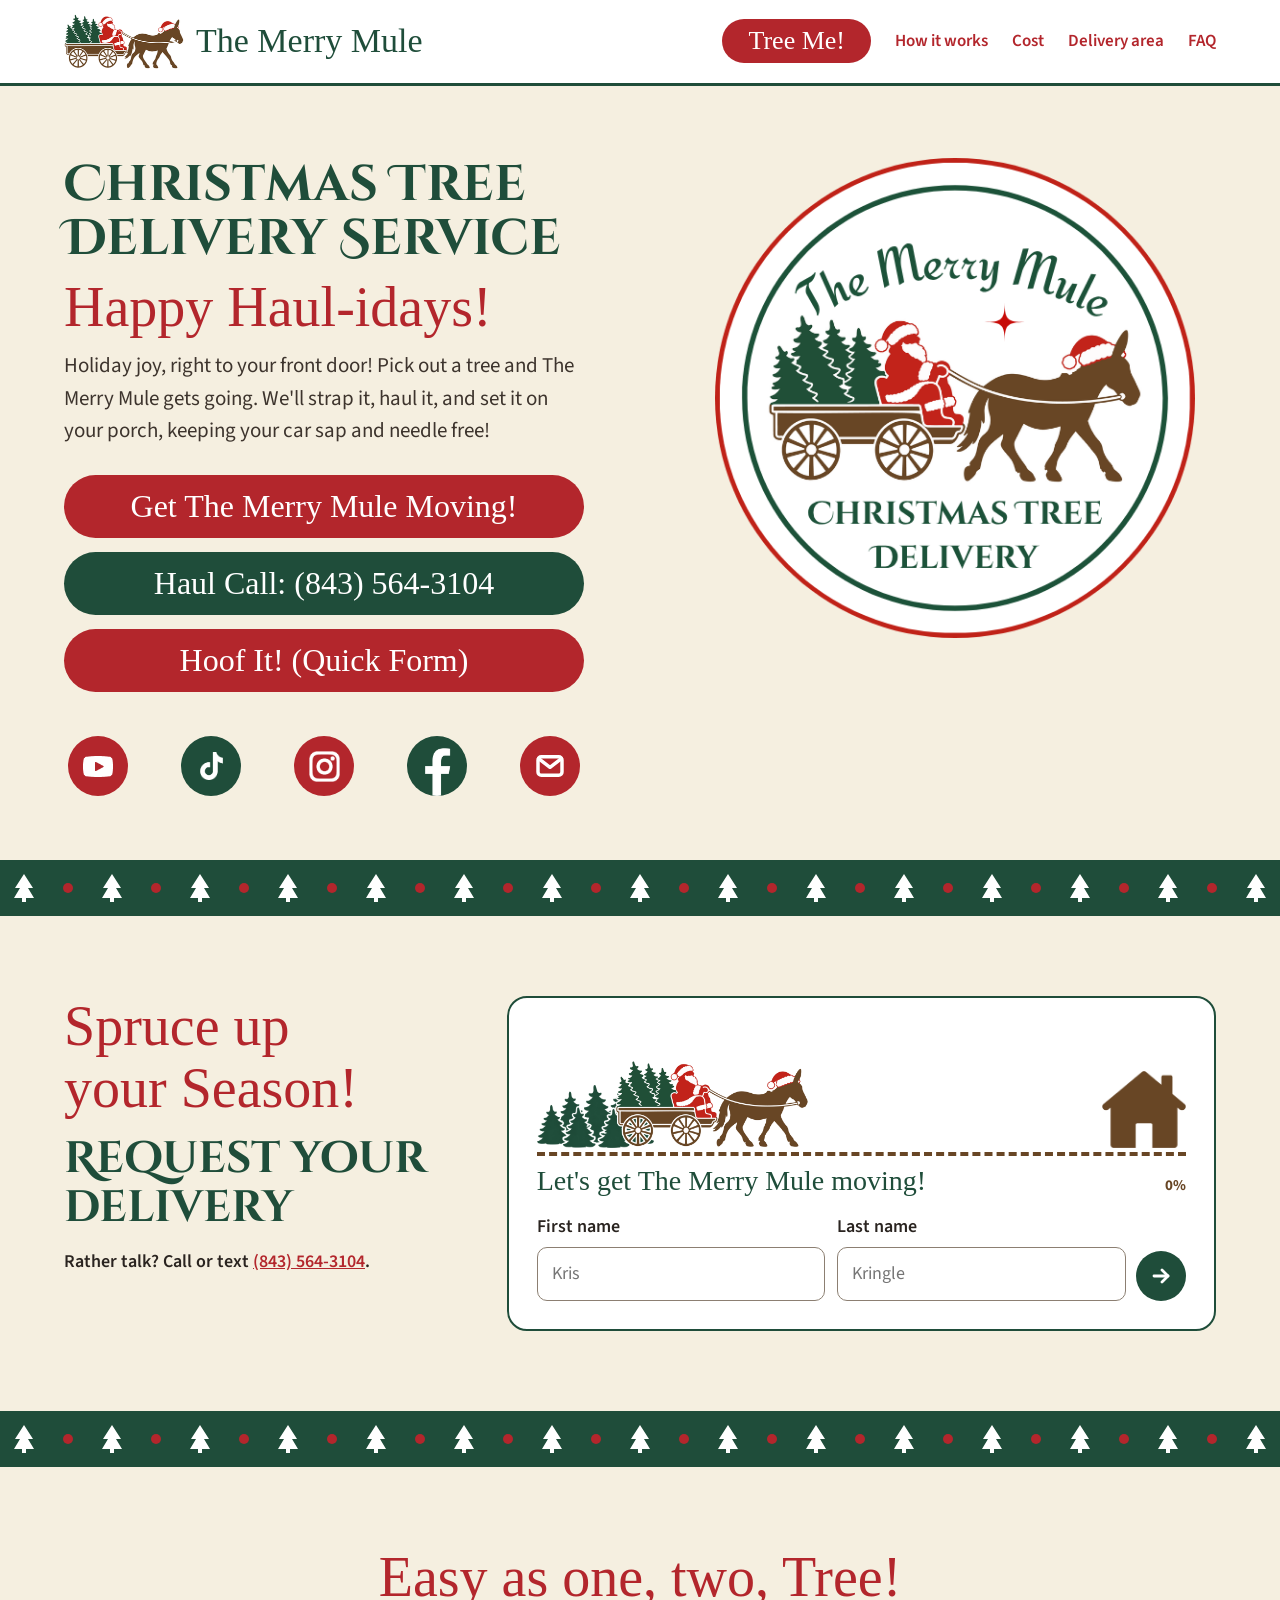
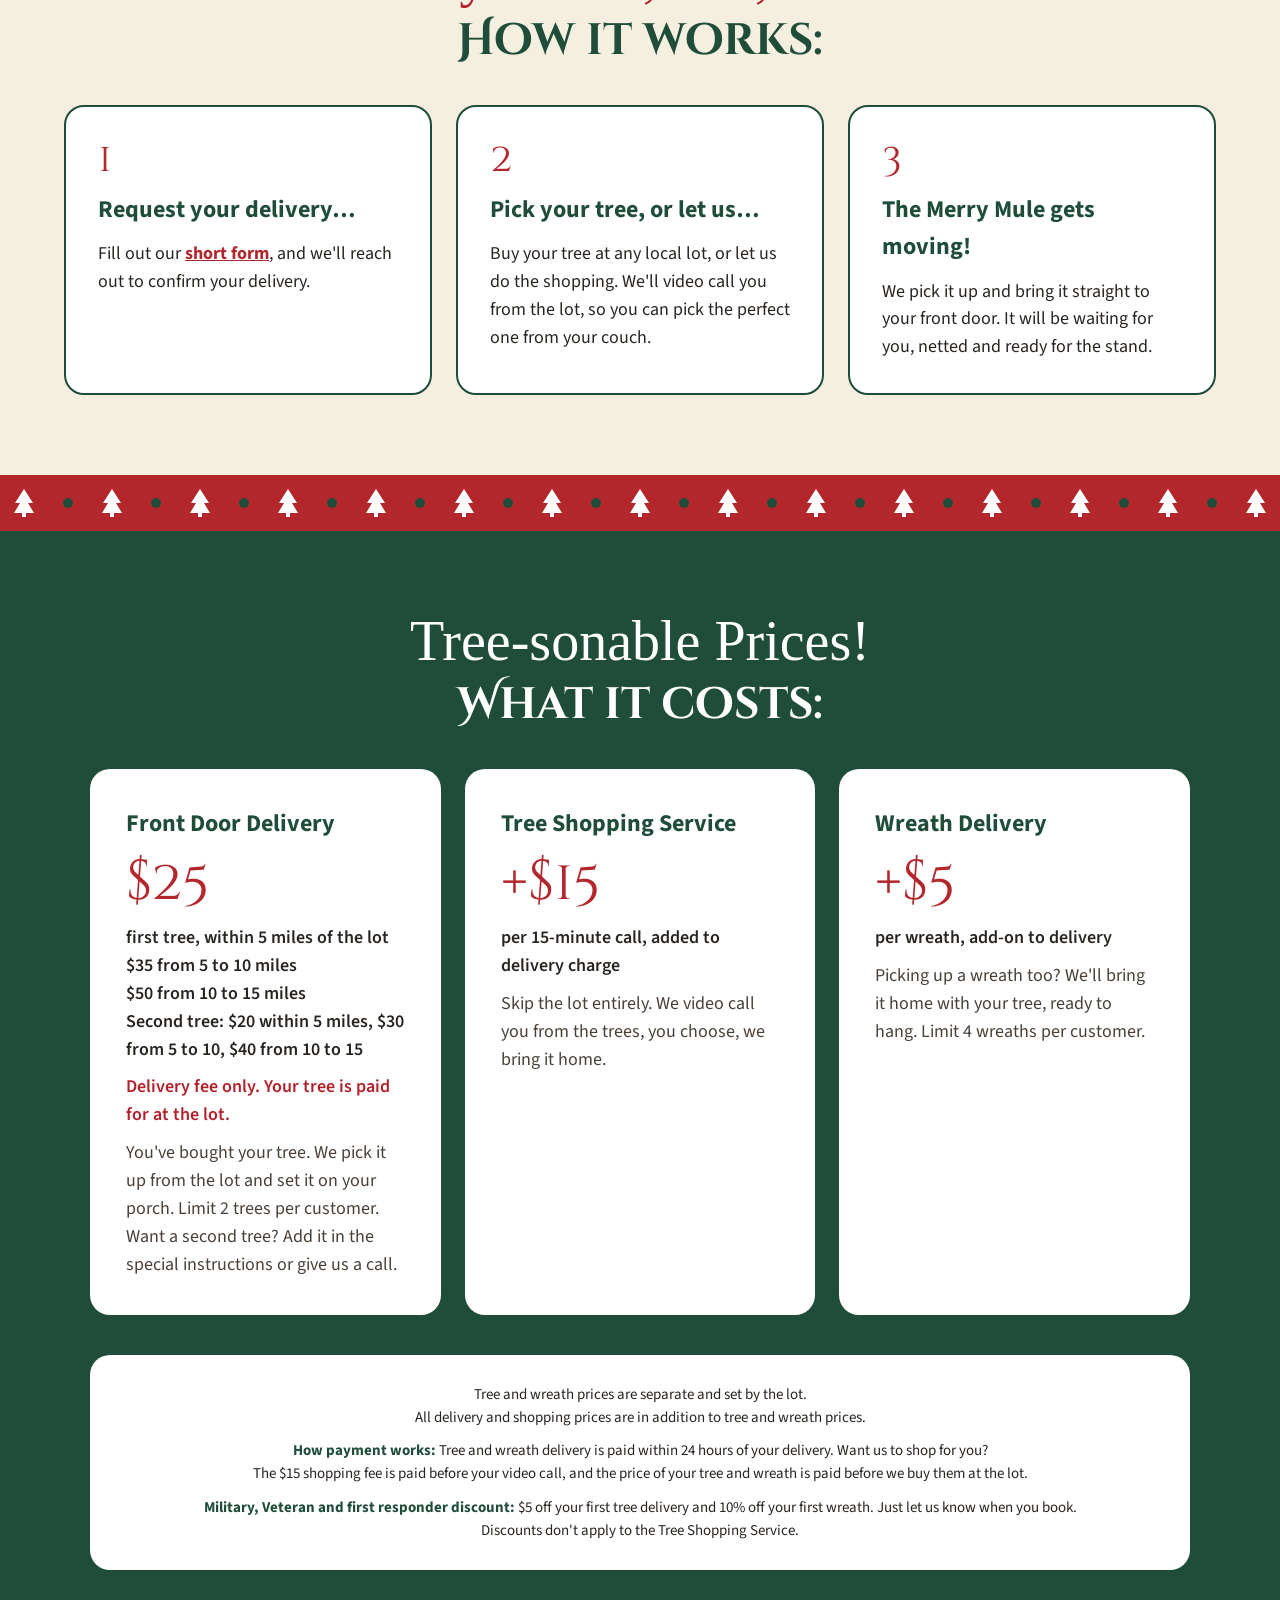
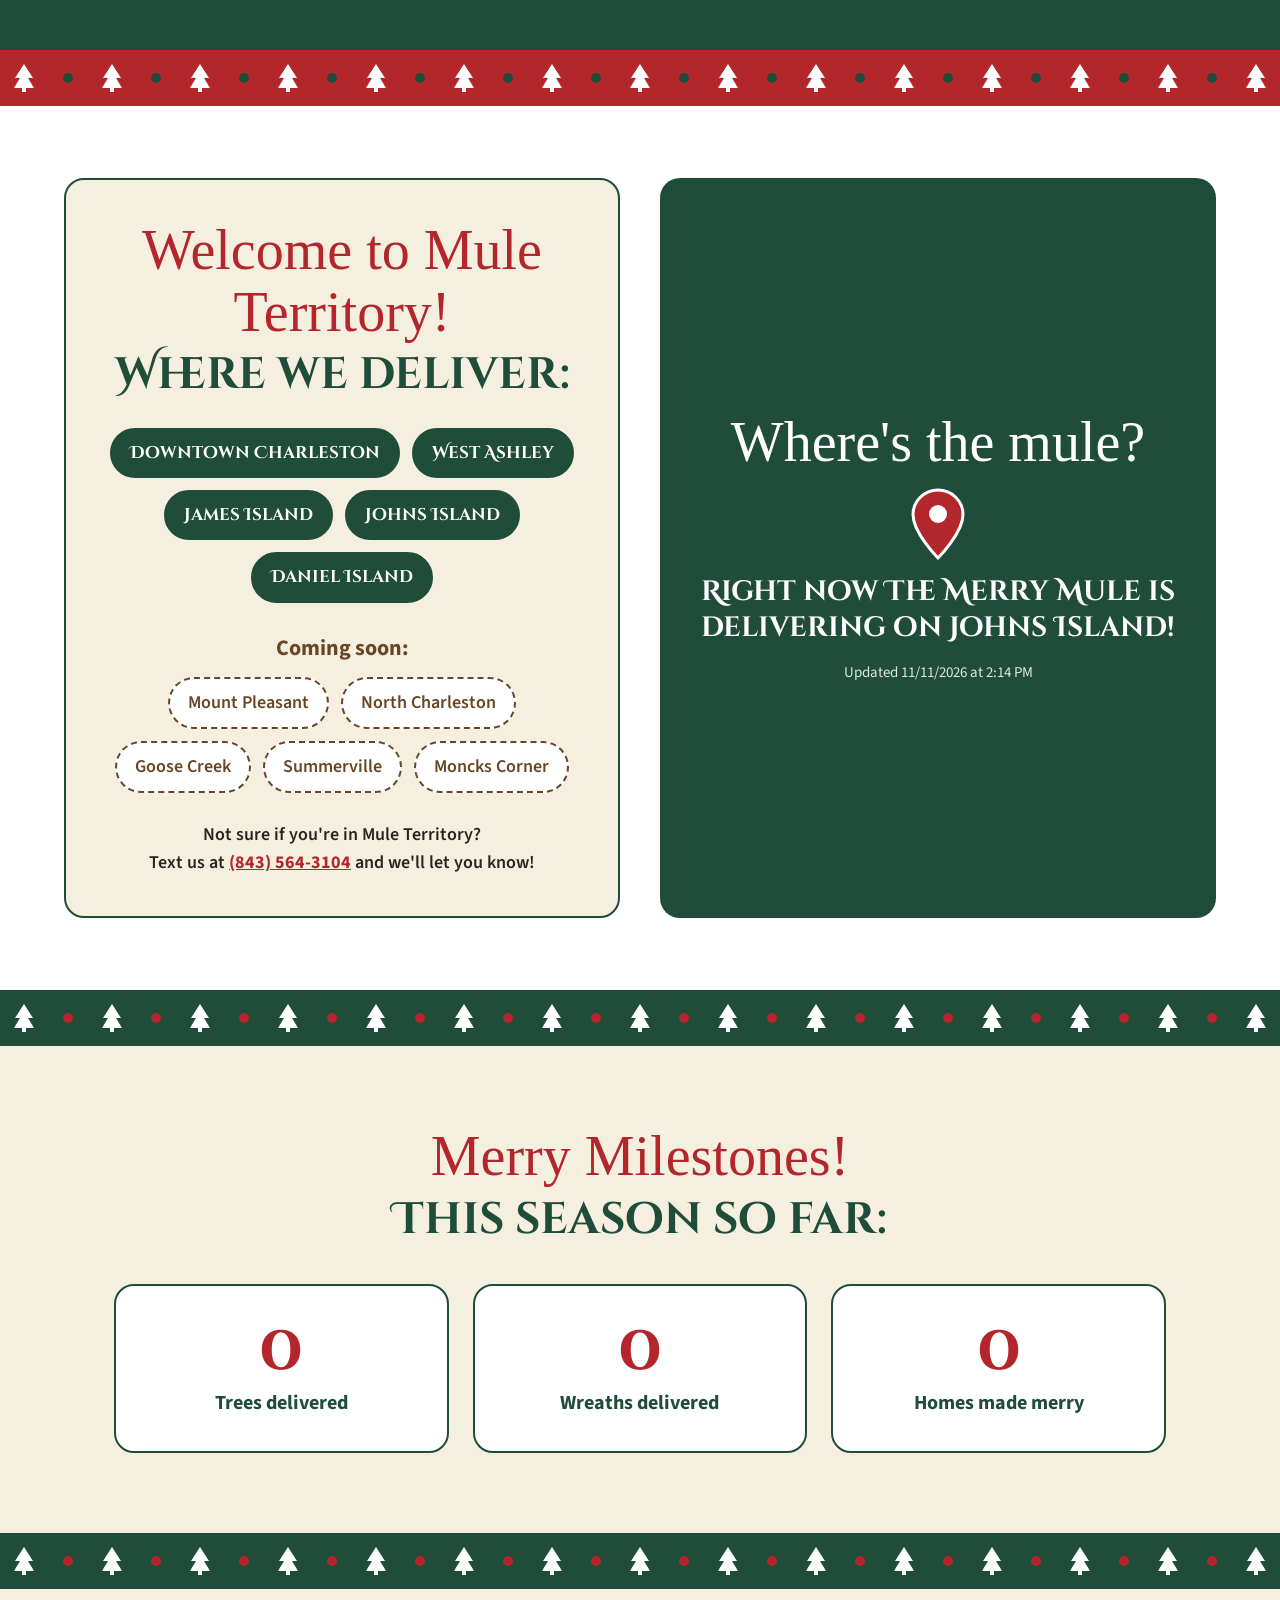
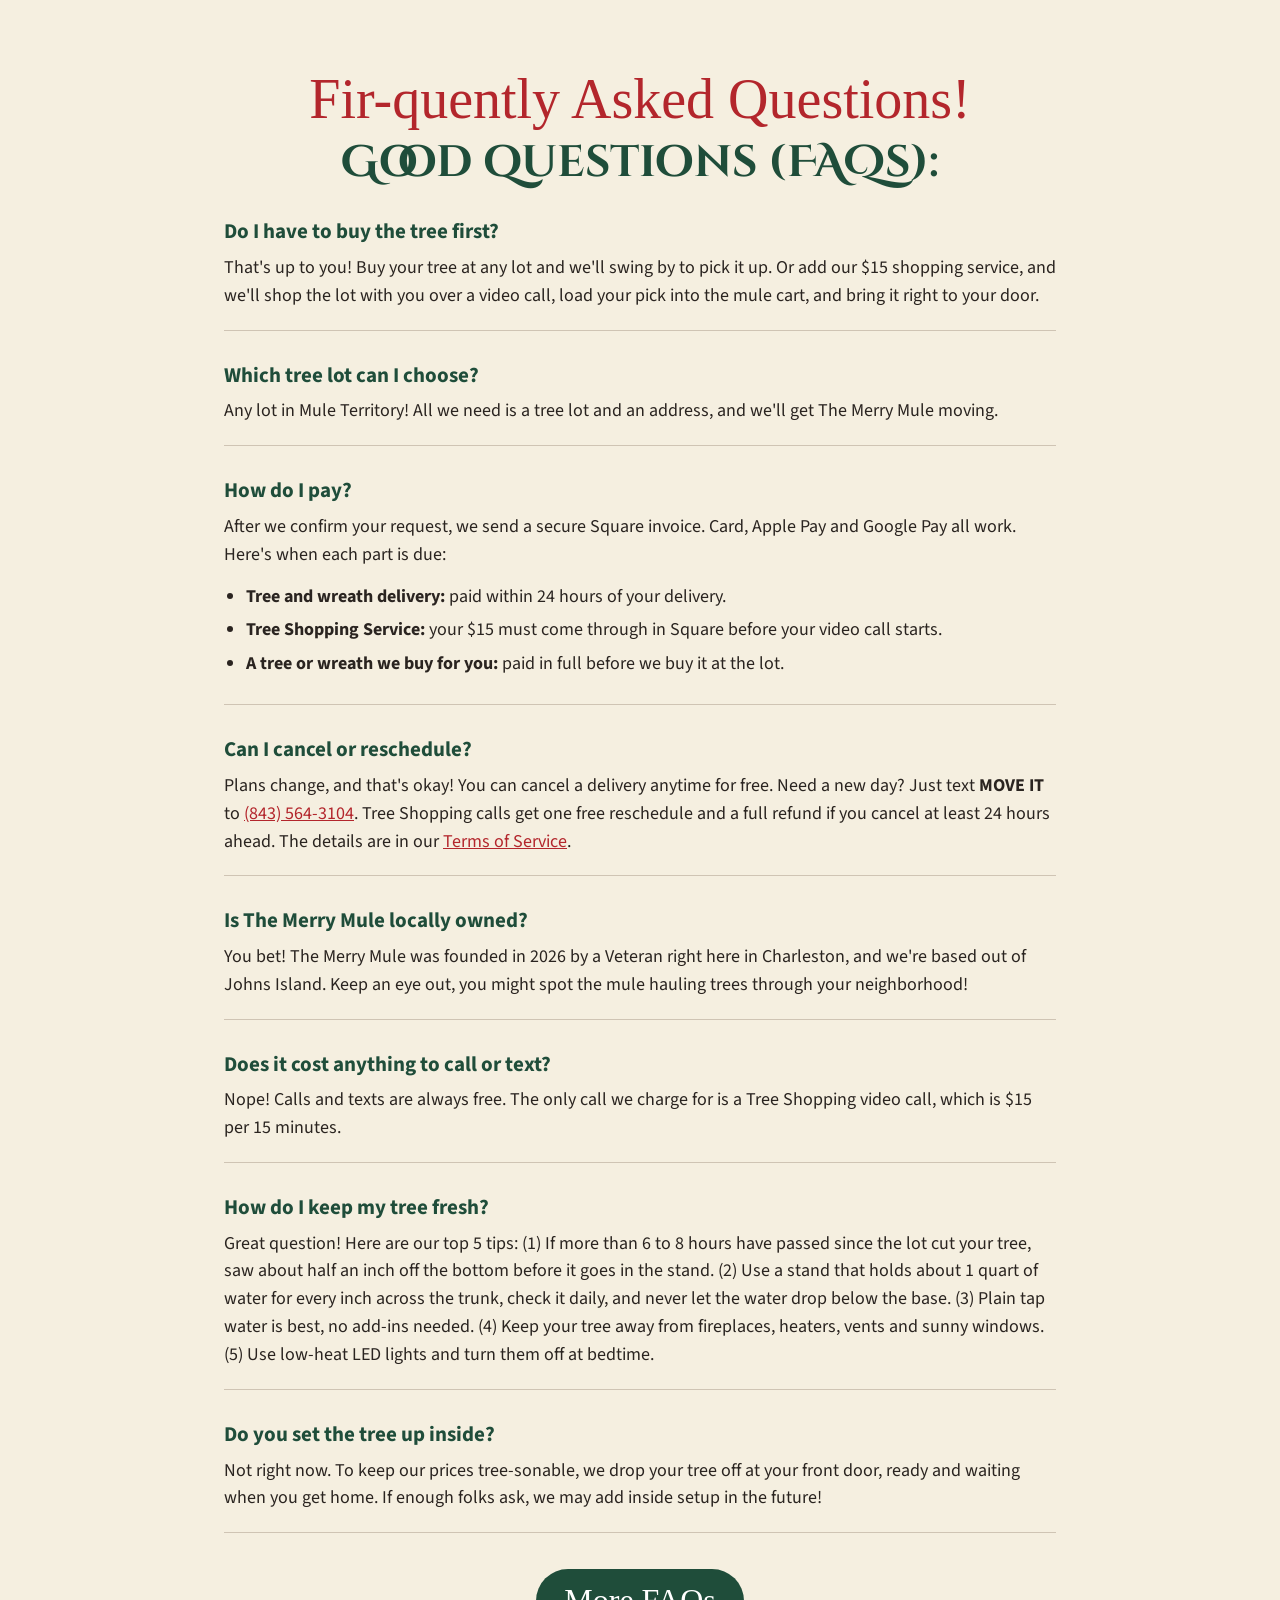
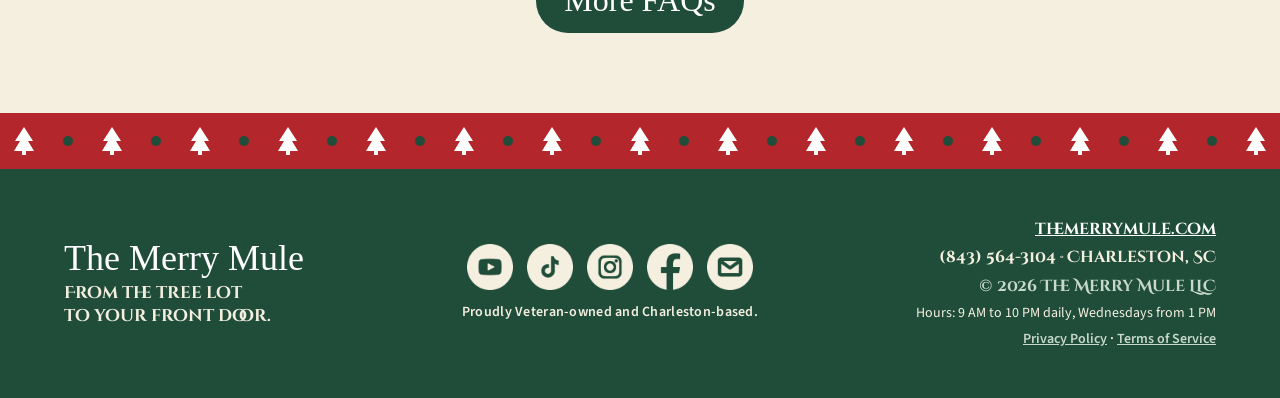
<file: index.html>
<!doctype html>
<html lang="en">
<head>
<!-- Google Tag Manager -->
<script>(function(w,d,s,l,i){w[l]=w[l]||[];w[l].push({'gtm.start':
new Date().getTime(),event:'gtm.js'});var f=d.getElementsByTagName(s)[0],
j=d.createElement(s),dl=l!='dataLayer'?'&l='+l:'';j.async=true;j.src=
'https://www.googletagmanager.com/gtm.js?id='+i+dl;f.parentNode.insertBefore(j,f);
})(window,document,'script','dataLayer','GTM-KTWTQXD2');</script>
<!-- End Google Tag Manager -->
<meta charset="utf-8">
<meta name="viewport" content="width=device-width, initial-scale=1">
<title>The Merry Mule | Christmas Tree Delivery in Charleston, SC</title>
<meta name="description" content="Christmas tree delivery in Charleston, SC. Buy your tree at any local lot and The Merry Mule hauls it to your front door. Delivery from $25. Veteran-owned on Johns Island.">
<link rel="canonical" href="https://www.themerrymule.com/">
<meta property="og:type" content="website">
<meta property="og:url" content="https://www.themerrymule.com/">
<meta property="og:title" content="The Merry Mule | Christmas Tree Delivery">
<meta property="og:description" content="Holiday joy, right to your front door! We haul your Christmas tree from the lot to your porch in Charleston, SC.">
<meta property="og:image" content="https://www.themerrymule.com/img/logo-circle.png">
<meta name="theme-color" content="#1F4D3A">
<link rel="icon" type="image/png" href="/favicon.png">
<link rel="apple-touch-icon" href="/apple-touch-icon.png">
<link rel="preconnect" href="https://fonts.googleapis.com">
<link rel="preconnect" href="https://fonts.gstatic.com" crossorigin>
<link rel="stylesheet" href="https://fonts.googleapis.com/css2?family=Cinzel+Decorative:wght@700&family=Redressed&family=Source+Sans+3:wght@400;600;700&display=swap">
<link rel="stylesheet" href="/styles.css">
<script type="application/ld+json">
{"@context":"https://schema.org","@type":"LocalBusiness","name":"The Merry Mule","description":"Christmas tree delivery service in Charleston, SC.","url":"https://www.themerrymule.com","telephone":"+1-843-564-3104","email":"haulidays@themerrymule.com","image":"https://www.themerrymule.com/img/logo-circle.png","address":{"@type":"PostalAddress","addressLocality":"Johns Island","addressRegion":"SC","addressCountry":"US"},"areaServed":["Downtown Charleston","West Ashley","James Island","Johns Island","Daniel Island"],"openingHoursSpecification":[{"@type":"OpeningHoursSpecification","dayOfWeek":["Sunday","Monday","Tuesday","Thursday","Friday","Saturday"],"opens":"09:00","closes":"22:00"},{"@type":"OpeningHoursSpecification","dayOfWeek":"Wednesday","opens":"13:00","closes":"22:00"}],"sameAs":["https://www.youtube.com/@TheMerryMule","https://www.tiktok.com/@the_merry_mule","https://www.instagram.com/the_merry_mule/","https://www.facebook.com/themerrymule"]}
</script>
</head>
<body>
<!-- Google Tag Manager (noscript) -->
<noscript><iframe src="https://www.googletagmanager.com/ns.html?id=GTM-KTWTQXD2" height="0" width="0" style="display:none;visibility:hidden"></iframe></noscript>
<!-- End Google Tag Manager (noscript) -->

<header class="mm-header">
<div class="mm-headrow">
<a class="mm-brand" href="#top" data-jump="top">
<img class="mm-headlogo" src="/img/logo-header.png" alt="The Merry Mule: Santa and the mule hauling a wagon of trees" width="120" height="86">
<span class="mm-brandname">The Merry Mule</span>
</a>
<nav class="mm-nav" aria-label="Main">
<a class="mm-pill" href="#spruce" data-jump="spruce">Tree Me!</a>
<a href="#how" data-jump="how">How it works</a>
<a href="#pricing" data-jump="pricing">Cost</a>
<a href="#area" data-jump="area">Delivery area</a>
<a href="#faq" data-jump="faq">FAQ</a>
</nav>
<button type="button" class="mm-burger" id="mm-burger" aria-label="Open menu" aria-expanded="false" aria-controls="mm-menu">
<svg class="bars" width="26" height="26" viewBox="0 0 24 24" aria-hidden="true" fill="none" stroke="#FFFFFF" stroke-width="2.6" stroke-linecap="round"><line x1="4" y1="7" x2="20" y2="7"/><line x1="4" y1="12" x2="20" y2="12"/><line x1="4" y1="17" x2="20" y2="17"/></svg>
<svg class="x" width="26" height="26" viewBox="0 0 24 24" aria-hidden="true" fill="none" stroke="#FFFFFF" stroke-width="2.6" stroke-linecap="round"><line x1="6" y1="6" x2="18" y2="18"/><line x1="18" y1="6" x2="6" y2="18"/></svg>
</button>
</div>
<nav class="mm-menu" id="mm-menu" aria-label="Mobile">
<a class="mm-pill" href="#spruce" data-jump="spruce">Tree Me!</a>
<a href="#how" data-jump="how">How it works</a>
<a href="#pricing" data-jump="pricing">Cost</a>
<a href="#area" data-jump="area">Delivery area</a>
<a href="#faq" data-jump="faq">FAQ</a>
</nav>
</header>

<main>
<section id="top" class="mm-hero">
<div style="flex:1 1 480px;min-width:0;display:flex;flex-direction:column;gap:22px">
<h1>Christmas Tree Delivery Service</h1>
<p class="script" style="margin:-11px 0;font-size:clamp(41px,6.6vw,56px);line-height:1.1;color:var(--red)">Happy Haul-idays!</p>
<p style="margin:0;font-size:21px;max-width:520px;color:#3D342D">Holiday joy, right to your front door! Pick out a tree and The Merry Mule gets going. We'll strap it, haul it, and set it on your porch, keeping your car sap and needle free!</p>
<div style="display:flex;flex-direction:column;gap:14px;margin-top:6px;width:100%;max-width:520px">
<a class="mm-bigbtn" href="#spruce" data-jump="spruce" style="background:var(--red)">Get The Merry Mule Moving!</a>
<a class="mm-bigbtn" href="tel:+18435643104" data-call="hero" style="background:var(--green)">Haul Call: <span style="white-space:nowrap">(843) 564-3104</span></a>
<a class="mm-bigbtn" href="/quick" style="background:var(--red)">Hoof It! <span style="white-space:nowrap">(Quick Form)</span></a>
</div>
<div class="mm-socials">
<a href="https://www.youtube.com/@TheMerryMule" target="_blank" rel="noopener" aria-label="The Merry Mule on YouTube" title="YouTube" style="background:var(--red)"><img src="/img/yt.png" alt="" style="width:30px;height:auto"></a>
<a href="https://www.tiktok.com/@the_merry_mule" target="_blank" rel="noopener" aria-label="The Merry Mule on TikTok" title="TikTok" style="background:var(--green)"><img src="/img/tt.png" alt="" style="width:23px;height:auto"></a>
<a href="https://www.instagram.com/the_merry_mule/" target="_blank" rel="noopener" aria-label="The Merry Mule on Instagram" title="Instagram" style="background:var(--red)"><img src="/img/ig.png" alt="" style="width:31px;height:auto"></a>
<a href="https://www.facebook.com/themerrymule" target="_blank" rel="noopener" aria-label="The Merry Mule on Facebook" title="Facebook" style="background:var(--green)"><img src="/img/fb.png" alt="" style="width:60px;height:60px;display:block"></a>
<a href="mailto:haulidays@themerrymule.com" aria-label="Email The Merry Mule" title="Email" style="background:var(--red)"><svg width="32" height="32" viewBox="0 0 24 24" aria-hidden="true" fill="none" stroke="#FFFFFF" stroke-width="2.6" stroke-linecap="round" stroke-linejoin="round"><rect x="3" y="5" width="18" height="14" rx="2.5"/><path d="M3.5 6.5l8.5 6.5 8.5-6.5"/></svg></a>
</div>
</div>
<div style="flex:1 1 420px;min-width:0;display:flex;justify-content:center">
<img src="/img/logo-circle.png" alt="The Merry Mule: a mule in a Santa hat pulling a wagon of Christmas trees" width="480" height="480" style="width:100%;max-width:480px;height:auto;display:block">
</div>
</section>

<div class="mm-strip" aria-hidden="true" style="background:var(--green)" data-dot="#B3262C"></div>

<section id="request" class="mm-request">
<div class="mm-req-head">
<p id="spruce" class="kicker mm-spruce">Spruce up<br class="mm-deskbr"> your Season!</p>
<h2 class="h2 mm-reqh2">Request your delivery</h2>
<p class="mm-desk-only" style="margin:0;font-weight:600">Rather talk? Call or text <a href="tel:+18435643104" data-call="form">(843) 564-3104</a>.</p>
</div>
<div style="flex:2 1 560px;min-width:0">
<form id="mm-form" class="mm-form" novalidate>
<div class="mm-track">
<div class="mm-road">
<img src="/img/tree-lot.png" alt="Tree lot" style="left:0;width:18%">
<img src="/img/house.png" alt="Your home" style="right:0;width:13%">
<img id="mm-wagon" src="/img/wagon.png" alt="The Merry Mule hauling a tree" style="left:12%;width:30%;transition:left .7s ease">
</div>
<div style="display:flex;justify-content:space-between;align-items:baseline;gap:12px;flex-wrap:wrap">
<span class="mm-tripmsg" id="mm-tripmsg">Let's get The Merry Mule moving!</span>
<span class="mm-pct" id="mm-pct">0%</span>
</div>
</div>

<div class="mm-page" data-page="1" data-req="first,last">
<div class="mm-fields"><div style="display:grid;grid-template-columns:1fr 1fr;gap:12px">
<label class="mm-lbl">First name<input class="mm-in" type="text" name="first" placeholder="Kris" autocomplete="given-name" enterkeyhint="next"></label>
<label class="mm-lbl">Last name<input class="mm-in" type="text" name="last" placeholder="Kringle" autocomplete="family-name" enterkeyhint="next"></label>
</div></div>
<button type="button" class="mm-circ next" aria-label="Next"></button>
</div>

<div class="mm-page" data-page="2" data-req="phone" hidden>
<button type="button" class="mm-circ back" aria-label="Back"></button>
<div class="mm-fields"><label class="mm-lbl">Phone<input class="mm-in" type="tel" name="phone" placeholder="(843) 555-MULE" autocomplete="tel" enterkeyhint="next"></label></div>
<button type="button" class="mm-circ next" aria-label="Next"></button>
</div>

<div class="mm-page" data-page="3" data-req="email" hidden>
<button type="button" class="mm-circ back" aria-label="Back"></button>
<div class="mm-fields"><label class="mm-lbl">Email<input class="mm-in" type="email" name="email" placeholder="christmaswishes@santasworkshop.org" autocomplete="email" enterkeyhint="next"></label></div>
<button type="button" class="mm-circ next" aria-label="Next"></button>
</div>

<div class="mm-page" data-page="4" data-req="address" hidden>
<button type="button" class="mm-circ back" aria-label="Back"></button>
<div class="mm-fields"><label class="mm-lbl">Delivery address <span style="font-weight:400;font-size:15px;color:#5A5048">(include town and ZIP code)</span><textarea class="mm-in" rows="2" name="address" placeholder="123 North Pole Lane, North Pole, SC 99705" autocomplete="street-address" enterkeyhint="next"></textarea></label></div>
<button type="button" class="mm-circ next" aria-label="Next"></button>
</div>

<div class="mm-page" data-page="5" data-req="tree" hidden>
<button type="button" class="mm-circ back" aria-label="Back"></button>
<div class="mm-fields"><fieldset style="margin:0;padding:0;border:0;display:flex;flex-wrap:wrap;column-gap:24px;row-gap:0">
<legend style="font-weight:600;font-size:18px;padding:0;margin-bottom:6px">Do you already have your tree?</legend>
<label class="mm-radio"><input type="radio" name="tree" value="yes">Yes</label>
<label class="mm-radio"><input type="radio" name="tree" value="no">No</label>
</fieldset></div>
<button type="button" class="mm-circ next" aria-label="Next"></button>
</div>

<div class="mm-page" data-page="6" data-req="lot" hidden>
<button type="button" class="mm-circ back" aria-label="Back"></button>
<div class="mm-fields"><label class="mm-lbl"><span id="mm-lotlabel">Which tree lot?</span><input class="mm-in" type="text" name="lot" placeholder="Trees R Us" enterkeyhint="next"></label></div>
<button type="button" class="mm-circ next" aria-label="Next"></button>
</div>

<div class="mm-page" data-page="7" data-req="height" hidden>
<button type="button" class="mm-circ back" aria-label="Back"></button>
<div class="mm-fields"><label class="mm-lbl"><span id="mm-heightlabel">About how tall is your tree?</span><input class="mm-in" type="text" name="height" placeholder="About 7 feet" enterkeyhint="next"></label></div>
<button type="button" class="mm-circ next" aria-label="Next"></button>
</div>

<div class="mm-page" data-page="8" data-req="" hidden>
<button type="button" class="mm-circ back" aria-label="Back"></button>
<div class="mm-fields"><label class="mm-lbl">How many wreaths? ($5 each)<select class="mm-in" name="wreaths"><option>None</option><option>1</option><option>2</option><option>3</option><option>4</option></select></label></div>
<button type="button" class="mm-circ next" aria-label="Next"></button>
</div>

<div class="mm-page" data-page="9" data-req="date" hidden>
<button type="button" class="mm-circ back" aria-label="Back"></button>
<div class="mm-fields"><label class="mm-lbl">Preferred delivery date<input class="mm-in" type="date" name="date" enterkeyhint="next"></label></div>
<button type="button" class="mm-circ next" aria-label="Next"></button>
</div>

<div class="mm-page" data-page="10" data-req="" hidden>
<button type="button" class="mm-circ back" aria-label="Back"></button>
<div class="mm-fields"><label class="mm-lbl">Special instructions (optional)<textarea class="mm-in notes" rows="3" name="notes" placeholder="Do not feed the reindeer."></textarea></label></div>
<button type="button" class="mm-circ next" aria-label="Next"></button>
</div>

<div class="mm-page" data-page="11" data-req="consent" hidden style="flex-direction:column;align-items:stretch;gap:16px">
<div class="mm-consent">
<label class="mm-check"><input type="checkbox" name="consent_service"><span><strong>Required:</strong> I agree to receive texts and emails from The Merry Mule about this delivery, including scheduling, payment and delivery updates. Msg &amp; data rates may apply. Reply STOP to opt out.</span></label>
<label class="mm-check"><input type="checkbox" name="consent_marketing"><span><strong>Optional:</strong> Yes, keep me on The Merry Mule's list! Send me occasional texts and emails with seasonal offers, including next year's tree delivery. Consent is not a condition of purchase. Msg frequency varies. Msg &amp; data rates may apply. Reply STOP to unsubscribe or HELP for help. See our <a href="/privacy">Privacy Policy</a>.</span></label>
</div>
<div style="display:flex;align-items:center;gap:10px">
<button type="button" class="mm-circ back" aria-label="Back"></button>
<button type="submit" class="mm-submit" id="mm-submit">Bring My Tree Home!</button>
</div>
<p style="margin:0;font-size:14px;color:#5A5048;text-align:center">We never ask for payment info here. Payments are handled securely through Square.</p>
<div class="mm-promise"><p class="script">Our Promise</p><p>Plans change. Cancel any delivery for free before we hit the road. Need a new day? Text <strong>MOVE IT</strong> to <a href="sms:+18435643104" data-call="form">(843) 564-3104</a>.</p></div>
</div>

<input type="text" name="company" tabindex="-1" autocomplete="off" aria-hidden="true" style="position:absolute;left:-9999px;width:1px;height:1px;opacity:0">
<p class="mm-nudge" id="mm-nudge" role="alert" hidden></p>
</form>

<div class="mm-thanks" id="mm-thanks" hidden>
<div class="mm-snow" aria-hidden="true" data-count="30" data-fall="560" data-seed="13"></div>
<div style="flex:1 1 200px;min-width:0;display:flex;justify-content:center;position:relative;z-index:1">
<img src="/img/logo-circle.png" alt="The Merry Mule logo" style="width:100%;max-width:260px;height:auto;border-radius:50%;background:#fff">
</div>
<div class="mm-thanks-text" style="flex:2 1 280px;min-width:0;display:flex;flex-direction:column;align-items:flex-start;gap:16px;position:relative;z-index:1">
<p class="script" style="margin:0;font-size:clamp(40px,6vw,56px);line-height:1.1">The Merry Mule<br>is on the move!</p>
<p style="margin:0;font-size:19px;max-width:440px">Thanks for choosing The Merry Mule. We can't wait to make your holiday bright!</p>
<button type="button" id="mm-again" style="font:inherit;font-weight:700;font-size:17px;background:#fff;color:var(--green);border:0;border-radius:999px;padding:12px 24px;min-height:48px;cursor:pointer">Book another delivery</button>
</div>
</div>
<p class="mm-mob-only" style="margin:18px 0 0;font-weight:600;text-align:center">Rather talk? Call or text <a href="tel:+18435643104" data-call="form">(843) 564-3104</a>.</p>
</div>
</section>

<div class="mm-strip" aria-hidden="true" style="background:var(--green)" data-dot="#B3262C"></div>

<section id="how" class="wrap" style="padding-top:80px;padding-bottom:80px;display:flex;flex-direction:column;gap:40px">
<div style="text-align:center;display:flex;flex-direction:column;gap:8px">
<p class="kicker">Easy as one, two, Tree!</p>
<h2 class="h2">How it works:</h2>
</div>
<div style="display:grid;grid-template-columns:repeat(auto-fit,minmax(280px,1fr));gap:24px">
<div class="mm-card"><span class="mm-num">1</span><h3>Request your delivery…</h3><p>Fill out our <a href="#spruce" data-jump="spruce" style="font-weight:700">short form</a>, and we'll reach out to confirm your delivery.</p></div>
<div class="mm-card"><span class="mm-num">2</span><h3>Pick your tree, or let us…</h3><p>Buy your tree at any local lot, or let us do the shopping. We'll video call you from the lot, so you can pick the perfect one from your couch.</p></div>
<div class="mm-card"><span class="mm-num">3</span><h3>The Merry Mule gets moving!</h3><p>We pick it up and bring it straight to your front door. It will be waiting for you, netted and ready for the stand.</p></div>
</div>
</section>

<div class="mm-strip" aria-hidden="true" style="background:var(--red)" data-dot="#1F4D3A"></div>

<section id="pricing" style="position:relative;overflow:hidden;background:var(--green);color:var(--cream)">
<div class="mm-snow" aria-hidden="true" data-count="44" data-fall="1200" data-seed="0"></div>
<div class="wrap" style="position:relative;z-index:1;padding-top:80px;padding-bottom:80px;display:flex;flex-direction:column;gap:40px">
<div style="text-align:center;display:flex;flex-direction:column;gap:8px">
<p class="kicker" style="color:#fff">Tree-sonable Prices!</p>
<h2 class="h2" style="color:#fff">What it costs:</h2>
</div>
<div style="display:grid;grid-template-columns:repeat(auto-fit,minmax(260px,1fr));gap:24px;max-width:1100px;width:100%;margin:0 auto">
<div class="mm-price"><h3>Front Door Delivery</h3><p class="amt">$25</p><p style="font-weight:600">first tree, within 5 miles of the lot<br>$35 from 5 to 10 miles<br>$50 from 10 to 15 miles<br>Second tree: $20 within 5 miles, $30 from 5 to 10, $40 from 10 to 15</p><p style="font-weight:600;color:#B3202A">Delivery fee only. Your tree is paid for at the lot.</p><p style="color:#4A4038">You've bought your tree. We pick it up from the lot and set it on your porch. Limit 2 trees per customer. Want a second tree? Add it in the special instructions or give us a call.</p></div>
<div class="mm-price"><h3>Tree Shopping Service</h3><p class="amt">+$15</p><p style="font-weight:600">per 15-minute call, added to delivery charge</p><p style="color:#4A4038">Skip the lot entirely. We video call you from the trees, you choose, we bring it home.</p></div>
<div class="mm-price"><h3>Wreath Delivery</h3><p class="amt">+$5</p><p style="font-weight:600">per wreath, add-on to delivery</p><p style="color:#4A4038">Picking up a wreath too? We'll bring it home with your tree, ready to hang. Limit 4 wreaths per customer.</p></div>
</div>
<div style="max-width:1100px;width:100%;margin:0 auto;background:#fff;border-radius:20px;padding:28px 32px;display:flex;flex-direction:column;gap:10px;text-align:center;font-size:15px;color:var(--ink)">
<p style="margin:0">Tree and wreath prices are separate and set by the lot.<br>All delivery and shopping prices are in addition to tree and wreath prices.</p>
<p style="margin:0"><strong style="color:var(--green)">How payment works:</strong> Tree and wreath delivery is paid within 24 hours of your delivery. Want us to shop for you?<br>The $15 shopping fee is paid before your video call, and the price of your tree and wreath is paid before we buy them at the lot.</p>
<p style="margin:0"><strong style="color:var(--green)">Military, Veteran and first responder discount:</strong> $5 off your first tree delivery and 10% off your first wreath. Just let us know when you book.<br>Discounts don't apply to the Tree Shopping Service.</p>
</div>
</div>
</section>

<div class="mm-strip" aria-hidden="true" style="background:var(--red)" data-dot="#1F4D3A"></div>

<section id="area" style="background:#fff">
<div class="wrap" style="padding-top:72px;padding-bottom:72px;display:flex;flex-wrap:wrap;align-items:stretch;gap:40px">
<div style="flex:1 1 380px;min-width:0;background:var(--cream);border:2px solid var(--green);border-radius:20px;padding:40px 32px;display:flex;flex-direction:column;align-items:center;justify-content:center;gap:28px;text-align:center">
<div style="display:flex;flex-direction:column;gap:8px">
<p class="kicker">Welcome to Mule Territory!</p>
<h2 class="h2">Where we deliver:</h2>
</div>
<ul class="mm-chips">
<li class="mm-chip">Downtown Charleston</li><li class="mm-chip">West Ashley</li><li class="mm-chip">James Island</li><li class="mm-chip">Johns Island</li><li class="mm-chip">Daniel Island</li>
</ul>
<div style="display:flex;flex-direction:column;align-items:center;gap:12px">
<h3 style="margin:0;font-size:22px;color:var(--brown)">Coming soon:</h3>
<ul class="mm-chips">
<li class="mm-chip soon">Mount Pleasant</li><li class="mm-chip soon">North Charleston</li><li class="mm-chip soon">Goose Creek</li><li class="mm-chip soon">Summerville</li><li class="mm-chip soon">Moncks Corner</li>
</ul>
</div>
<p style="margin:0;max-width:460px;font-weight:600">Not sure if you're in Mule Territory?<br>Text us at <a href="sms:+18435643104" data-call="text" style="font-weight:700">(843) 564-3104</a> and we'll let you know!</p>
</div>
<div style="flex:1 1 380px;min-width:0;position:relative;overflow:hidden;background:var(--green);color:#fff;border-radius:20px;padding:40px 32px;display:flex;flex-direction:column;align-items:center;justify-content:center;gap:16px;text-align:center">
<div class="mm-snow" aria-hidden="true" data-count="26" data-fall="480" data-seed="21"></div>
<div style="position:relative;z-index:1;display:flex;flex-direction:column;align-items:center;gap:14px">
<p class="script" style="margin:0;font-size:clamp(40px,6vw,56px);line-height:1.1">Where's the mule?</p>
<svg width="56" height="72" viewBox="0 0 56 72" role="img" aria-label="Location pin"><path d="M28 2C14.2 2 3 13 3 26.6 3 45 28 70 28 70s25-25 25-43.4C53 13 41.8 2 28 2z" fill="#B3262C" stroke="#FFFFFF" stroke-width="3"/><circle cx="28" cy="26" r="9" fill="#FFFFFF"/></svg>
<p id="mm-mule-status" style="margin:0;font-family:var(--head);font-weight:700;font-size:clamp(22px,3vw,28px);line-height:1.3"></p>
<p style="margin:0;font-size:15px;color:#DCE7DF">Updated <span id="mm-mule-updated"></span></p>
</div>
</div>
</div>
</section>

<div class="mm-strip" aria-hidden="true" style="background:var(--green)" data-dot="#B3262C"></div>

<section id="milestones" style="max-width:1100px;margin:0 auto;padding:80px 24px;display:flex;flex-direction:column;align-items:center;gap:40px;text-align:center">
<div style="display:flex;flex-direction:column;gap:8px">
<p class="kicker">Merry Milestones!</p>
<h2 class="h2">This season so far:</h2>
</div>
<div id="mm-milestones" style="width:100%;display:grid;grid-template-columns:repeat(auto-fit,minmax(240px,1fr));gap:24px"></div>
</section>

<div class="mm-strip" aria-hidden="true" style="background:var(--green)" data-dot="#B3262C"></div>

<section id="faq" style="max-width:880px;margin:0 auto;padding:80px 24px;display:flex;flex-direction:column;gap:28px">
<div style="display:flex;flex-direction:column;gap:8px;text-align:center">
<p class="kicker">Fir-quently Asked Questions!</p>
<h2 class="h2">Good questions (FAQs):</h2>
</div>
<div class="mm-faq"><h3>Do I have to buy the tree first?</h3><p>That's up to you! Buy your tree at any lot and we'll swing by to pick it up. Or add our $15 shopping service, and we'll shop the lot with you over a video call, load your pick into the mule cart, and bring it right to your door.</p></div>
<div class="mm-faq"><h3>Which tree lot can I choose?</h3><p>Any lot in Mule Territory! All we need is a tree lot and an address, and we'll get The Merry Mule moving.</p></div>
<div class="mm-faq"><h3>How do I pay?</h3><p>After we confirm your request, we send a secure Square invoice. Card, Apple Pay and Google Pay all work. Here's when each part is due:</p><ul class="mm-faqlist"><li><strong>Tree and wreath delivery:</strong> paid within 24 hours of your delivery.</li><li><strong>Tree Shopping Service:</strong> your $15 must come through in Square before your video call starts.</li><li><strong>A tree or wreath we buy for you:</strong> paid in full before we buy it at the lot.</li></ul></div>
<div class="mm-faq"><h3>Can I cancel or reschedule?</h3><p>Plans change, and that's okay! You can cancel a delivery anytime for free. Need a new day? Just text <strong>MOVE IT</strong> to <a href="sms:+18435643104" data-call="faq">(843) 564-3104</a>. Tree Shopping calls get one free reschedule and a full refund if you cancel at least 24 hours ahead. The details are in our <a href="/terms#cancellations">Terms of Service</a>.</p></div>
<div class="mm-faq"><h3>Is The Merry Mule locally owned?</h3><p>You bet! The Merry Mule was founded in 2026 by a Veteran right here in Charleston, and we're based out of Johns Island. Keep an eye out, you might spot the mule hauling trees through your neighborhood!</p></div>
<div class="mm-faq"><h3>Does it cost anything to call or text?</h3><p>Nope! Calls and texts are always free. The only call we charge for is a Tree Shopping video call, which is $15 per 15 minutes.</p></div>
<div class="mm-faq"><h3>How do I keep my tree fresh?</h3><p>Great question! Here are our top 5 tips: (1) If more than 6 to 8 hours have passed since the lot cut your tree, saw about half an inch off the bottom before it goes in the stand. (2) Use a stand that holds about 1 quart of water for every inch across the trunk, check it daily, and never let the water drop below the base. (3) Plain tap water is best, no add-ins needed. (4) Keep your tree away from fireplaces, heaters, vents and sunny windows. (5) Use low-heat LED lights and turn them off at bedtime.</p></div>
<div class="mm-faq"><h3>Do you set the tree up inside?</h3><p>Not right now. To keep our prices tree-sonable, we drop your tree off at your front door, ready and waiting when you get home. If enough folks ask, we may add inside setup in the future!</p></div>
<p class="mm-morefaq"><a class="mm-bigbtn" href="/faq" style="background:var(--green)">More FAQs</a></p>
</section>
</main>

<div class="mm-strip" aria-hidden="true" style="background:var(--red)" data-dot="#1F4D3A"></div>

<footer class="mm-footer">
<div class="mm-snow" aria-hidden="true" data-count="24" data-fall="320" data-seed="7"></div>
<div class="mm-foot-inner">
<div class="mm-foot-left">
<span class="script" style="font-size:36px;color:#fff;line-height:1.1">The Merry Mule</span>
<span style="font-family:var(--head);font-weight:700;font-size:17px;line-height:1.35">From the tree lot<br>to your front door.</span>
</div>
<div class="mm-foot-mid">
<div class="mm-foot-icons">
<a href="https://www.youtube.com/@TheMerryMule" target="_blank" rel="noopener" aria-label="YouTube"><img src="/img/foot-yt.png" alt="YouTube"></a>
<a href="https://www.tiktok.com/@the_merry_mule" target="_blank" rel="noopener" aria-label="TikTok"><img src="/img/foot-tt.png" alt="TikTok"></a>
<a href="https://www.instagram.com/the_merry_mule/" target="_blank" rel="noopener" aria-label="Instagram"><img src="/img/foot-ig.png" alt="Instagram"></a>
<a href="https://www.facebook.com/themerrymule" target="_blank" rel="noopener" aria-label="Facebook"><img src="/img/foot-fb.png" alt="Facebook"></a>
<a href="mailto:haulidays@themerrymule.com" aria-label="Email"><img src="/img/foot-email.png" alt="Email"></a>
</div>
<span style="font-size:14px;font-weight:600;letter-spacing:.02em;text-align:center">Proudly Veteran-owned and Charleston-based.</span>
</div>
<div class="mm-foot-right">
<a href="https://www.themerrymule.com">themerrymule.com</a>
<span>(843) 564-3104 · Charleston, SC</span>
<span style="color:#C9D8CD">© 2026 The Merry Mule LLC</span>
<span class="mm-foot-legal" style="font-weight:400">Hours: 9 AM to 10 PM daily, Wednesdays from 1 PM</span>
<span class="mm-foot-legal"><a href="/privacy">Privacy Policy</a> &middot; <a href="/terms">Terms of Service</a></span>
</div>
</div>
</footer>

<script src="/site.js"></script>
</body>
</html>
</file>
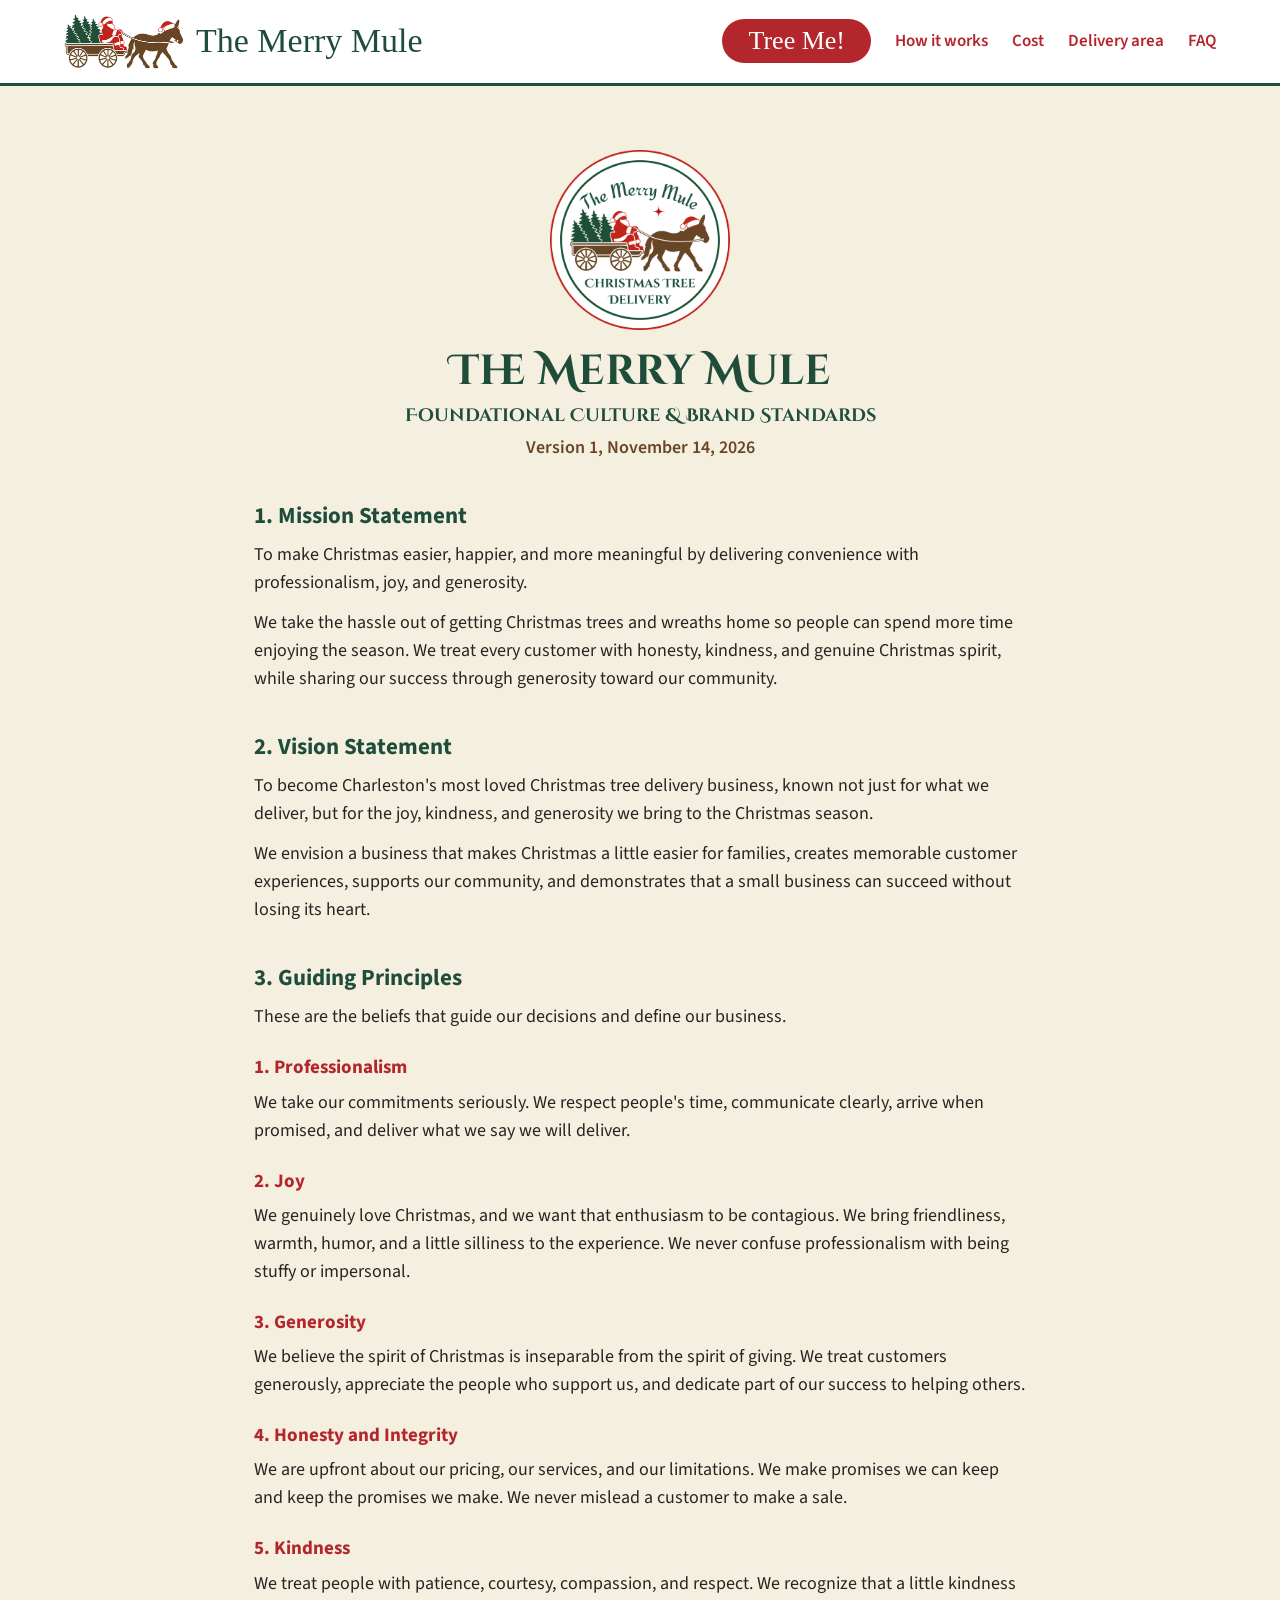
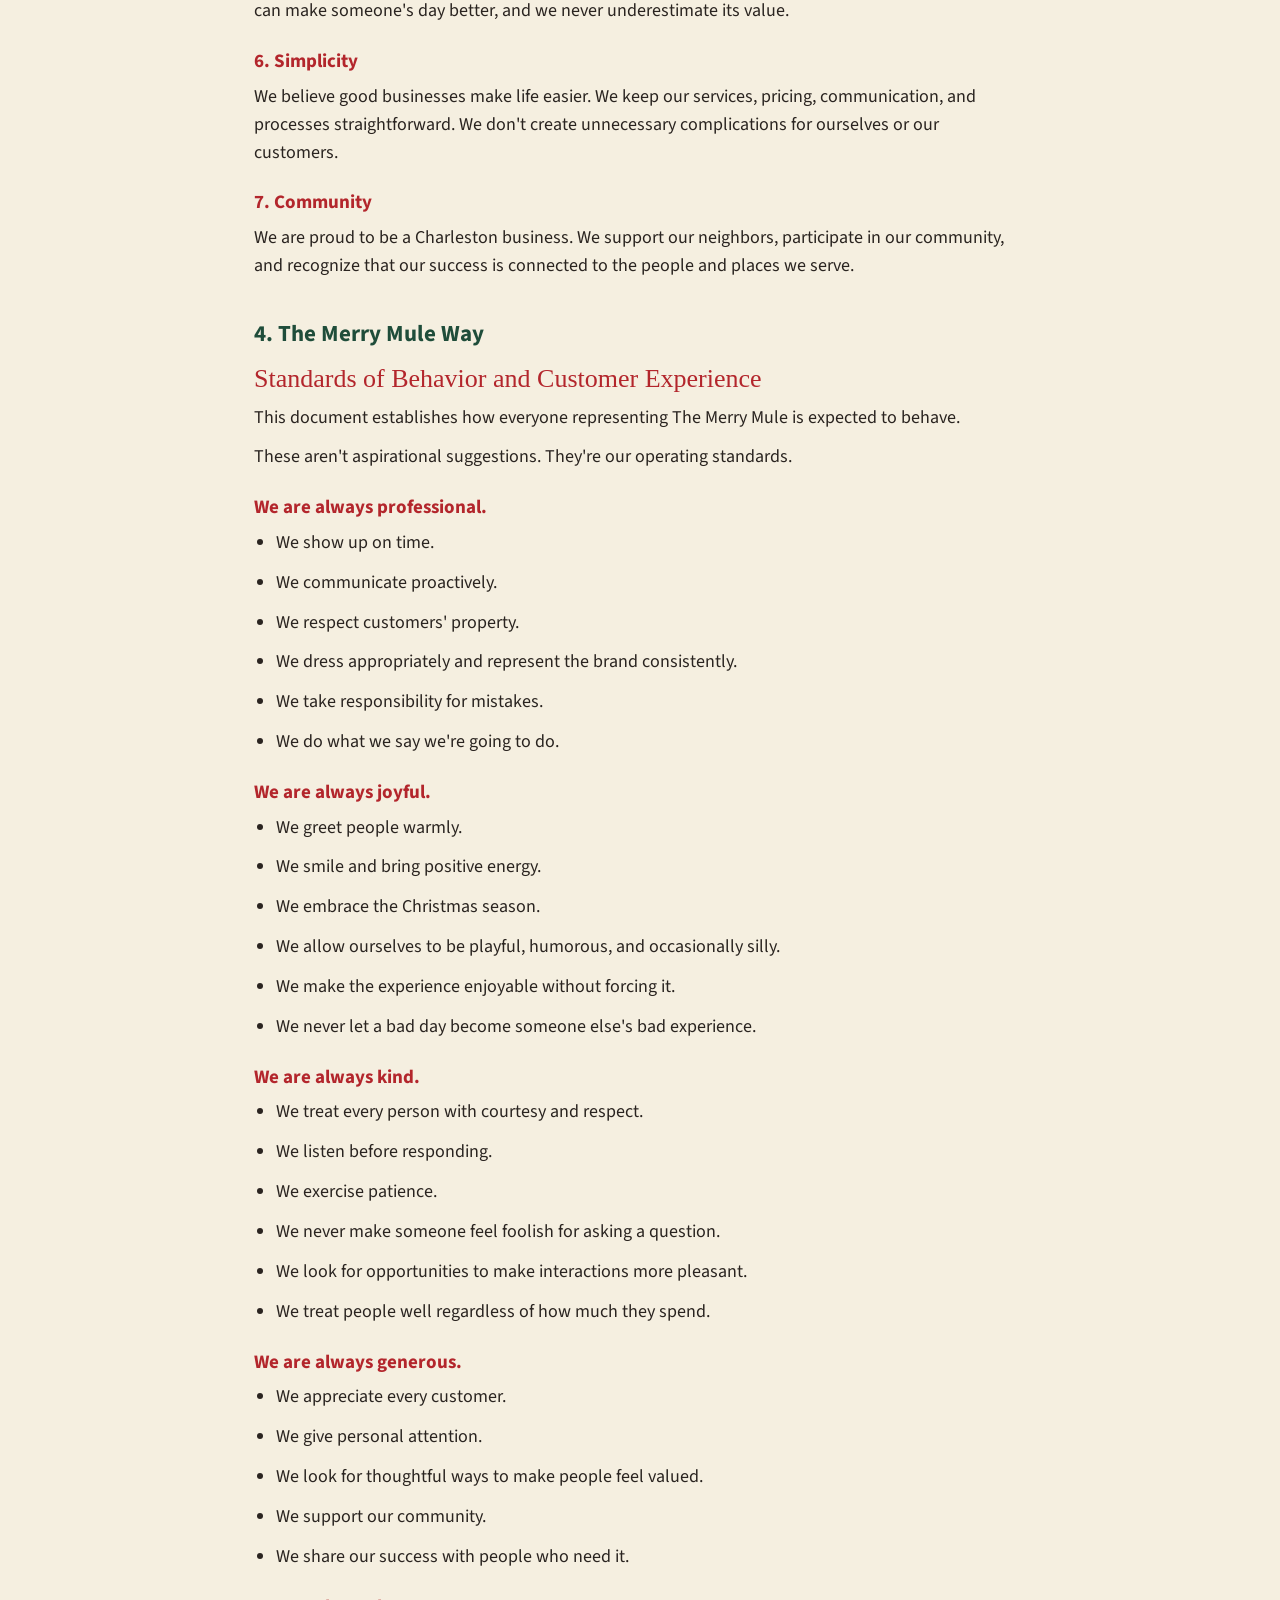
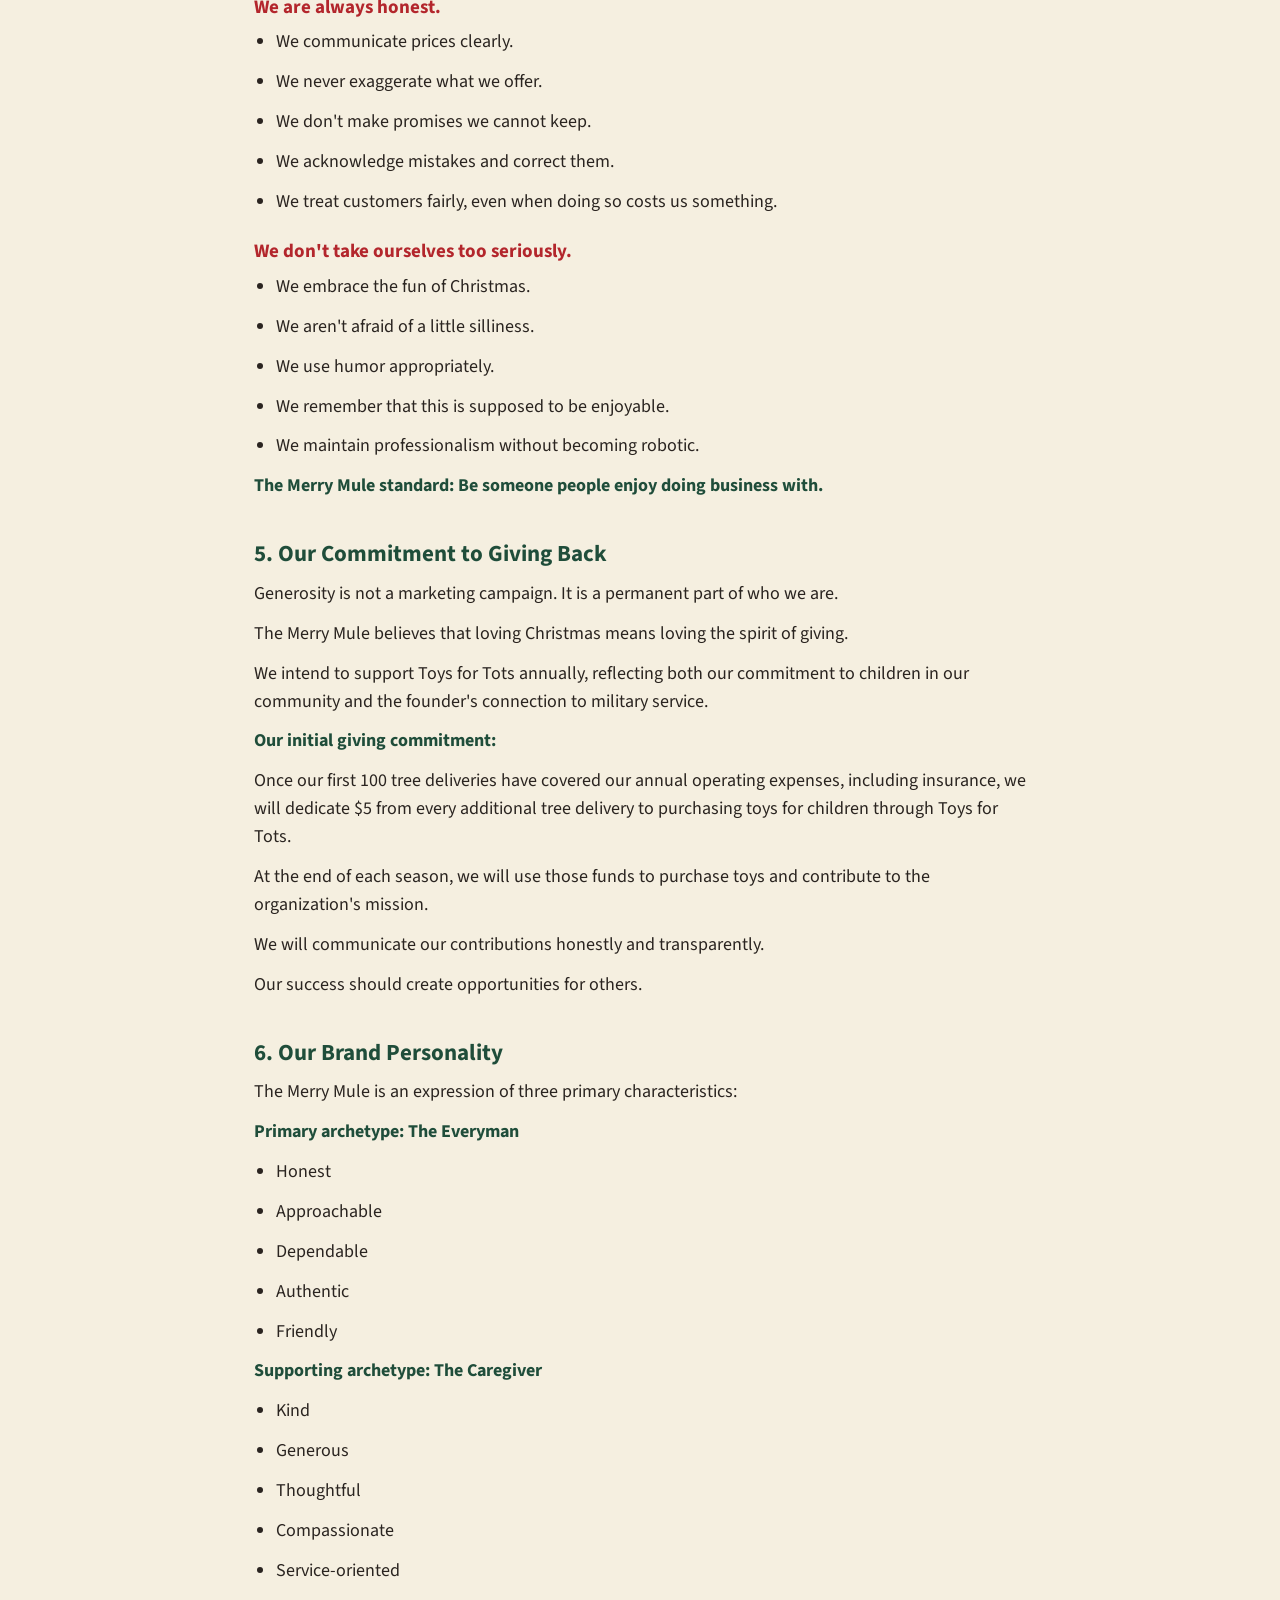
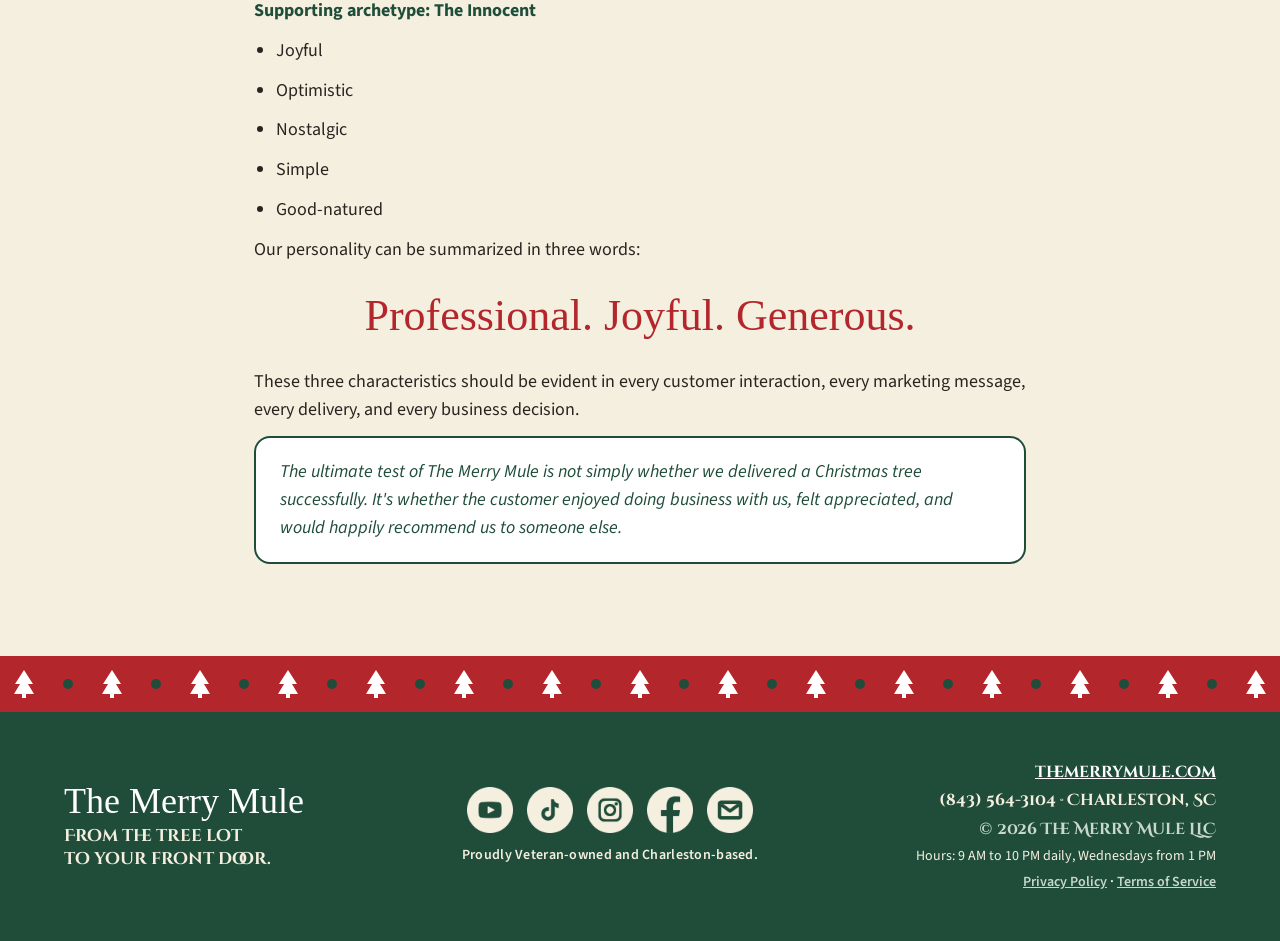
<file: culture.html>
<!doctype html>
<html lang="en">
<head>
<!-- Google Tag Manager -->
<script>(function(w,d,s,l,i){w[l]=w[l]||[];w[l].push({'gtm.start':
new Date().getTime(),event:'gtm.js'});var f=d.getElementsByTagName(s)[0],
j=d.createElement(s),dl=l!='dataLayer'?'&l='+l:'';j.async=true;j.src=
'https://www.googletagmanager.com/gtm.js?id='+i+dl;f.parentNode.insertBefore(j,f);
})(window,document,'script','dataLayer','GTM-KTWTQXD2');</script>
<!-- End Google Tag Manager -->
<meta charset="utf-8">
<meta name="viewport" content="width=device-width, initial-scale=1">
<title>Our Culture | The Merry Mule</title>
<meta name="description" content="The Merry Mule mission, vision, guiding principles, standards of behavior, giving commitment and brand personality.">
<link rel="canonical" href="https://www.themerrymule.com/culture">
<meta name="theme-color" content="#1F4D3A">
<link rel="icon" type="image/png" href="/favicon.png">
<link rel="apple-touch-icon" href="/apple-touch-icon.png">
<link rel="preconnect" href="https://fonts.googleapis.com">
<link rel="preconnect" href="https://fonts.gstatic.com" crossorigin>
<link rel="stylesheet" href="https://fonts.googleapis.com/css2?family=Cinzel+Decorative:wght@700&family=Redressed&family=Source+Sans+3:wght@400;600;700&display=swap">
<link rel="stylesheet" href="/styles.css">
</head>
<body>
<!-- Google Tag Manager (noscript) -->
<noscript><iframe src="https://www.googletagmanager.com/ns.html?id=GTM-KTWTQXD2" height="0" width="0" style="display:none;visibility:hidden"></iframe></noscript>
<!-- End Google Tag Manager (noscript) -->

<header class="mm-header">
<div class="mm-headrow">
<a class="mm-brand" href="/">
<img class="mm-headlogo" src="/img/logo-header.png" alt="The Merry Mule: Santa and the mule hauling a wagon of trees" width="120" height="86">
<span class="mm-brandname">The Merry Mule</span>
</a>
<nav class="mm-nav" aria-label="Main">
<a class="mm-pill" href="/#spruce">Tree Me!</a>
<a href="/#how">How it works</a>
<a href="/#pricing">Cost</a>
<a href="/#area">Delivery area</a>
<a href="/#faq">FAQ</a>
</nav>
<button type="button" class="mm-burger" id="mm-burger" aria-label="Open menu" aria-expanded="false" aria-controls="mm-menu">
<svg class="bars" width="26" height="26" viewBox="0 0 24 24" aria-hidden="true" fill="none" stroke="#FFFFFF" stroke-width="2.6" stroke-linecap="round"><line x1="4" y1="7" x2="20" y2="7"/><line x1="4" y1="12" x2="20" y2="12"/><line x1="4" y1="17" x2="20" y2="17"/></svg>
<svg class="x" width="26" height="26" viewBox="0 0 24 24" aria-hidden="true" fill="none" stroke="#FFFFFF" stroke-width="2.6" stroke-linecap="round"><line x1="6" y1="6" x2="18" y2="18"/><line x1="18" y1="6" x2="6" y2="18"/></svg>
</button>
</div>
<nav class="mm-menu" id="mm-menu" aria-label="Mobile">
<a class="mm-pill" href="/#spruce">Tree Me!</a>
<a href="/#how">How it works</a>
<a href="/#pricing">Cost</a>
<a href="/#area">Delivery area</a>
<a href="/#faq">FAQ</a>
</nav>
</header>

<main class="mm-legal mm-culture">
<img class="logo" src="/img/logo-circle.png" alt="The Merry Mule logo">
<h1 style="text-align:center">The Merry Mule</h1>
<p style="text-align:center;font-family:var(--head);font-weight:700;color:var(--green);font-size:18px;margin:0 0 4px">Foundational Culture &amp; Brand Standards</p>
<p class="updated" style="text-align:center">Version 1, November 14, 2026</p>
<h2>1. Mission Statement</h2>
<p>To make Christmas easier, happier, and more meaningful by delivering convenience with professionalism, joy, and generosity.</p>
<p>We take the hassle out of getting Christmas trees and wreaths home so people can spend more time enjoying the season. We treat every customer with honesty, kindness, and genuine Christmas spirit, while sharing our success through generosity toward our community.</p>
<h2>2. Vision Statement</h2>
<p>To become Charleston's most loved Christmas tree delivery business, known not just for what we deliver, but for the joy, kindness, and generosity we bring to the Christmas season.</p>
<p>We envision a business that makes Christmas a little easier for families, creates memorable customer experiences, supports our community, and demonstrates that a small business can succeed without losing its heart.</p>
<h2>3. Guiding Principles</h2>
<p>These are the beliefs that guide our decisions and define our business.</p>
<h3>1. Professionalism</h3>
<p>We take our commitments seriously. We respect people's time, communicate clearly, arrive when promised, and deliver what we say we will deliver.</p>
<h3>2. Joy</h3>
<p>We genuinely love Christmas, and we want that enthusiasm to be contagious. We bring friendliness, warmth, humor, and a little silliness to the experience. We never confuse professionalism with being stuffy or impersonal.</p>
<h3>3. Generosity</h3>
<p>We believe the spirit of Christmas is inseparable from the spirit of giving. We treat customers generously, appreciate the people who support us, and dedicate part of our success to helping others.</p>
<h3>4. Honesty and Integrity</h3>
<p>We are upfront about our pricing, our services, and our limitations. We make promises we can keep and keep the promises we make. We never mislead a customer to make a sale.</p>
<h3>5. Kindness</h3>
<p>We treat people with patience, courtesy, compassion, and respect. We recognize that a little kindness can make someone's day better, and we never underestimate its value.</p>
<h3>6. Simplicity</h3>
<p>We believe good businesses make life easier. We keep our services, pricing, communication, and processes straightforward. We don't create unnecessary complications for ourselves or our customers.</p>
<h3>7. Community</h3>
<p>We are proud to be a Charleston business. We support our neighbors, participate in our community, and recognize that our success is connected to the people and places we serve.</p>
<h2>4. The Merry Mule Way</h2>
<p class="sub">Standards of Behavior and Customer Experience</p>
<p>This document establishes how everyone representing The Merry Mule is expected to behave.</p>
<p>These aren't aspirational suggestions. They're our operating standards.</p>
<h3>We are always professional.</h3>
<ul>
<li>We show up on time.</li>
<li>We communicate proactively.</li>
<li>We respect customers' property.</li>
<li>We dress appropriately and represent the brand consistently.</li>
<li>We take responsibility for mistakes.</li>
<li>We do what we say we're going to do.</li>
</ul>
<h3>We are always joyful.</h3>
<ul>
<li>We greet people warmly.</li>
<li>We smile and bring positive energy.</li>
<li>We embrace the Christmas season.</li>
<li>We allow ourselves to be playful, humorous, and occasionally silly.</li>
<li>We make the experience enjoyable without forcing it.</li>
<li>We never let a bad day become someone else's bad experience.</li>
</ul>
<h3>We are always kind.</h3>
<ul>
<li>We treat every person with courtesy and respect.</li>
<li>We listen before responding.</li>
<li>We exercise patience.</li>
<li>We never make someone feel foolish for asking a question.</li>
<li>We look for opportunities to make interactions more pleasant.</li>
<li>We treat people well regardless of how much they spend.</li>
</ul>
<h3>We are always generous.</h3>
<ul>
<li>We appreciate every customer.</li>
<li>We give personal attention.</li>
<li>We look for thoughtful ways to make people feel valued.</li>
<li>We support our community.</li>
<li>We share our success with people who need it.</li>
</ul>
<h3>We are always honest.</h3>
<ul>
<li>We communicate prices clearly.</li>
<li>We never exaggerate what we offer.</li>
<li>We don't make promises we cannot keep.</li>
<li>We acknowledge mistakes and correct them.</li>
<li>We treat customers fairly, even when doing so costs us something.</li>
</ul>
<h3>We don't take ourselves too seriously.</h3>
<ul>
<li>We embrace the fun of Christmas.</li>
<li>We aren't afraid of a little silliness.</li>
<li>We use humor appropriately.</li>
<li>We remember that this is supposed to be enjoyable.</li>
<li>We maintain professionalism without becoming robotic.</li>
</ul>
<p class="standard">The Merry Mule standard: Be someone people enjoy doing business with.</p>
<h2>5. Our Commitment to Giving Back</h2>
<p>Generosity is not a marketing campaign. It is a permanent part of who we are.</p>
<p>The Merry Mule believes that loving Christmas means loving the spirit of giving.</p>
<p>We intend to support Toys for Tots annually, reflecting both our commitment to children in our community and the founder's connection to military service.</p>
<p class="standard">Our initial giving commitment:</p>
<p>Once our first 100 tree deliveries have covered our annual operating expenses, including insurance, we will dedicate $5 from every additional tree delivery to purchasing toys for children through Toys for Tots.</p>
<p>At the end of each season, we will use those funds to purchase toys and contribute to the organization's mission.</p>
<p>We will communicate our contributions honestly and transparently.</p>
<p>Our success should create opportunities for others.</p>
<h2>6. Our Brand Personality</h2>
<p>The Merry Mule is an expression of three primary characteristics:</p>
<p class="standard">Primary archetype: The Everyman</p>
<ul>
<li>Honest</li>
<li>Approachable</li>
<li>Dependable</li>
<li>Authentic</li>
<li>Friendly</li>
</ul>
<p class="standard">Supporting archetype: The Caregiver</p>
<ul>
<li>Kind</li>
<li>Generous</li>
<li>Thoughtful</li>
<li>Compassionate</li>
<li>Service-oriented</li>
</ul>
<p class="standard">Supporting archetype: The Innocent</p>
<ul>
<li>Joyful</li>
<li>Optimistic</li>
<li>Nostalgic</li>
<li>Simple</li>
<li>Good-natured</li>
</ul>
<p>Our personality can be summarized in three words:</p>
<p class="big">Professional. Joyful. Generous.</p>
<p>These three characteristics should be evident in every customer interaction, every marketing message, every delivery, and every business decision.</p>
<div class="box"><p style="margin:0;font-style:italic;color:var(--green)">The ultimate test of The Merry Mule is not simply whether we delivered a Christmas tree successfully. It's whether the customer enjoyed doing business with us, felt appreciated, and would happily recommend us to someone else.</p></div>
</main>

<div class="mm-strip" aria-hidden="true" style="background:var(--red)" data-dot="#1F4D3A"></div>

<footer class="mm-footer">
<div class="mm-snow" aria-hidden="true" data-count="24" data-fall="320" data-seed="7"></div>
<div class="mm-foot-inner">
<div class="mm-foot-left">
<span class="script" style="font-size:36px;color:#fff;line-height:1.1">The Merry Mule</span>
<span style="font-family:var(--head);font-weight:700;font-size:17px;line-height:1.35">From the tree lot<br>to your front door.</span>
</div>
<div class="mm-foot-mid">
<div class="mm-foot-icons">
<a href="https://www.youtube.com/@TheMerryMule" target="_blank" rel="noopener" aria-label="YouTube"><img src="/img/foot-yt.png" alt="YouTube"></a>
<a href="https://www.tiktok.com/@the_merry_mule" target="_blank" rel="noopener" aria-label="TikTok"><img src="/img/foot-tt.png" alt="TikTok"></a>
<a href="https://www.instagram.com/the_merry_mule/" target="_blank" rel="noopener" aria-label="Instagram"><img src="/img/foot-ig.png" alt="Instagram"></a>
<a href="https://www.facebook.com/themerrymule" target="_blank" rel="noopener" aria-label="Facebook"><img src="/img/foot-fb.png" alt="Facebook"></a>
<a href="mailto:haulidays@themerrymule.com" aria-label="Email"><img src="/img/foot-email.png" alt="Email"></a>
</div>
<span style="font-size:14px;font-weight:600;letter-spacing:.02em;text-align:center">Proudly Veteran-owned and Charleston-based.</span>
</div>
<div class="mm-foot-right">
<a href="https://www.themerrymule.com">themerrymule.com</a>
<span>(843) 564-3104 · Charleston, SC</span>
<span style="color:#C9D8CD">© 2026 The Merry Mule LLC</span>
<span class="mm-foot-legal" style="font-weight:400">Hours: 9 AM to 10 PM daily, Wednesdays from 1 PM</span>
<span class="mm-foot-legal"><a href="/privacy">Privacy Policy</a> &middot; <a href="/terms">Terms of Service</a></span>
</div>
</div>
</footer>

<script src="/site.js"></script>
</body>
</html>
</file>
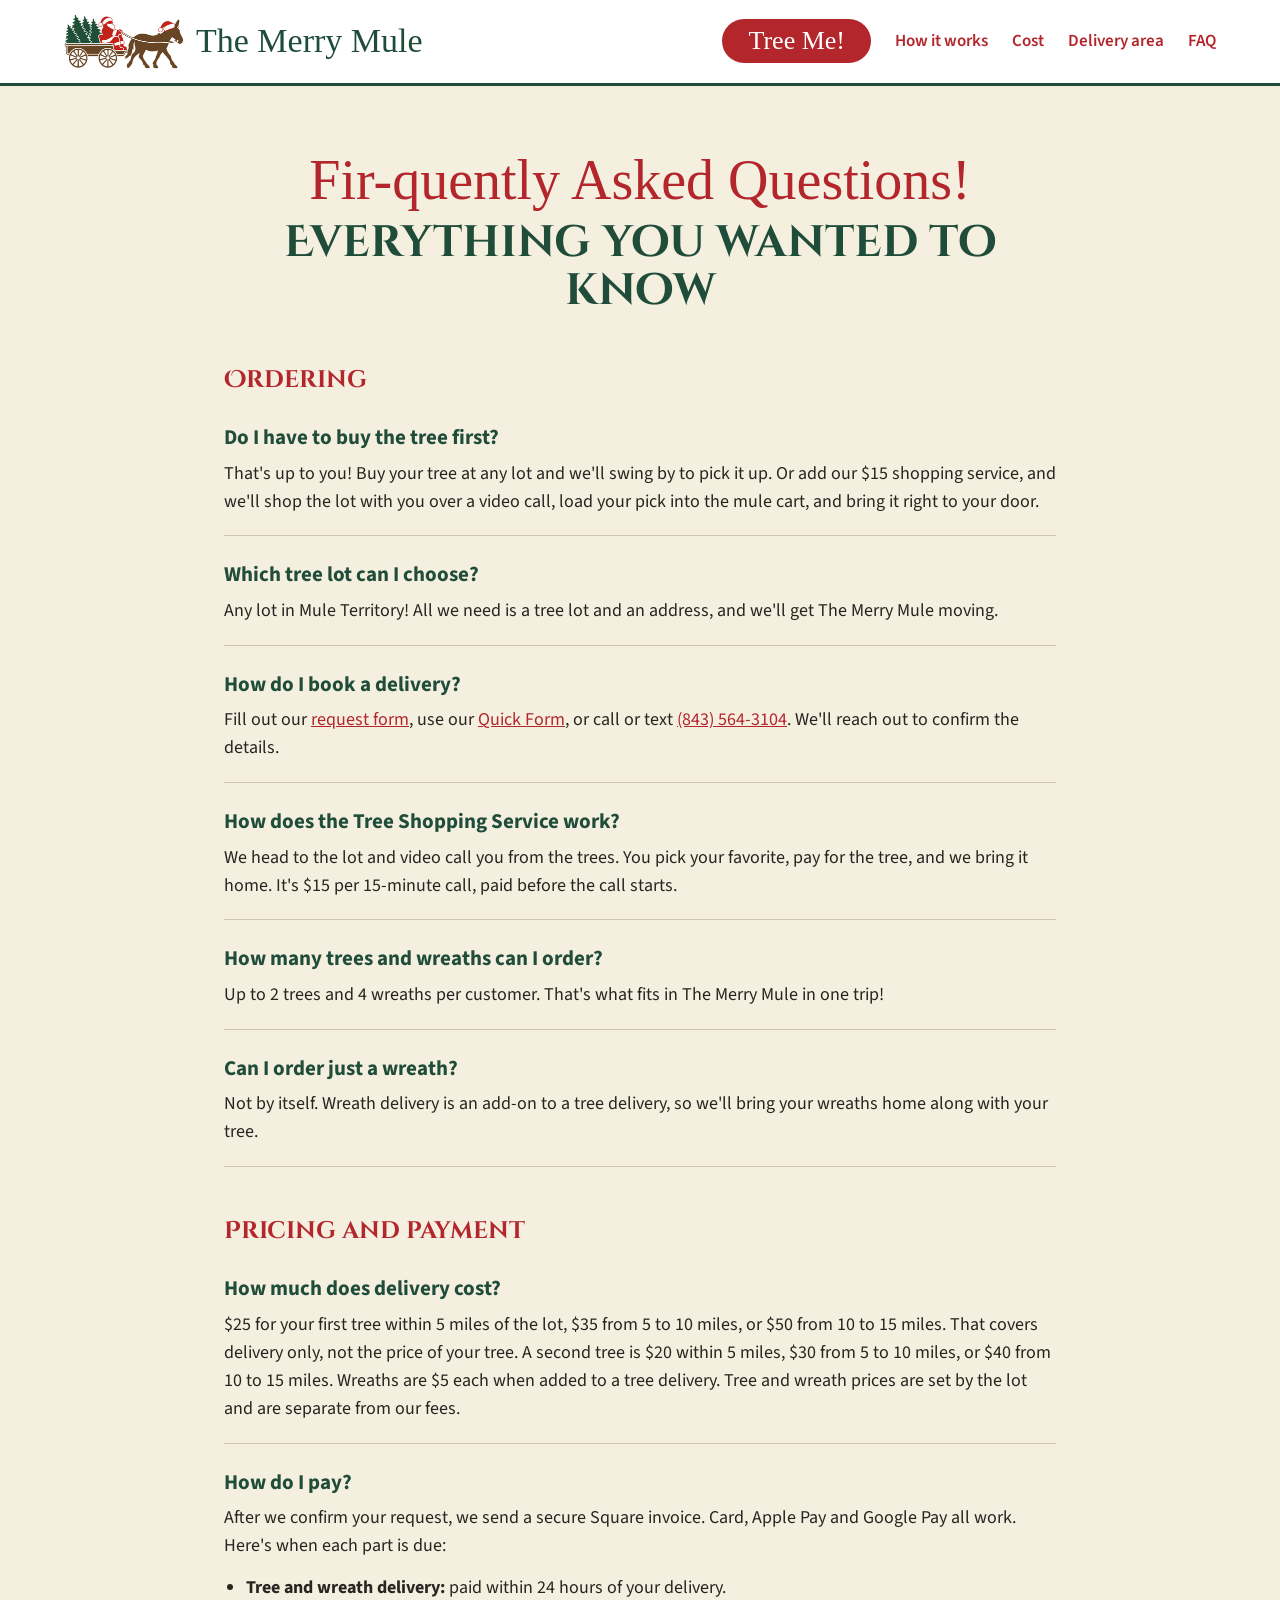
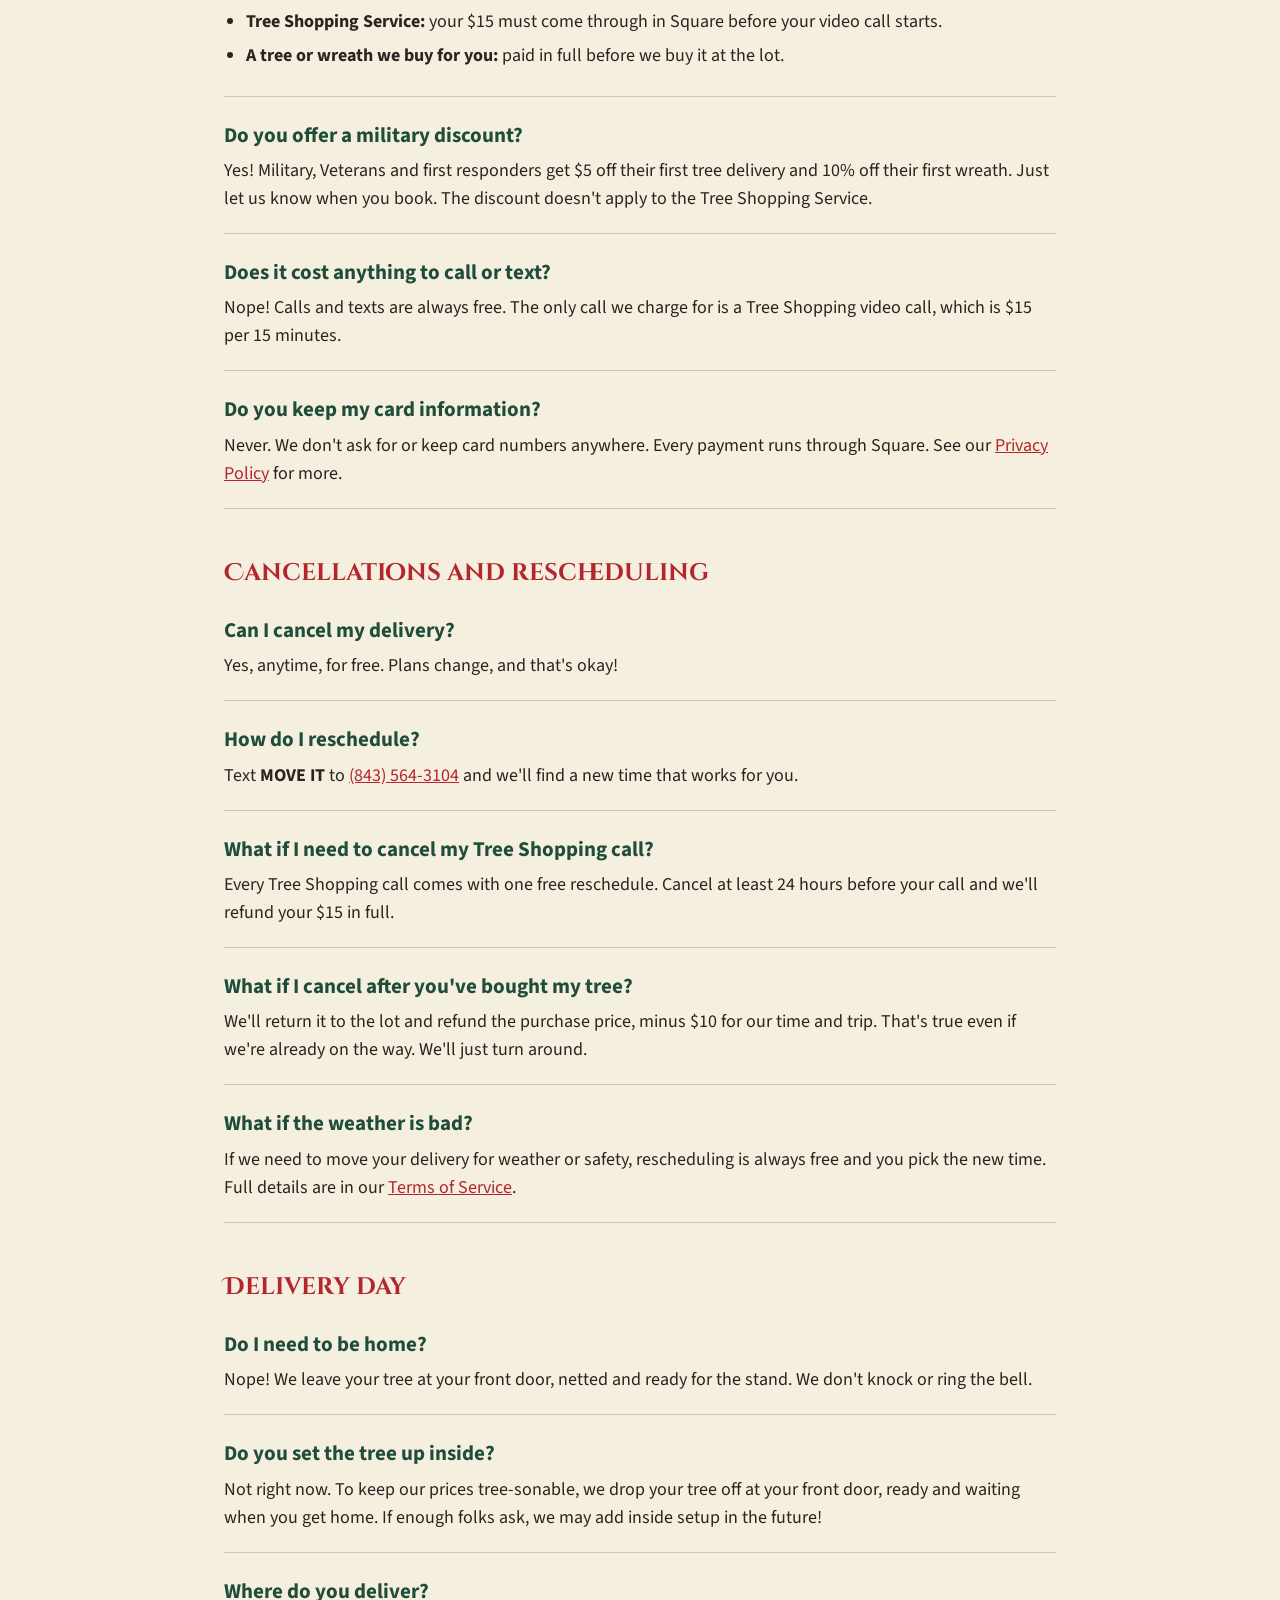
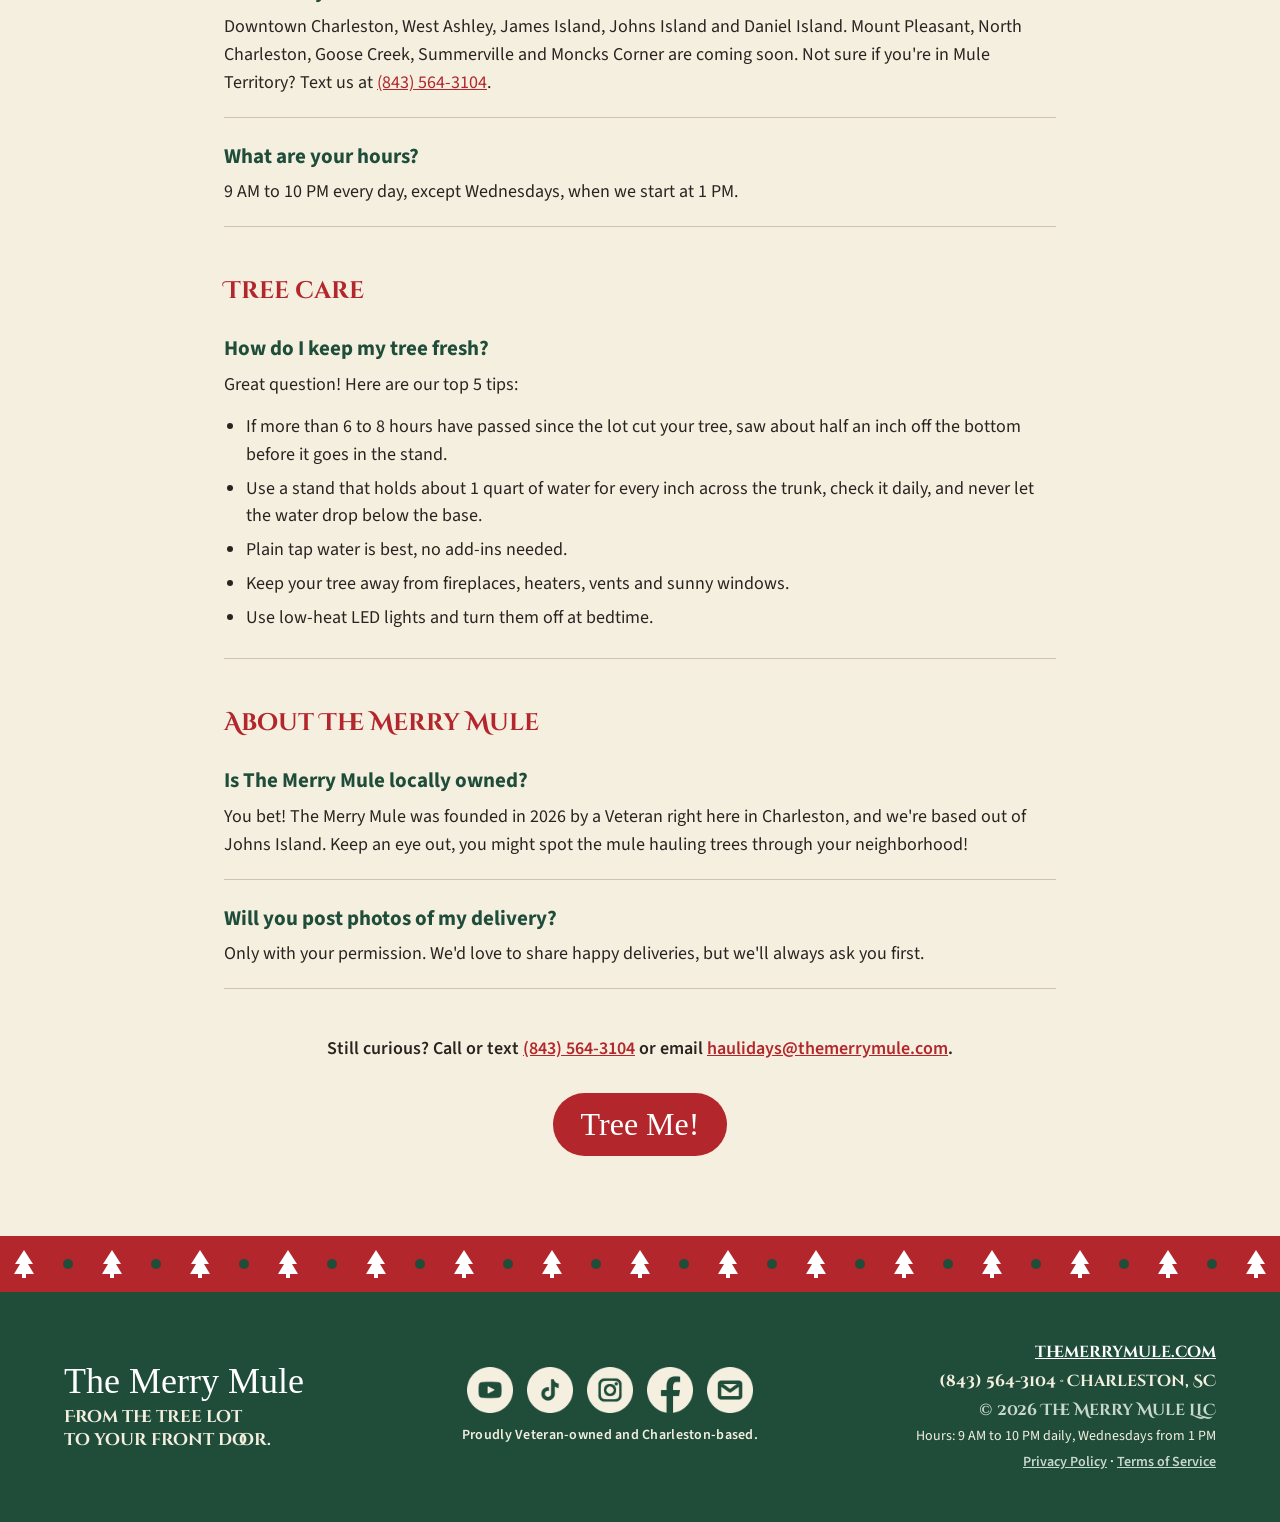
<file: faq.html>
<!doctype html>
<html lang="en">
<head>
<!-- Google Tag Manager -->
<script>(function(w,d,s,l,i){w[l]=w[l]||[];w[l].push({'gtm.start':
new Date().getTime(),event:'gtm.js'});var f=d.getElementsByTagName(s)[0],
j=d.createElement(s),dl=l!='dataLayer'?'&l='+l:'';j.async=true;j.src=
'https://www.googletagmanager.com/gtm.js?id='+i+dl;f.parentNode.insertBefore(j,f);
})(window,document,'script','dataLayer','GTM-KTWTQXD2');</script>
<!-- End Google Tag Manager -->
<meta charset="utf-8">
<meta name="viewport" content="width=device-width, initial-scale=1">
<title>FAQs | The Merry Mule Christmas Tree Delivery</title>
<meta name="description" content="Answers about Christmas tree delivery in Charleston, SC: pricing, payment, cancellations, delivery day and tree care.">
<link rel="canonical" href="https://www.themerrymule.com/faq">
<meta name="theme-color" content="#1F4D3A">
<link rel="icon" type="image/png" href="/favicon.png">
<link rel="apple-touch-icon" href="/apple-touch-icon.png">
<link rel="preconnect" href="https://fonts.googleapis.com">
<link rel="preconnect" href="https://fonts.gstatic.com" crossorigin>
<link rel="stylesheet" href="https://fonts.googleapis.com/css2?family=Cinzel+Decorative:wght@700&family=Redressed&family=Source+Sans+3:wght@400;600;700&display=swap">
<link rel="stylesheet" href="/styles.css">
<script type="application/ld+json">
{"@context": "https://schema.org", "@type": "FAQPage", "mainEntity": [{"@type": "Question", "name": "Do I have to buy the tree first?", "acceptedAnswer": {"@type": "Answer", "text": "That's up to you! Buy your tree at any lot and we'll swing by to pick it up. Or add our $15 shopping service, and we'll shop the lot with you over a video call, load your pick into the mule cart, and bring it right to your door."}}, {"@type": "Question", "name": "Which tree lot can I choose?", "acceptedAnswer": {"@type": "Answer", "text": "Any lot in Mule Territory! All we need is a tree lot and an address, and we'll get The Merry Mule moving."}}, {"@type": "Question", "name": "How do I book a delivery?", "acceptedAnswer": {"@type": "Answer", "text": "Fill out our request form, use our Quick Form, or call or text (843) 564-3104. We'll reach out to confirm the details."}}, {"@type": "Question", "name": "How does the Tree Shopping Service work?", "acceptedAnswer": {"@type": "Answer", "text": "We head to the lot and video call you from the trees. You pick your favorite, pay for the tree, and we bring it home. It's $15 per 15-minute call, paid before the call starts."}}, {"@type": "Question", "name": "How many trees and wreaths can I order?", "acceptedAnswer": {"@type": "Answer", "text": "Up to 2 trees and 4 wreaths per customer. That's what fits in The Merry Mule in one trip!"}}, {"@type": "Question", "name": "Can I order just a wreath?", "acceptedAnswer": {"@type": "Answer", "text": "Not by itself. Wreath delivery is an add-on to a tree delivery, so we'll bring your wreaths home along with your tree."}}, {"@type": "Question", "name": "How much does delivery cost?", "acceptedAnswer": {"@type": "Answer", "text": "$25 for your first tree within 5 miles of the lot, $35 from 5 to 10 miles, or $50 from 10 to 15 miles. That covers delivery only, not the price of your tree. A second tree is $20 within 5 miles, $30 from 5 to 10 miles, or $40 from 10 to 15 miles. Wreaths are $5 each when added to a tree delivery. Tree and wreath prices are set by the lot and are separate from our fees."}}, {"@type": "Question", "name": "How do I pay?", "acceptedAnswer": {"@type": "Answer", "text": "After we confirm your request, we send a secure Square invoice. Card, Apple Pay and Google Pay all work. Here's when each part is due: Tree and wreath delivery: paid within 24 hours of your delivery. Tree Shopping Service: your $15 must come through in Square before your video call starts. A tree or wreath we buy for you: paid in full before we buy it at the lot."}}, {"@type": "Question", "name": "Do you offer a military discount?", "acceptedAnswer": {"@type": "Answer", "text": "Yes! Military, Veterans and first responders get $5 off their first tree delivery and 10% off their first wreath. Just let us know when you book. The discount doesn't apply to the Tree Shopping Service."}}, {"@type": "Question", "name": "Does it cost anything to call or text?", "acceptedAnswer": {"@type": "Answer", "text": "Nope! Calls and texts are always free. The only call we charge for is a Tree Shopping video call, which is $15 per 15 minutes."}}, {"@type": "Question", "name": "Do you keep my card information?", "acceptedAnswer": {"@type": "Answer", "text": "Never. We don't ask for or keep card numbers anywhere. Every payment runs through Square. See our Privacy Policy for more."}}, {"@type": "Question", "name": "Can I cancel my delivery?", "acceptedAnswer": {"@type": "Answer", "text": "Yes, anytime, for free. Plans change, and that's okay!"}}, {"@type": "Question", "name": "How do I reschedule?", "acceptedAnswer": {"@type": "Answer", "text": "Text MOVE IT to (843) 564-3104 and we'll find a new time that works for you."}}, {"@type": "Question", "name": "What if I need to cancel my Tree Shopping call?", "acceptedAnswer": {"@type": "Answer", "text": "Every Tree Shopping call comes with one free reschedule. Cancel at least 24 hours before your call and we'll refund your $15 in full."}}, {"@type": "Question", "name": "What if I cancel after you've bought my tree?", "acceptedAnswer": {"@type": "Answer", "text": "We'll return it to the lot and refund the purchase price, minus $10 for our time and trip. That's true even if we're already on the way. We'll just turn around."}}, {"@type": "Question", "name": "What if the weather is bad?", "acceptedAnswer": {"@type": "Answer", "text": "If we need to move your delivery for weather or safety, rescheduling is always free and you pick the new time. Full details are in our Terms of Service."}}, {"@type": "Question", "name": "Do I need to be home?", "acceptedAnswer": {"@type": "Answer", "text": "Nope! We leave your tree at your front door, netted and ready for the stand. We don't knock or ring the bell."}}, {"@type": "Question", "name": "Do you set the tree up inside?", "acceptedAnswer": {"@type": "Answer", "text": "Not right now. To keep our prices tree-sonable, we drop your tree off at your front door, ready and waiting when you get home. If enough folks ask, we may add inside setup in the future!"}}, {"@type": "Question", "name": "Where do you deliver?", "acceptedAnswer": {"@type": "Answer", "text": "Downtown Charleston, West Ashley, James Island, Johns Island and Daniel Island. Mount Pleasant, North Charleston, Goose Creek, Summerville and Moncks Corner are coming soon. Not sure if you're in Mule Territory? Text us at (843) 564-3104."}}, {"@type": "Question", "name": "What are your hours?", "acceptedAnswer": {"@type": "Answer", "text": "9 AM to 10 PM every day, except Wednesdays, when we start at 1 PM."}}, {"@type": "Question", "name": "How do I keep my tree fresh?", "acceptedAnswer": {"@type": "Answer", "text": "Great question! Here are our top 5 tips: If more than 6 to 8 hours have passed since the lot cut your tree, saw about half an inch off the bottom before it goes in the stand. Use a stand that holds about 1 quart of water for every inch across the trunk, check it daily, and never let the water drop below the base. Plain tap water is best, no add-ins needed. Keep your tree away from fireplaces, heaters, vents and sunny windows. Use low-heat LED lights and turn them off at bedtime."}}, {"@type": "Question", "name": "Is The Merry Mule locally owned?", "acceptedAnswer": {"@type": "Answer", "text": "You bet! The Merry Mule was founded in 2026 by a Veteran right here in Charleston, and we're based out of Johns Island. Keep an eye out, you might spot the mule hauling trees through your neighborhood!"}}, {"@type": "Question", "name": "Will you post photos of my delivery?", "acceptedAnswer": {"@type": "Answer", "text": "Only with your permission. We'd love to share happy deliveries, but we'll always ask you first."}}]}
</script>
</head>
<body>
<!-- Google Tag Manager (noscript) -->
<noscript><iframe src="https://www.googletagmanager.com/ns.html?id=GTM-KTWTQXD2" height="0" width="0" style="display:none;visibility:hidden"></iframe></noscript>
<!-- End Google Tag Manager (noscript) -->

<header class="mm-header">
<div class="mm-headrow">
<a class="mm-brand" href="/">
<img class="mm-headlogo" src="/img/logo-header.png" alt="The Merry Mule: Santa and the mule hauling a wagon of trees" width="120" height="86">
<span class="mm-brandname">The Merry Mule</span>
</a>
<nav class="mm-nav" aria-label="Main">
<a class="mm-pill" href="/#spruce">Tree Me!</a>
<a href="/#how">How it works</a>
<a href="/#pricing">Cost</a>
<a href="/#area">Delivery area</a>
<a href="/#faq">FAQ</a>
</nav>
<button type="button" class="mm-burger" id="mm-burger" aria-label="Open menu" aria-expanded="false" aria-controls="mm-menu">
<svg class="bars" width="26" height="26" viewBox="0 0 24 24" aria-hidden="true" fill="none" stroke="#FFFFFF" stroke-width="2.6" stroke-linecap="round"><line x1="4" y1="7" x2="20" y2="7"/><line x1="4" y1="12" x2="20" y2="12"/><line x1="4" y1="17" x2="20" y2="17"/></svg>
<svg class="x" width="26" height="26" viewBox="0 0 24 24" aria-hidden="true" fill="none" stroke="#FFFFFF" stroke-width="2.6" stroke-linecap="round"><line x1="6" y1="6" x2="18" y2="18"/><line x1="18" y1="6" x2="6" y2="18"/></svg>
</button>
</div>
<nav class="mm-menu" id="mm-menu" aria-label="Mobile">
<a class="mm-pill" href="/#spruce">Tree Me!</a>
<a href="/#how">How it works</a>
<a href="/#pricing">Cost</a>
<a href="/#area">Delivery area</a>
<a href="/#faq">FAQ</a>
</nav>
</header>

<main class="mm-faqpage">
<div style="display:flex;flex-direction:column;gap:8px;text-align:center">
<p class="kicker">Fir-quently Asked Questions!</p>
<h1 class="h2">Everything you wanted to know</h1>
</div>
<h2 class="grp">Ordering</h2>
<div class="mm-faq"><h3>Do I have to buy the tree first?</h3><p>That's up to you! Buy your tree at any lot and we'll swing by to pick it up. Or add our $15 shopping service, and we'll shop the lot with you over a video call, load your pick into the mule cart, and bring it right to your door.</p></div>
<div class="mm-faq"><h3>Which tree lot can I choose?</h3><p>Any lot in Mule Territory! All we need is a tree lot and an address, and we'll get The Merry Mule moving.</p></div>
<div class="mm-faq"><h3>How do I book a delivery?</h3><p>Fill out our <a href="/#spruce">request form</a>, use our <a href="/quick">Quick Form</a>, or call or text <a href="tel:+18435643104">(843) 564-3104</a>. We'll reach out to confirm the details.</p></div>
<div class="mm-faq"><h3>How does the Tree Shopping Service work?</h3><p>We head to the lot and video call you from the trees. You pick your favorite, pay for the tree, and we bring it home. It's $15 per 15-minute call, paid before the call starts.</p></div>
<div class="mm-faq"><h3>How many trees and wreaths can I order?</h3><p>Up to 2 trees and 4 wreaths per customer. That's what fits in The Merry Mule in one trip!</p></div>
<div class="mm-faq"><h3>Can I order just a wreath?</h3><p>Not by itself. Wreath delivery is an add-on to a tree delivery, so we'll bring your wreaths home along with your tree.</p></div>
<h2 class="grp">Pricing and payment</h2>
<div class="mm-faq"><h3>How much does delivery cost?</h3><p>$25 for your first tree within 5 miles of the lot, $35 from 5 to 10 miles, or $50 from 10 to 15 miles. That covers delivery only, not the price of your tree. A second tree is $20 within 5 miles, $30 from 5 to 10 miles, or $40 from 10 to 15 miles. Wreaths are $5 each when added to a tree delivery. Tree and wreath prices are set by the lot and are separate from our fees.</p></div>
<div class="mm-faq"><h3>How do I pay?</h3><p>After we confirm your request, we send a secure Square invoice. Card, Apple Pay and Google Pay all work. Here's when each part is due:</p><ul class="mm-faqlist"><li><strong>Tree and wreath delivery:</strong> paid within 24 hours of your delivery.</li><li><strong>Tree Shopping Service:</strong> your $15 must come through in Square before your video call starts.</li><li><strong>A tree or wreath we buy for you:</strong> paid in full before we buy it at the lot.</li></ul></div>
<div class="mm-faq"><h3>Do you offer a military discount?</h3><p>Yes! Military, Veterans and first responders get $5 off their first tree delivery and 10% off their first wreath. Just let us know when you book. The discount doesn't apply to the Tree Shopping Service.</p></div>
<div class="mm-faq"><h3>Does it cost anything to call or text?</h3><p>Nope! Calls and texts are always free. The only call we charge for is a Tree Shopping video call, which is $15 per 15 minutes.</p></div>
<div class="mm-faq"><h3>Do you keep my card information?</h3><p>Never. We don't ask for or keep card numbers anywhere. Every payment runs through Square. See our <a href="/privacy">Privacy Policy</a> for more.</p></div>
<h2 class="grp">Cancellations and rescheduling</h2>
<div class="mm-faq"><h3>Can I cancel my delivery?</h3><p>Yes, anytime, for free. Plans change, and that's okay!</p></div>
<div class="mm-faq"><h3>How do I reschedule?</h3><p>Text <strong>MOVE IT</strong> to <a href="sms:+18435643104">(843) 564-3104</a> and we'll find a new time that works for you.</p></div>
<div class="mm-faq"><h3>What if I need to cancel my Tree Shopping call?</h3><p>Every Tree Shopping call comes with one free reschedule. Cancel at least 24 hours before your call and we'll refund your $15 in full.</p></div>
<div class="mm-faq"><h3>What if I cancel after you've bought my tree?</h3><p>We'll return it to the lot and refund the purchase price, minus $10 for our time and trip. That's true even if we're already on the way. We'll just turn around.</p></div>
<div class="mm-faq"><h3>What if the weather is bad?</h3><p>If we need to move your delivery for weather or safety, rescheduling is always free and you pick the new time. Full details are in our <a href="/terms#cancellations">Terms of Service</a>.</p></div>
<h2 class="grp">Delivery day</h2>
<div class="mm-faq"><h3>Do I need to be home?</h3><p>Nope! We leave your tree at your front door, netted and ready for the stand. We don't knock or ring the bell.</p></div>
<div class="mm-faq"><h3>Do you set the tree up inside?</h3><p>Not right now. To keep our prices tree-sonable, we drop your tree off at your front door, ready and waiting when you get home. If enough folks ask, we may add inside setup in the future!</p></div>
<div class="mm-faq"><h3>Where do you deliver?</h3><p>Downtown Charleston, West Ashley, James Island, Johns Island and Daniel Island. Mount Pleasant, North Charleston, Goose Creek, Summerville and Moncks Corner are coming soon. Not sure if you're in Mule Territory? Text us at <a href="sms:+18435643104">(843) 564-3104</a>.</p></div>
<div class="mm-faq"><h3>What are your hours?</h3><p>9 AM to 10 PM every day, except Wednesdays, when we start at 1 PM.</p></div>
<h2 class="grp">Tree care</h2>
<div class="mm-faq"><h3>How do I keep my tree fresh?</h3><p>Great question! Here are our top 5 tips:</p><ul class="mm-faqlist"><li>If more than 6 to 8 hours have passed since the lot cut your tree, saw about half an inch off the bottom before it goes in the stand.</li><li>Use a stand that holds about 1 quart of water for every inch across the trunk, check it daily, and never let the water drop below the base.</li><li>Plain tap water is best, no add-ins needed.</li><li>Keep your tree away from fireplaces, heaters, vents and sunny windows.</li><li>Use low-heat LED lights and turn them off at bedtime.</li></ul></div>
<h2 class="grp">About The Merry Mule</h2>
<div class="mm-faq"><h3>Is The Merry Mule locally owned?</h3><p>You bet! The Merry Mule was founded in 2026 by a Veteran right here in Charleston, and we're based out of Johns Island. Keep an eye out, you might spot the mule hauling trees through your neighborhood!</p></div>
<div class="mm-faq"><h3>Will you post photos of my delivery?</h3><p>Only with your permission. We'd love to share happy deliveries, but we'll always ask you first.</p></div>
<p style="margin:24px 0 0;text-align:center;font-weight:600">Still curious? Call or text <a href="tel:+18435643104">(843) 564-3104</a> or email <a href="mailto:haulidays@themerrymule.com">haulidays@themerrymule.com</a>.</p>
<p class="mm-morefaq"><a class="mm-bigbtn" href="/#spruce" style="background:var(--red)">Tree Me!</a></p>
</main>

<div class="mm-strip" aria-hidden="true" style="background:var(--red)" data-dot="#1F4D3A"></div>

<footer class="mm-footer">
<div class="mm-snow" aria-hidden="true" data-count="24" data-fall="320" data-seed="7"></div>
<div class="mm-foot-inner">
<div class="mm-foot-left">
<span class="script" style="font-size:36px;color:#fff;line-height:1.1">The Merry Mule</span>
<span style="font-family:var(--head);font-weight:700;font-size:17px;line-height:1.35">From the tree lot<br>to your front door.</span>
</div>
<div class="mm-foot-mid">
<div class="mm-foot-icons">
<a href="https://www.youtube.com/@TheMerryMule" target="_blank" rel="noopener" aria-label="YouTube"><img src="/img/foot-yt.png" alt="YouTube"></a>
<a href="https://www.tiktok.com/@the_merry_mule" target="_blank" rel="noopener" aria-label="TikTok"><img src="/img/foot-tt.png" alt="TikTok"></a>
<a href="https://www.instagram.com/the_merry_mule/" target="_blank" rel="noopener" aria-label="Instagram"><img src="/img/foot-ig.png" alt="Instagram"></a>
<a href="https://www.facebook.com/themerrymule" target="_blank" rel="noopener" aria-label="Facebook"><img src="/img/foot-fb.png" alt="Facebook"></a>
<a href="mailto:haulidays@themerrymule.com" aria-label="Email"><img src="/img/foot-email.png" alt="Email"></a>
</div>
<span style="font-size:14px;font-weight:600;letter-spacing:.02em;text-align:center">Proudly Veteran-owned and Charleston-based.</span>
</div>
<div class="mm-foot-right">
<a href="https://www.themerrymule.com">themerrymule.com</a>
<span>(843) 564-3104 · Charleston, SC</span>
<span style="color:#C9D8CD">© 2026 The Merry Mule LLC</span>
<span class="mm-foot-legal" style="font-weight:400">Hours: 9 AM to 10 PM daily, Wednesdays from 1 PM</span>
<span class="mm-foot-legal"><a href="/privacy">Privacy Policy</a> &middot; <a href="/terms">Terms of Service</a></span>
</div>
</div>
</footer>

<script src="/site.js"></script>
</body>
</html>
</file>
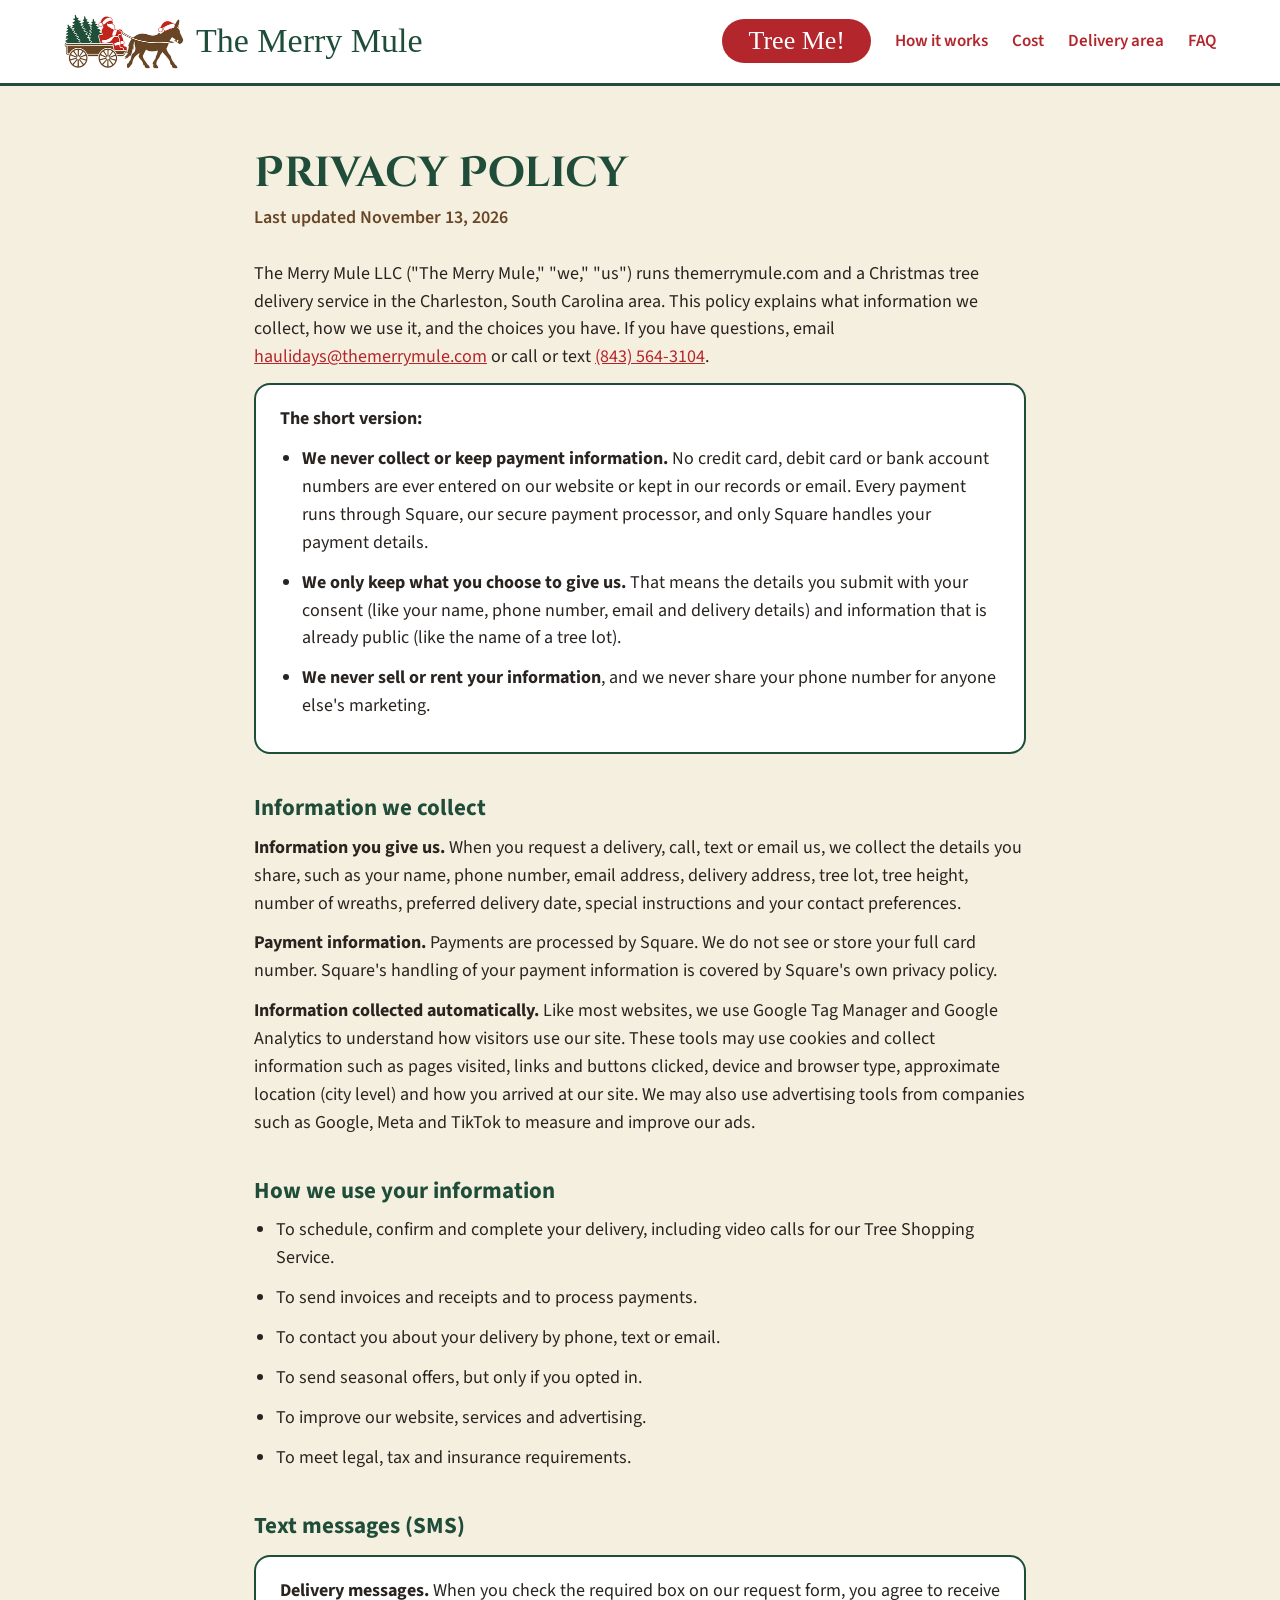
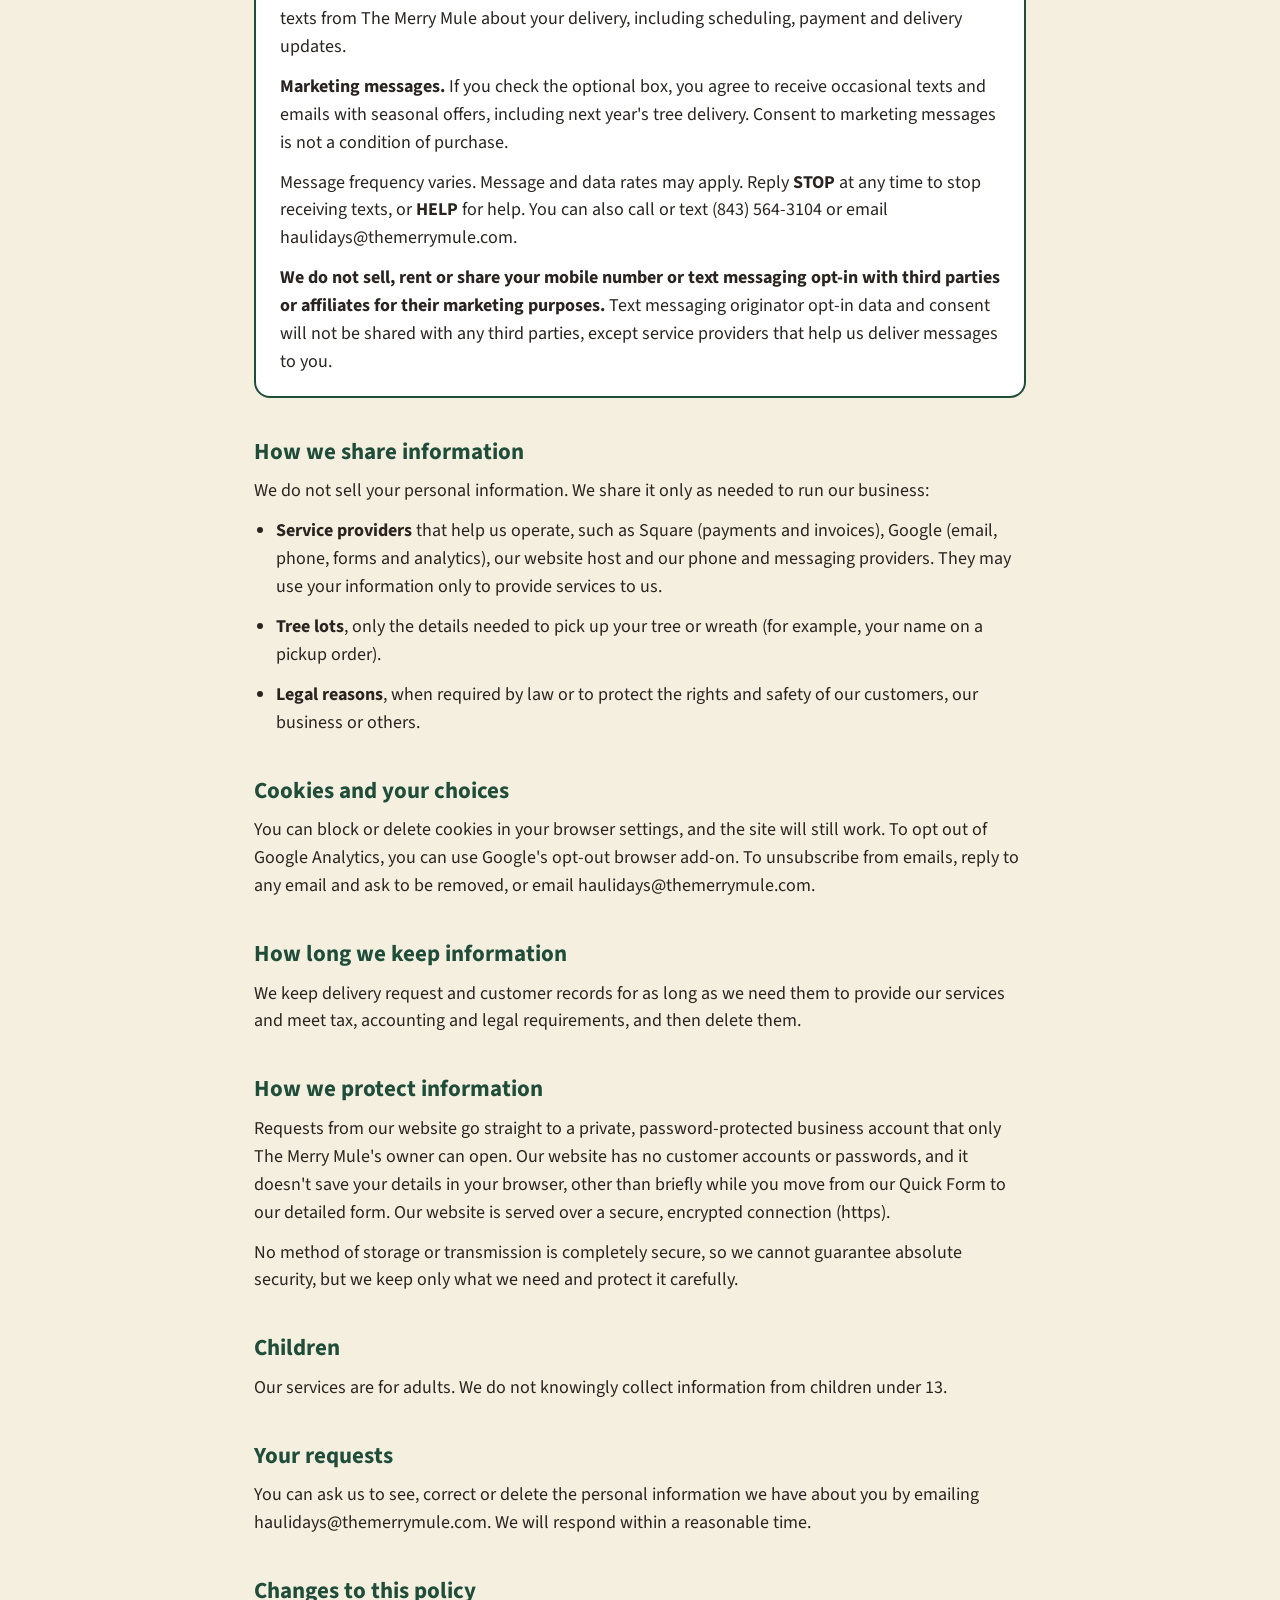
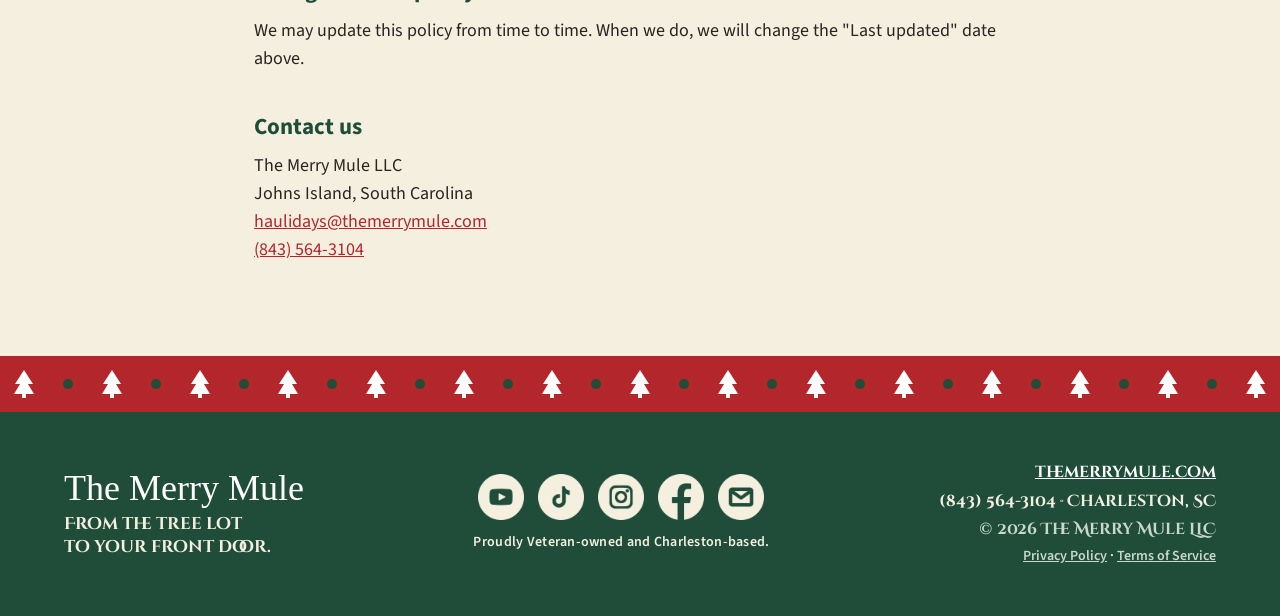
<file: privacy.html>
<!doctype html>
<html lang="en">
<head>
<!-- Google Tag Manager -->
<script>(function(w,d,s,l,i){w[l]=w[l]||[];w[l].push({'gtm.start':
new Date().getTime(),event:'gtm.js'});var f=d.getElementsByTagName(s)[0],
j=d.createElement(s),dl=l!='dataLayer'?'&l='+l:'';j.async=true;j.src=
'https://www.googletagmanager.com/gtm.js?id='+i+dl;f.parentNode.insertBefore(j,f);
})(window,document,'script','dataLayer','GTM-KTWTQXD2');</script>
<!-- End Google Tag Manager -->
<meta charset="utf-8">
<meta name="viewport" content="width=device-width, initial-scale=1">
<title>Privacy Policy | The Merry Mule</title>
<meta name="description" content="How The Merry Mule LLC collects, uses and protects your information, including text message terms.">
<link rel="canonical" href="https://www.themerrymule.com/privacy">
<meta name="theme-color" content="#1F4D3A">
<link rel="icon" type="image/png" href="/favicon.png">
<link rel="apple-touch-icon" href="/apple-touch-icon.png">
<link rel="preconnect" href="https://fonts.googleapis.com">
<link rel="preconnect" href="https://fonts.gstatic.com" crossorigin>
<link rel="stylesheet" href="https://fonts.googleapis.com/css2?family=Cinzel+Decorative:wght@700&family=Redressed&family=Source+Sans+3:wght@400;600;700&display=swap">
<link rel="stylesheet" href="/styles.css">
</head>
<body>
<!-- Google Tag Manager (noscript) -->
<noscript><iframe src="https://www.googletagmanager.com/ns.html?id=GTM-KTWTQXD2" height="0" width="0" style="display:none;visibility:hidden"></iframe></noscript>
<!-- End Google Tag Manager (noscript) -->

<header class="mm-header">
<div class="mm-headrow">
<a class="mm-brand" href="/">
<img class="mm-headlogo" src="/img/logo-header.png" alt="The Merry Mule: Santa and the mule hauling a wagon of trees" width="120" height="86">
<span class="mm-brandname">The Merry Mule</span>
</a>
<nav class="mm-nav" aria-label="Main">
<a class="mm-pill" href="/#spruce">Tree Me!</a>
<a href="/#how">How it works</a>
<a href="/#pricing">Cost</a>
<a href="/#area">Delivery area</a>
<a href="/#faq">FAQ</a>
</nav>
<button type="button" class="mm-burger" id="mm-burger" aria-label="Open menu" aria-expanded="false" aria-controls="mm-menu">
<svg class="bars" width="26" height="26" viewBox="0 0 24 24" aria-hidden="true" fill="none" stroke="#FFFFFF" stroke-width="2.6" stroke-linecap="round"><line x1="4" y1="7" x2="20" y2="7"/><line x1="4" y1="12" x2="20" y2="12"/><line x1="4" y1="17" x2="20" y2="17"/></svg>
<svg class="x" width="26" height="26" viewBox="0 0 24 24" aria-hidden="true" fill="none" stroke="#FFFFFF" stroke-width="2.6" stroke-linecap="round"><line x1="6" y1="6" x2="18" y2="18"/><line x1="18" y1="6" x2="6" y2="18"/></svg>
</button>
</div>
<nav class="mm-menu" id="mm-menu" aria-label="Mobile">
<a class="mm-pill" href="/#spruce">Tree Me!</a>
<a href="/#how">How it works</a>
<a href="/#pricing">Cost</a>
<a href="/#area">Delivery area</a>
<a href="/#faq">FAQ</a>
</nav>
</header>

<main class="mm-legal">
<h1>Privacy Policy</h1>
<p class="updated">Last updated November 13, 2026</p>

<p>The Merry Mule LLC ("The Merry Mule," "we," "us") runs themerrymule.com and a Christmas tree delivery service in the Charleston, South Carolina area. This policy explains what information we collect, how we use it, and the choices you have. If you have questions, email <a href="mailto:haulidays@themerrymule.com">haulidays@themerrymule.com</a> or call or text <a href="tel:+18435643104">(843) 564-3104</a>.</p>

<div class="box">
<p><strong>The short version:</strong></p>
<ul style="margin-bottom:0">
<li><strong>We never collect or keep payment information.</strong> No credit card, debit card or bank account numbers are ever entered on our website or kept in our records or email. Every payment runs through Square, our secure payment processor, and only Square handles your payment details.</li>
<li><strong>We only keep what you choose to give us.</strong> That means the details you submit with your consent (like your name, phone number, email and delivery details) and information that is already public (like the name of a tree lot).</li>
<li><strong>We never sell or rent your information</strong>, and we never share your phone number for anyone else's marketing.</li>
</ul>
</div>

<h2>Information we collect</h2>
<p><strong>Information you give us.</strong> When you request a delivery, call, text or email us, we collect the details you share, such as your name, phone number, email address, delivery address, tree lot, tree height, number of wreaths, preferred delivery date, special instructions and your contact preferences.</p>
<p><strong>Payment information.</strong> Payments are processed by Square. We do not see or store your full card number. Square's handling of your payment information is covered by Square's own privacy policy.</p>
<p><strong>Information collected automatically.</strong> Like most websites, we use Google Tag Manager and Google Analytics to understand how visitors use our site. These tools may use cookies and collect information such as pages visited, links and buttons clicked, device and browser type, approximate location (city level) and how you arrived at our site. We may also use advertising tools from companies such as Google, Meta and TikTok to measure and improve our ads.</p>

<h2>How we use your information</h2>
<ul>
<li>To schedule, confirm and complete your delivery, including video calls for our Tree Shopping Service.</li>
<li>To send invoices and receipts and to process payments.</li>
<li>To contact you about your delivery by phone, text or email.</li>
<li>To send seasonal offers, but only if you opted in.</li>
<li>To improve our website, services and advertising.</li>
<li>To meet legal, tax and insurance requirements.</li>
</ul>

<h2>Text messages (SMS)</h2>
<div class="box">
<p><strong>Delivery messages.</strong> When you check the required box on our request form, you agree to receive texts from The Merry Mule about your delivery, including scheduling, payment and delivery updates.</p>
<p><strong>Marketing messages.</strong> If you check the optional box, you agree to receive occasional texts and emails with seasonal offers, including next year's tree delivery. Consent to marketing messages is not a condition of purchase.</p>
<p>Message frequency varies. Message and data rates may apply. Reply <strong>STOP</strong> at any time to stop receiving texts, or <strong>HELP</strong> for help. You can also call or text (843) 564-3104 or email haulidays@themerrymule.com.</p>
<p style="margin:0"><strong>We do not sell, rent or share your mobile number or text messaging opt-in with third parties or affiliates for their marketing purposes.</strong> Text messaging originator opt-in data and consent will not be shared with any third parties, except service providers that help us deliver messages to you.</p>
</div>

<h2>How we share information</h2>
<p>We do not sell your personal information. We share it only as needed to run our business:</p>
<ul>
<li><strong>Service providers</strong> that help us operate, such as Square (payments and invoices), Google (email, phone, forms and analytics), our website host and our phone and messaging providers. They may use your information only to provide services to us.</li>
<li><strong>Tree lots</strong>, only the details needed to pick up your tree or wreath (for example, your name on a pickup order).</li>
<li><strong>Legal reasons</strong>, when required by law or to protect the rights and safety of our customers, our business or others.</li>
</ul>

<h2>Cookies and your choices</h2>
<p>You can block or delete cookies in your browser settings, and the site will still work. To opt out of Google Analytics, you can use Google's opt-out browser add-on. To unsubscribe from emails, reply to any email and ask to be removed, or email haulidays@themerrymule.com.</p>

<h2>How long we keep information</h2>
<p>We keep delivery request and customer records for as long as we need them to provide our services and meet tax, accounting and legal requirements, and then delete them.</p>

<h2>How we protect information</h2>
<p>Requests from our website go straight to a private, password-protected business account that only The Merry Mule's owner can open. Our website has no customer accounts or passwords, and it doesn't save your details in your browser, other than briefly while you move from our Quick Form to our detailed form. Our website is served over a secure, encrypted connection (https).</p>
<p>No method of storage or transmission is completely secure, so we cannot guarantee absolute security, but we keep only what we need and protect it carefully.</p>

<h2>Children</h2>
<p>Our services are for adults. We do not knowingly collect information from children under 13.</p>

<h2>Your requests</h2>
<p>You can ask us to see, correct or delete the personal information we have about you by emailing haulidays@themerrymule.com. We will respond within a reasonable time.</p>

<h2>Changes to this policy</h2>
<p>We may update this policy from time to time. When we do, we will change the "Last updated" date above.</p>

<h2>Contact us</h2>
<p>The Merry Mule LLC<br>Johns Island, South Carolina<br><a href="mailto:haulidays@themerrymule.com">haulidays@themerrymule.com</a><br><a href="tel:+18435643104">(843) 564-3104</a></p>
</main>

<div class="mm-strip" aria-hidden="true" style="background:var(--red)" data-dot="#1F4D3A"></div>

<footer class="mm-footer">
<div class="mm-snow" aria-hidden="true" data-count="24" data-fall="320" data-seed="7"></div>
<div class="mm-foot-inner">
<div class="mm-foot-left">
<span class="script" style="font-size:36px;color:#fff;line-height:1.1">The Merry Mule</span>
<span style="font-family:var(--head);font-weight:700;font-size:17px;line-height:1.35">From the tree lot<br>to your front door.</span>
</div>
<div class="mm-foot-mid">
<div class="mm-foot-icons">
<a href="https://www.youtube.com/@TheMerryMule" target="_blank" rel="noopener" aria-label="YouTube"><img src="/img/foot-yt.png" alt="YouTube"></a>
<a href="https://www.tiktok.com/@the_merry_mule" target="_blank" rel="noopener" aria-label="TikTok"><img src="/img/foot-tt.png" alt="TikTok"></a>
<a href="https://www.instagram.com/the_merry_mule/" target="_blank" rel="noopener" aria-label="Instagram"><img src="/img/foot-ig.png" alt="Instagram"></a>
<a href="https://www.facebook.com/themerrymule" target="_blank" rel="noopener" aria-label="Facebook"><img src="/img/foot-fb.png" alt="Facebook"></a>
<a href="mailto:haulidays@themerrymule.com" aria-label="Email"><img src="/img/foot-email.png" alt="Email"></a>
</div>
<span style="font-size:14px;font-weight:600;letter-spacing:.02em;text-align:center">Proudly Veteran-owned and Charleston-based.</span>
</div>
<div class="mm-foot-right">
<a href="https://www.themerrymule.com">themerrymule.com</a>
<span>(843) 564-3104 · Charleston, SC</span>
<span style="color:#C9D8CD">© 2026 The Merry Mule LLC</span>
<span class="mm-foot-legal"><a href="/privacy">Privacy Policy</a> &middot; <a href="/terms">Terms of Service</a></span>
</div>
</div>
</footer>

<script src="/site.js"></script>
</body>
</html>
</file>
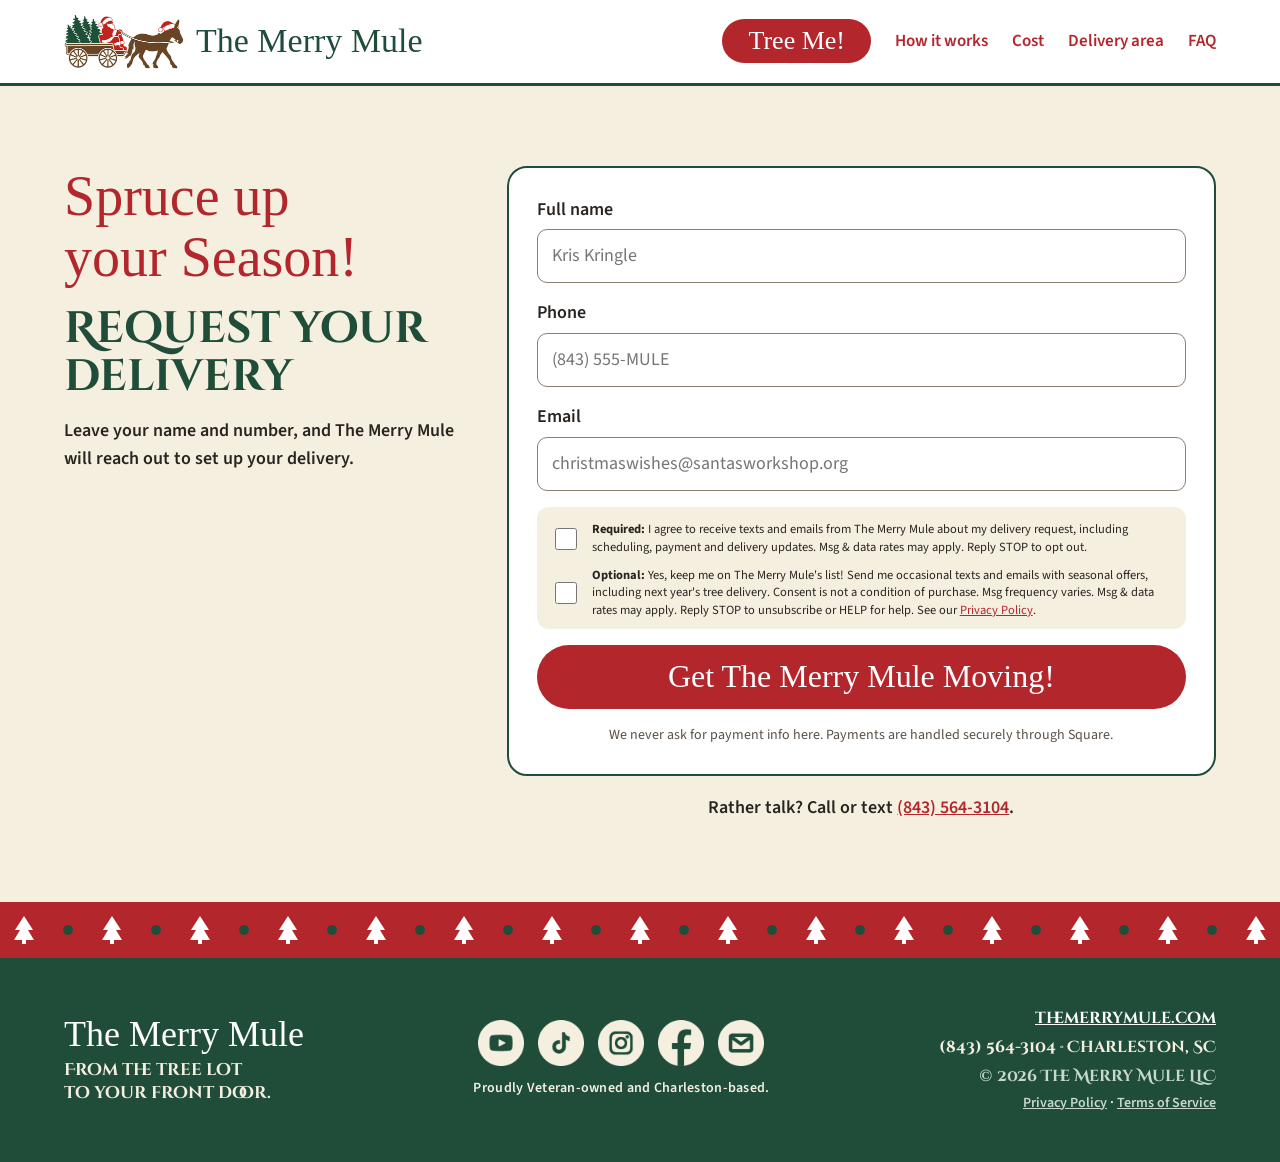
<file: quick.html>
<!doctype html>
<html lang="en">
<head>
<!-- Google Tag Manager -->
<script>(function(w,d,s,l,i){w[l]=w[l]||[];w[l].push({'gtm.start':
new Date().getTime(),event:'gtm.js'});var f=d.getElementsByTagName(s)[0],
j=d.createElement(s),dl=l!='dataLayer'?'&l='+l:'';j.async=true;j.src=
'https://www.googletagmanager.com/gtm.js?id='+i+dl;f.parentNode.insertBefore(j,f);
})(window,document,'script','dataLayer','GTM-KTWTQXD2');</script>
<!-- End Google Tag Manager -->
<meta charset="utf-8">
<meta name="viewport" content="width=device-width, initial-scale=1">
<title>Quick Form | The Merry Mule</title>
<meta name="description" content="Leave your name and number and The Merry Mule will reach out to set up your Christmas tree delivery in Charleston, SC.">
<link rel="canonical" href="https://www.themerrymule.com/quick">
<meta name="theme-color" content="#1F4D3A">
<link rel="icon" type="image/png" href="/favicon.png">
<link rel="apple-touch-icon" href="/apple-touch-icon.png">
<link rel="preconnect" href="https://fonts.googleapis.com">
<link rel="preconnect" href="https://fonts.gstatic.com" crossorigin>
<link rel="stylesheet" href="https://fonts.googleapis.com/css2?family=Cinzel+Decorative:wght@700&family=Redressed&family=Source+Sans+3:wght@400;600;700&display=swap">
<link rel="stylesheet" href="/styles.css">
</head>
<body>
<!-- Google Tag Manager (noscript) -->
<noscript><iframe src="https://www.googletagmanager.com/ns.html?id=GTM-KTWTQXD2" height="0" width="0" style="display:none;visibility:hidden"></iframe></noscript>
<!-- End Google Tag Manager (noscript) -->

<header class="mm-header">
<div class="mm-headrow">
<a class="mm-brand" href="/">
<img class="mm-headlogo" src="/img/logo-header.png" alt="The Merry Mule: Santa and the mule hauling a wagon of trees" width="120" height="86">
<span class="mm-brandname">The Merry Mule</span>
</a>
<nav class="mm-nav" aria-label="Main">
<a class="mm-pill" href="/#spruce">Tree Me!</a>
<a href="/#how">How it works</a>
<a href="/#pricing">Cost</a>
<a href="/#area">Delivery area</a>
<a href="/#faq">FAQ</a>
</nav>
<button type="button" class="mm-burger" id="mm-burger" aria-label="Open menu" aria-expanded="false" aria-controls="mm-menu">
<svg class="bars" width="26" height="26" viewBox="0 0 24 24" aria-hidden="true" fill="none" stroke="#FFFFFF" stroke-width="2.6" stroke-linecap="round"><line x1="4" y1="7" x2="20" y2="7"/><line x1="4" y1="12" x2="20" y2="12"/><line x1="4" y1="17" x2="20" y2="17"/></svg>
<svg class="x" width="26" height="26" viewBox="0 0 24 24" aria-hidden="true" fill="none" stroke="#FFFFFF" stroke-width="2.6" stroke-linecap="round"><line x1="6" y1="6" x2="18" y2="18"/><line x1="18" y1="6" x2="6" y2="18"/></svg>
</button>
</div>
<nav class="mm-menu" id="mm-menu" aria-label="Mobile">
<a class="mm-pill" href="/#spruce">Tree Me!</a>
<a href="/#how">How it works</a>
<a href="/#pricing">Cost</a>
<a href="/#area">Delivery area</a>
<a href="/#faq">FAQ</a>
</nav>
</header>

<main>
<section class="mm-request" style="justify-content:center">
<div class="mm-req-head">
<p class="kicker mm-spruce">Spruce up<br class="mm-deskbr"> your Season!</p>
<h1 class="h2 mm-reqh2">Request your delivery</h1>
<p style="margin:0;font-weight:600">Leave your name and number, and The Merry Mule will reach out to set up your delivery.</p>
</div>
<div style="flex:2 1 560px;min-width:0">
<form id="mm-quick" class="mm-form" novalidate>
<label class="mm-lbl">Full name<input class="mm-in" type="text" name="name" placeholder="Kris Kringle" autocomplete="name" enterkeyhint="next"></label>
<label class="mm-lbl">Phone<input class="mm-in" type="tel" name="phone" placeholder="(843) 555-MULE" autocomplete="tel" enterkeyhint="next"></label>
<label class="mm-lbl">Email<input class="mm-in" type="email" name="email" placeholder="christmaswishes@santasworkshop.org" autocomplete="email" enterkeyhint="done"></label>
<div class="mm-consent">
<label class="mm-check"><input type="checkbox" name="consent_service"><span><strong>Required:</strong> I agree to receive texts and emails from The Merry Mule about my delivery request, including scheduling, payment and delivery updates. Msg &amp; data rates may apply. Reply STOP to opt out.</span></label>
<label class="mm-check"><input type="checkbox" name="consent_marketing"><span><strong>Optional:</strong> Yes, keep me on The Merry Mule's list! Send me occasional texts and emails with seasonal offers, including next year's tree delivery. Consent is not a condition of purchase. Msg frequency varies. Msg &amp; data rates may apply. Reply STOP to unsubscribe or HELP for help. See our <a href="/privacy">Privacy Policy</a>.</span></label>
</div>
<input type="text" name="company" tabindex="-1" autocomplete="off" aria-hidden="true" style="position:absolute;left:-9999px;width:1px;height:1px;opacity:0">
<button type="submit" class="mm-submit" id="mm-qsubmit">Get The Merry Mule Moving!</button>
<p style="margin:0;font-size:14px;color:#5A5048;text-align:center">We never ask for payment info here. Payments are handled securely through Square.</p>
<p class="mm-nudge" id="mm-qnudge" role="alert" hidden></p>
</form>

<div id="mm-more" class="mm-form" hidden style="align-items:center;text-align:center;gap:18px;padding:40px 28px">
<p class="script" style="margin:0;font-size:clamp(36px,6vw,48px);line-height:1.1;color:var(--green)">Got it! The mule is hitched.</p>
<p style="margin:0;font-size:20px;font-weight:600">Would you like to add more detail?</p>
<p style="margin:0;font-size:16px;color:#5A5048">Your address, tree lot and delivery date help us plan your trip. Or skip it, and we'll get in touch with you.</p>
<div class="mm-choice" style="width:100%;max-width:420px">
<button type="button" id="mm-more-yes" style="background:var(--green)">Yes</button>
<button type="button" id="mm-more-no" style="background:var(--red)">No</button>
</div>
</div>

<div class="mm-thanks" id="mm-thanks" hidden>
<div class="mm-snow" aria-hidden="true" data-count="30" data-fall="560" data-seed="13"></div>
<div style="flex:1 1 200px;min-width:0;display:flex;justify-content:center;position:relative;z-index:1">
<img src="/img/logo-circle.png" alt="The Merry Mule logo" style="width:100%;max-width:260px;height:auto;border-radius:50%;background:#fff">
</div>
<div class="mm-thanks-text" style="flex:2 1 280px;min-width:0;display:flex;flex-direction:column;align-items:flex-start;gap:16px;position:relative;z-index:1">
<p class="script" style="margin:0;font-size:clamp(40px,6vw,56px);line-height:1.1">The Merry Mule<br>is on the move!</p>
<p style="margin:0;font-size:19px;max-width:440px">Thanks for choosing The Merry Mule. We can't wait to make your holiday bright!</p>
<a href="/" style="font:inherit;font-weight:700;font-size:17px;background:#fff;color:var(--green);border-radius:999px;padding:12px 24px;min-height:48px;display:inline-flex;align-items:center;text-decoration:none">Back to The Merry Mule</a>
</div>
</div>
<p style="margin:18px 0 0;font-weight:600;text-align:center">Rather talk? Call or text <a href="tel:+18435643104" data-call="quick">(843) 564-3104</a>.</p>
</div>
</section>
</main>

<div class="mm-strip" aria-hidden="true" style="background:var(--red)" data-dot="#1F4D3A"></div>

<footer class="mm-footer">
<div class="mm-snow" aria-hidden="true" data-count="24" data-fall="320" data-seed="7"></div>
<div class="mm-foot-inner">
<div class="mm-foot-left">
<span class="script" style="font-size:36px;color:#fff;line-height:1.1">The Merry Mule</span>
<span style="font-family:var(--head);font-weight:700;font-size:17px;line-height:1.35">From the tree lot<br>to your front door.</span>
</div>
<div class="mm-foot-mid">
<div class="mm-foot-icons">
<a href="https://www.youtube.com/@TheMerryMule" target="_blank" rel="noopener" aria-label="YouTube"><img src="/img/foot-yt.png" alt="YouTube"></a>
<a href="https://www.tiktok.com/@the_merry_mule" target="_blank" rel="noopener" aria-label="TikTok"><img src="/img/foot-tt.png" alt="TikTok"></a>
<a href="https://www.instagram.com/the_merry_mule/" target="_blank" rel="noopener" aria-label="Instagram"><img src="/img/foot-ig.png" alt="Instagram"></a>
<a href="https://www.facebook.com/themerrymule" target="_blank" rel="noopener" aria-label="Facebook"><img src="/img/foot-fb.png" alt="Facebook"></a>
<a href="mailto:haulidays@themerrymule.com" aria-label="Email"><img src="/img/foot-email.png" alt="Email"></a>
</div>
<span style="font-size:14px;font-weight:600;letter-spacing:.02em;text-align:center">Proudly Veteran-owned and Charleston-based.</span>
</div>
<div class="mm-foot-right">
<a href="https://www.themerrymule.com">themerrymule.com</a>
<span>(843) 564-3104 · Charleston, SC</span>
<span style="color:#C9D8CD">© 2026 The Merry Mule LLC</span>
<span class="mm-foot-legal"><a href="/privacy">Privacy Policy</a> &middot; <a href="/terms">Terms of Service</a></span>
</div>
</div>
</footer>

<script src="/site.js"></script>
<script>
(function () {
  var f = document.getElementById('mm-quick'), nudge = document.getElementById('mm-qnudge'), btn = document.getElementById('mm-qsubmit');
  var more = document.getElementById('mm-more'), thanks = document.getElementById('mm-thanks');
  var dl = window.dataLayer = window.dataLayer || [], data = null;
  function v(n) { return String(f.elements[n].value || '').trim(); }
  function say(t) { nudge.textContent = t; nudge.hidden = false; }
  function top(el) { setTimeout(function () { if (el.getBoundingClientRect().top < 0) el.scrollIntoView({ behavior: 'smooth', block: 'start' }); }, 30); }
  f.addEventListener('input', function () { nudge.hidden = true; });
  f.addEventListener('submit', function (e) {
    e.preventDefault();
    if (!v('name')) return say('Hold your reindeer! Please add your name.');
    if (v('phone').replace(/\D/g, '').length < 10) return say('Hold your reindeer! Please enter a full 10-digit phone number.');
    if (!/^[^\s@]+@[^\s@]+\.[^\s@]+$/.test(v('email'))) return say('Hold your reindeer! That email address looks a little off.');
    if (!f.elements.consent_service.checked) return say('Almost there! Check the required box so we can reach you.');
    var parts = v('name').split(/\s+/);
    data = { form_type: 'Quick callback', first: parts.shift(), last: parts.join(' '), phone: v('phone'), email: v('email'),
      consent_service: 'Yes', consent_marketing: f.elements.consent_marketing.checked ? 'Yes' : 'No', page: location.href };
    if (v('company')) { f.hidden = true; more.hidden = false; return; }
    btn.disabled = true; btn.textContent = 'Hitching up...';
    fetch(MM_CONFIG.formEndpoint, { method: 'POST', mode: 'no-cors', body: new URLSearchParams(data) }).then(function () {
      dl.push({ event: 'generate_lead', form_name: 'quick_form', marketing_opt_in: data.consent_marketing });
      f.hidden = true; more.hidden = false; top(more);
    }, function () {
      btn.disabled = false; btn.textContent = 'Get The Merry Mule Moving!';
      say('Oh no, the mule tripped! Please try again, or call or text (843) 564-3104.');
    });
  });
  document.getElementById('mm-more-yes').addEventListener('click', function () {
    try { sessionStorage.setItem('mmQuick', JSON.stringify({ name: v('name'), phone: data.phone, email: data.email, consent_service: data.consent_service, consent_marketing: data.consent_marketing })); } catch (x) {}
    location.href = '/#details';
  });
  document.getElementById('mm-more-no').addEventListener('click', function () { more.hidden = true; thanks.hidden = false; top(thanks); });
})();
</script>
</body>
</html>
</file>
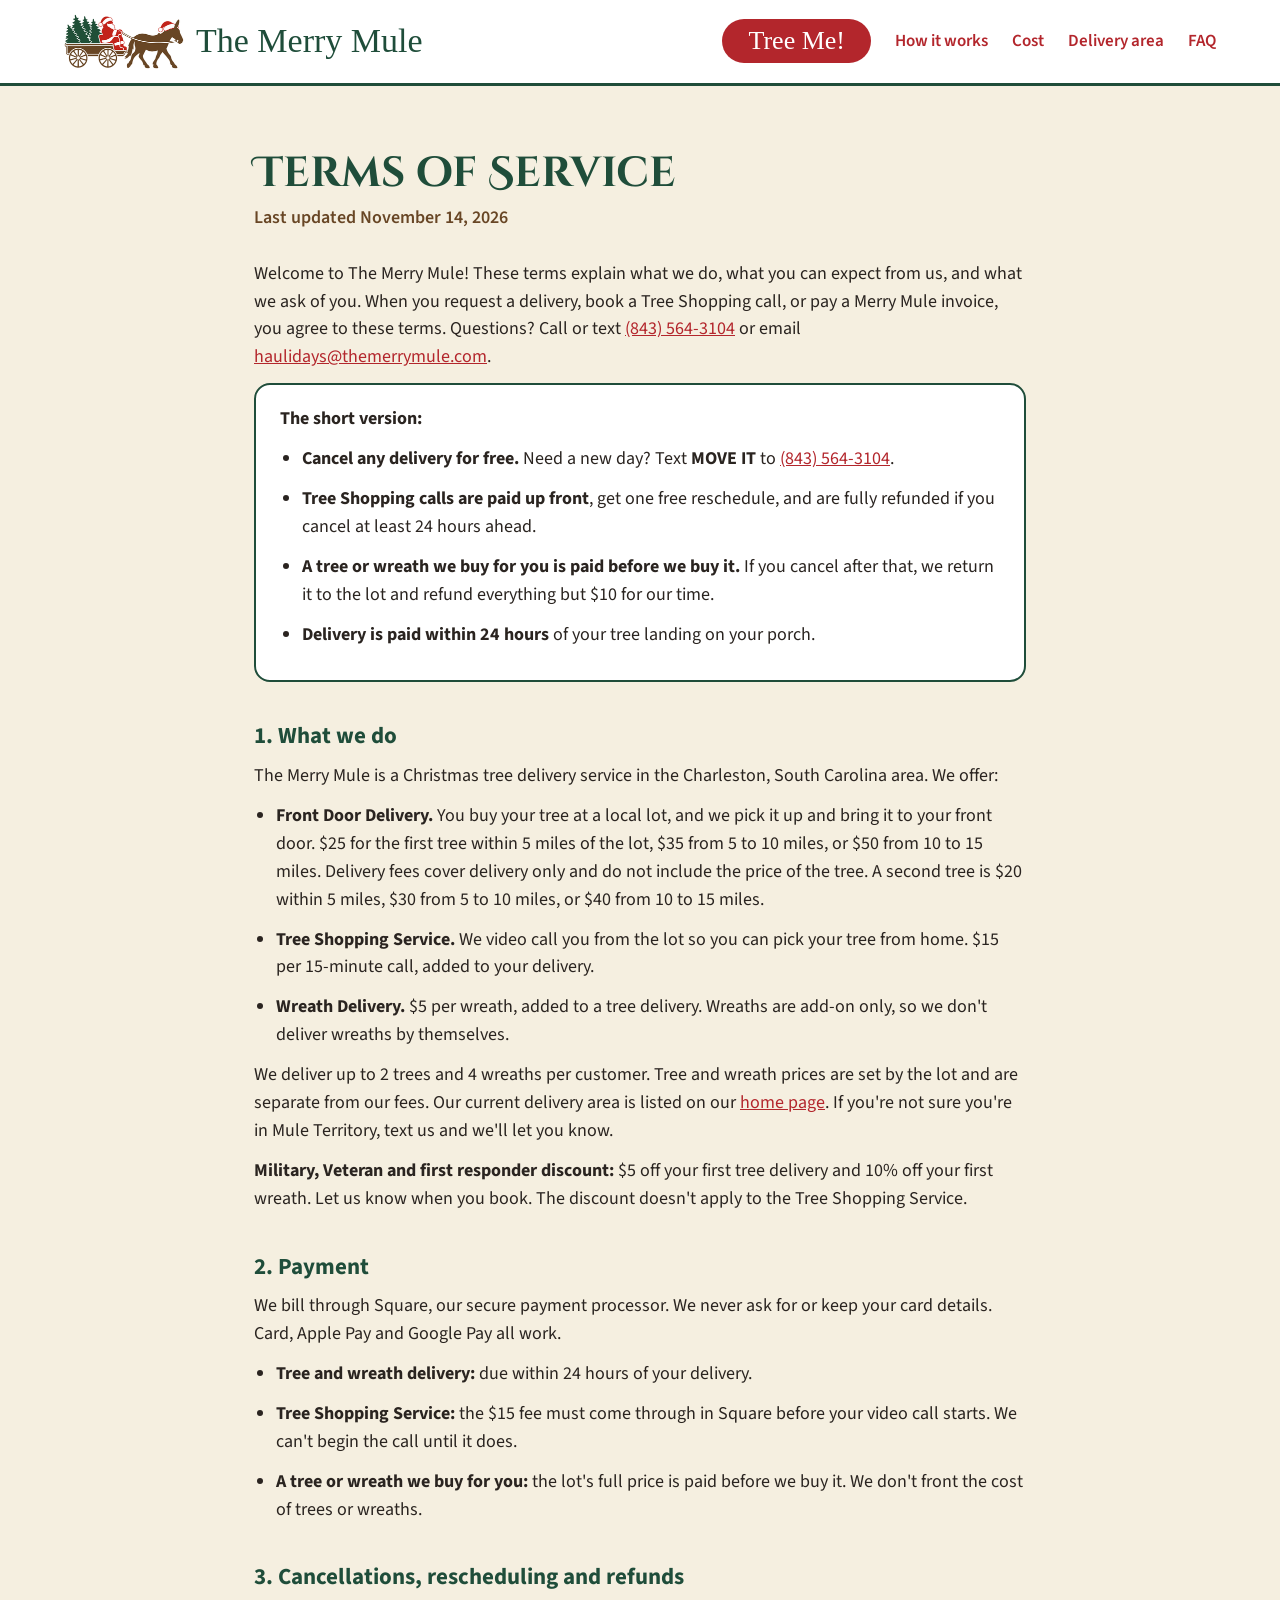
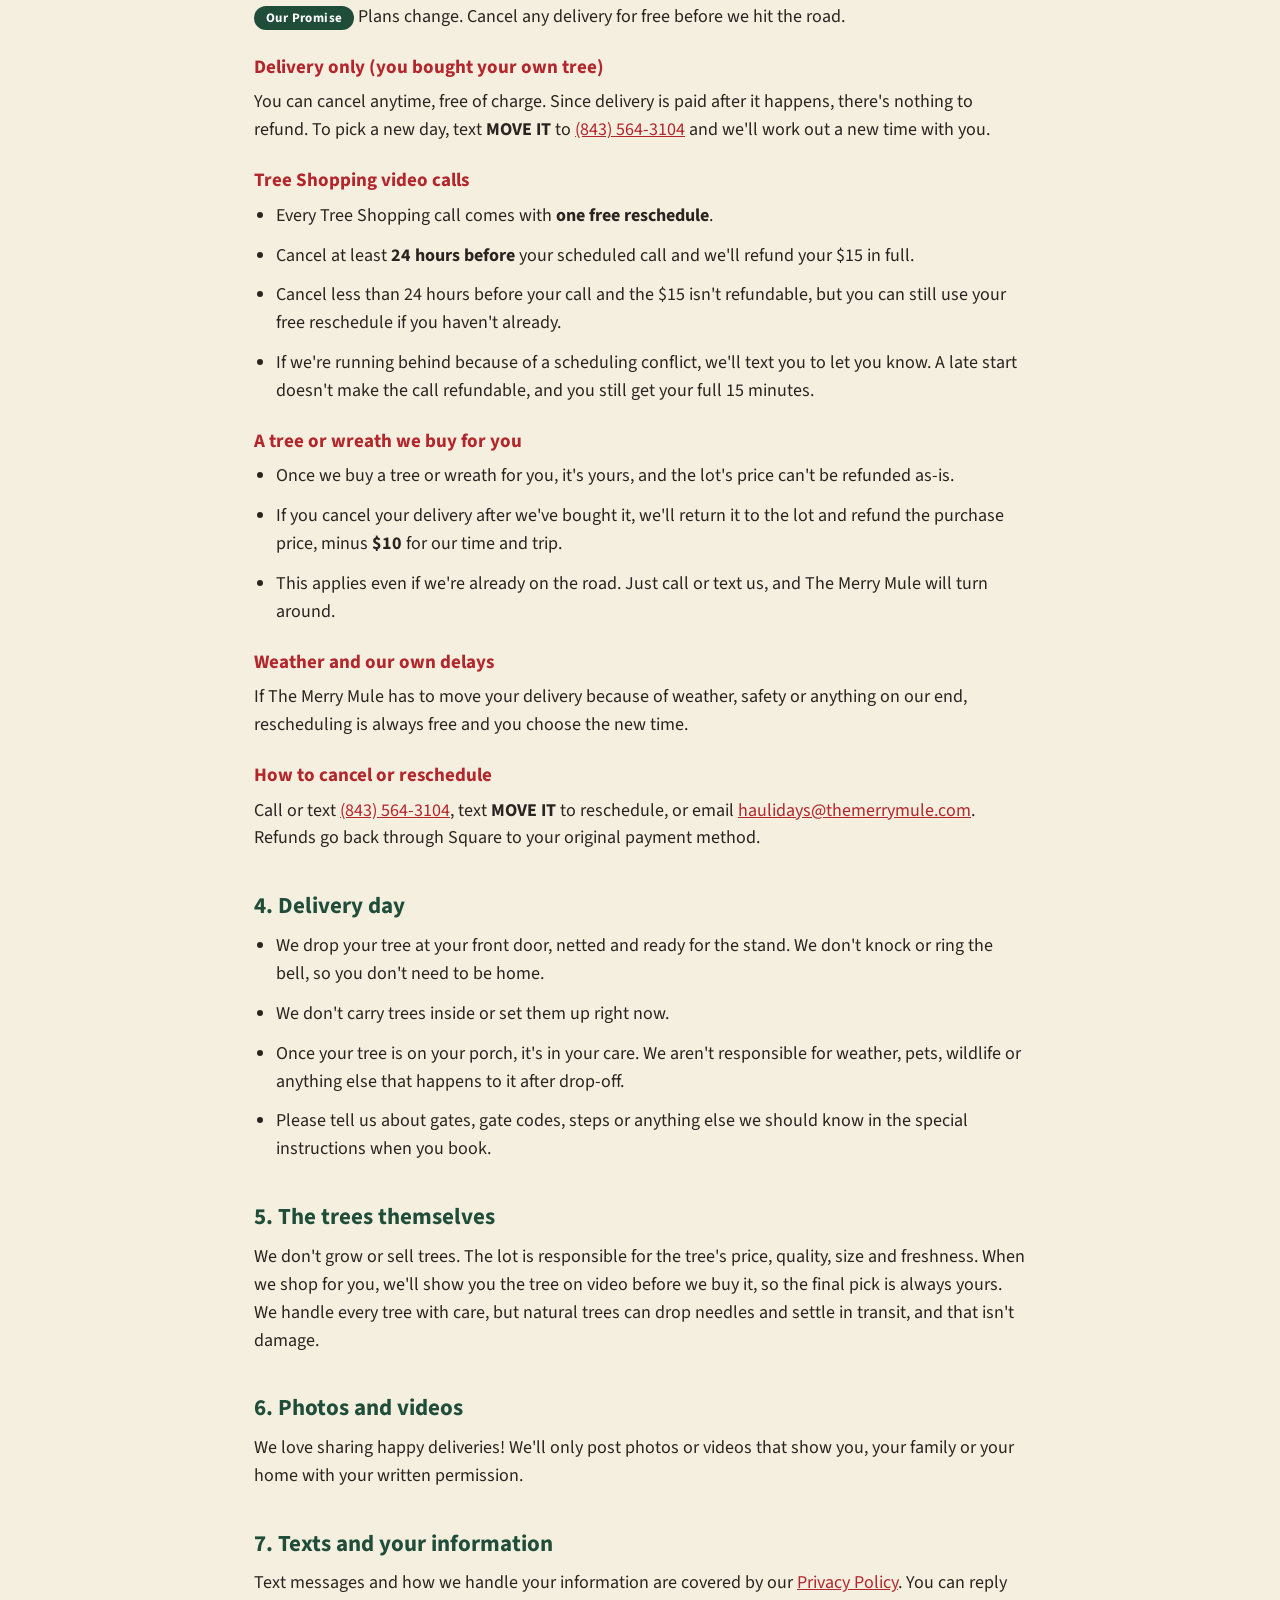
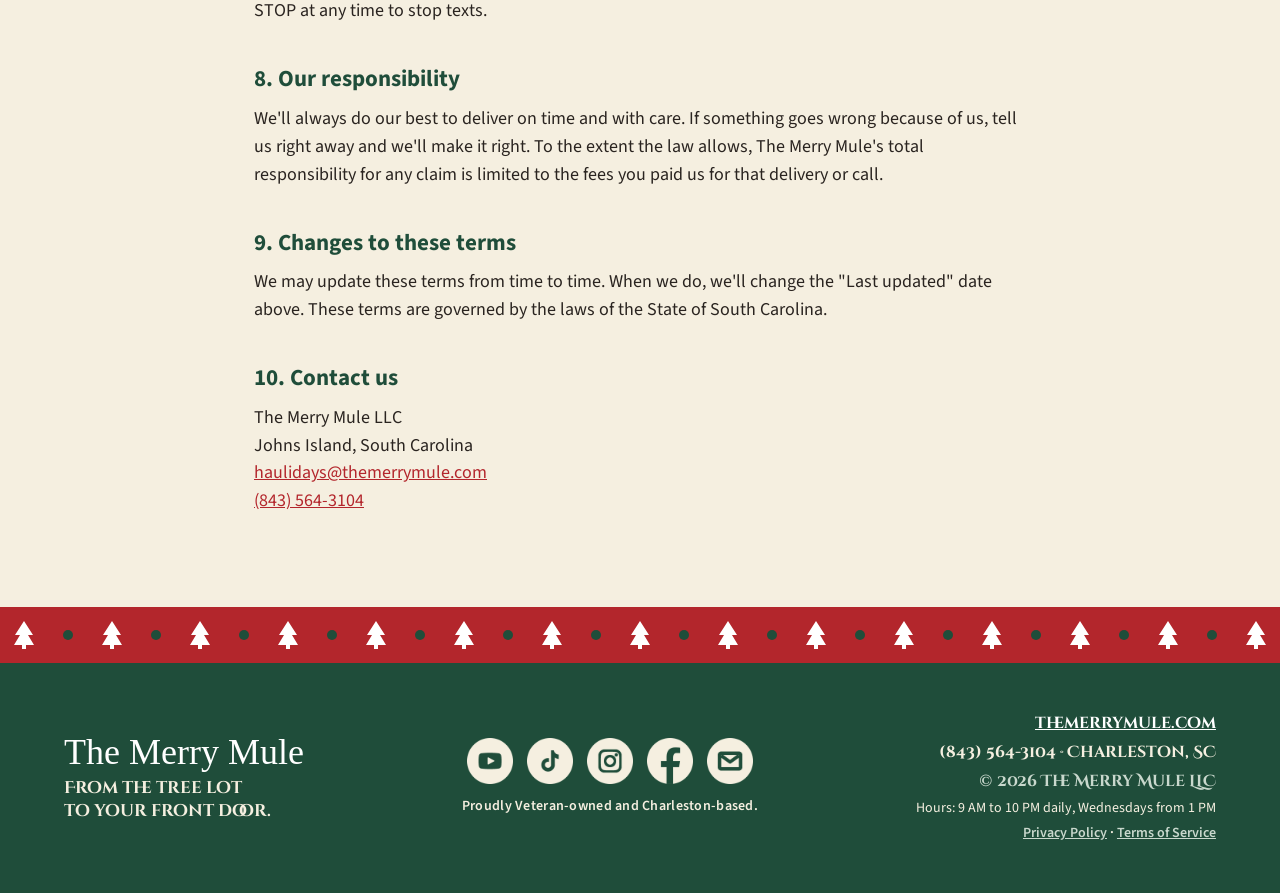
<file: terms.html>
<!doctype html>
<html lang="en">
<head>
<!-- Google Tag Manager -->
<script>(function(w,d,s,l,i){w[l]=w[l]||[];w[l].push({'gtm.start':
new Date().getTime(),event:'gtm.js'});var f=d.getElementsByTagName(s)[0],
j=d.createElement(s),dl=l!='dataLayer'?'&l='+l:'';j.async=true;j.src=
'https://www.googletagmanager.com/gtm.js?id='+i+dl;f.parentNode.insertBefore(j,f);
})(window,document,'script','dataLayer','GTM-KTWTQXD2');</script>
<!-- End Google Tag Manager -->
<meta charset="utf-8">
<meta name="viewport" content="width=device-width, initial-scale=1">
<title>Terms of Service | The Merry Mule</title>
<meta name="description" content="The Merry Mule terms of service, including payment timing, cancellations, rescheduling and refunds.">
<link rel="canonical" href="https://www.themerrymule.com/terms">
<meta name="theme-color" content="#1F4D3A">
<link rel="icon" type="image/png" href="/favicon.png">
<link rel="apple-touch-icon" href="/apple-touch-icon.png">
<link rel="preconnect" href="https://fonts.googleapis.com">
<link rel="preconnect" href="https://fonts.gstatic.com" crossorigin>
<link rel="stylesheet" href="https://fonts.googleapis.com/css2?family=Cinzel+Decorative:wght@700&family=Redressed&family=Source+Sans+3:wght@400;600;700&display=swap">
<link rel="stylesheet" href="/styles.css">
</head>
<body>
<!-- Google Tag Manager (noscript) -->
<noscript><iframe src="https://www.googletagmanager.com/ns.html?id=GTM-KTWTQXD2" height="0" width="0" style="display:none;visibility:hidden"></iframe></noscript>
<!-- End Google Tag Manager (noscript) -->

<header class="mm-header">
<div class="mm-headrow">
<a class="mm-brand" href="/">
<img class="mm-headlogo" src="/img/logo-header.png" alt="The Merry Mule: Santa and the mule hauling a wagon of trees" width="120" height="86">
<span class="mm-brandname">The Merry Mule</span>
</a>
<nav class="mm-nav" aria-label="Main">
<a class="mm-pill" href="/#spruce">Tree Me!</a>
<a href="/#how">How it works</a>
<a href="/#pricing">Cost</a>
<a href="/#area">Delivery area</a>
<a href="/#faq">FAQ</a>
</nav>
<button type="button" class="mm-burger" id="mm-burger" aria-label="Open menu" aria-expanded="false" aria-controls="mm-menu">
<svg class="bars" width="26" height="26" viewBox="0 0 24 24" aria-hidden="true" fill="none" stroke="#FFFFFF" stroke-width="2.6" stroke-linecap="round"><line x1="4" y1="7" x2="20" y2="7"/><line x1="4" y1="12" x2="20" y2="12"/><line x1="4" y1="17" x2="20" y2="17"/></svg>
<svg class="x" width="26" height="26" viewBox="0 0 24 24" aria-hidden="true" fill="none" stroke="#FFFFFF" stroke-width="2.6" stroke-linecap="round"><line x1="6" y1="6" x2="18" y2="18"/><line x1="18" y1="6" x2="6" y2="18"/></svg>
</button>
</div>
<nav class="mm-menu" id="mm-menu" aria-label="Mobile">
<a class="mm-pill" href="/#spruce">Tree Me!</a>
<a href="/#how">How it works</a>
<a href="/#pricing">Cost</a>
<a href="/#area">Delivery area</a>
<a href="/#faq">FAQ</a>
</nav>
</header>

<main class="mm-legal">
<h1>Terms of Service</h1>
<p class="updated">Last updated November 14, 2026</p>

<p>Welcome to The Merry Mule! These terms explain what we do, what you can expect from us, and what we ask of you. When you request a delivery, book a Tree Shopping call, or pay a Merry Mule invoice, you agree to these terms. Questions? Call or text <a href="tel:+18435643104">(843) 564-3104</a> or email <a href="mailto:haulidays@themerrymule.com">haulidays@themerrymule.com</a>.</p>

<div class="box">
<p><strong>The short version:</strong></p>
<ul style="margin-bottom:0">
<li><strong>Cancel any delivery for free.</strong> Need a new day? Text <strong>MOVE IT</strong> to <a href="sms:+18435643104">(843) 564-3104</a>.</li>
<li><strong>Tree Shopping calls are paid up front</strong>, get one free reschedule, and are fully refunded if you cancel at least 24 hours ahead.</li>
<li><strong>A tree or wreath we buy for you is paid before we buy it.</strong> If you cancel after that, we return it to the lot and refund everything but $10 for our time.</li>
<li><strong>Delivery is paid within 24 hours</strong> of your tree landing on your porch.</li>
</ul>
</div>

<h2>1. What we do</h2>
<p>The Merry Mule is a Christmas tree delivery service in the Charleston, South Carolina area. We offer:</p>
<ul>
<li><strong>Front Door Delivery.</strong> You buy your tree at a local lot, and we pick it up and bring it to your front door. $25 for the first tree within 5 miles of the lot, $35 from 5 to 10 miles, or $50 from 10 to 15 miles. Delivery fees cover delivery only and do not include the price of the tree. A second tree is $20 within 5 miles, $30 from 5 to 10 miles, or $40 from 10 to 15 miles.</li>
<li><strong>Tree Shopping Service.</strong> We video call you from the lot so you can pick your tree from home. $15 per 15-minute call, added to your delivery.</li>
<li><strong>Wreath Delivery.</strong> $5 per wreath, added to a tree delivery. Wreaths are add-on only, so we don't deliver wreaths by themselves.</li>
</ul>
<p>We deliver up to 2 trees and 4 wreaths per customer. Tree and wreath prices are set by the lot and are separate from our fees. Our current delivery area is listed on our <a href="/#area">home page</a>. If you're not sure you're in Mule Territory, text us and we'll let you know.</p>
<p><strong>Military, Veteran and first responder discount:</strong> $5 off your first tree delivery and 10% off your first wreath. Let us know when you book. The discount doesn't apply to the Tree Shopping Service.</p>

<h2>2. Payment</h2>
<p>We bill through Square, our secure payment processor. We never ask for or keep your card details. Card, Apple Pay and Google Pay all work.</p>
<ul>
<li><strong>Tree and wreath delivery:</strong> due within 24 hours of your delivery.</li>
<li><strong>Tree Shopping Service:</strong> the $15 fee must come through in Square before your video call starts. We can't begin the call until it does.</li>
<li><strong>A tree or wreath we buy for you:</strong> the lot's full price is paid before we buy it. We don't front the cost of trees or wreaths.</li>
</ul>

<h2 id="cancellations" style="scroll-margin-top:16px">3. Cancellations, rescheduling and refunds</h2>
<p><span class="tag">Our Promise</span> Plans change. Cancel any delivery for free before we hit the road.</p>

<h3>Delivery only (you bought your own tree)</h3>
<p>You can cancel anytime, free of charge. Since delivery is paid after it happens, there's nothing to refund. To pick a new day, text <strong>MOVE IT</strong> to <a href="sms:+18435643104">(843) 564-3104</a> and we'll work out a new time with you.</p>

<h3>Tree Shopping video calls</h3>
<ul>
<li>Every Tree Shopping call comes with <strong>one free reschedule</strong>.</li>
<li>Cancel at least <strong>24 hours before</strong> your scheduled call and we'll refund your $15 in full.</li>
<li>Cancel less than 24 hours before your call and the $15 isn't refundable, but you can still use your free reschedule if you haven't already.</li>
<li>If we're running behind because of a scheduling conflict, we'll text you to let you know. A late start doesn't make the call refundable, and you still get your full 15 minutes.</li>
</ul>

<h3>A tree or wreath we buy for you</h3>
<ul>
<li>Once we buy a tree or wreath for you, it's yours, and the lot's price can't be refunded as-is.</li>
<li>If you cancel your delivery after we've bought it, we'll return it to the lot and refund the purchase price, minus <strong>$10</strong> for our time and trip.</li>
<li>This applies even if we're already on the road. Just call or text us, and The Merry Mule will turn around.</li>
</ul>

<h3>Weather and our own delays</h3>
<p>If The Merry Mule has to move your delivery because of weather, safety or anything on our end, rescheduling is always free and you choose the new time.</p>

<h3>How to cancel or reschedule</h3>
<p>Call or text <a href="tel:+18435643104">(843) 564-3104</a>, text <strong>MOVE IT</strong> to reschedule, or email <a href="mailto:haulidays@themerrymule.com">haulidays@themerrymule.com</a>. Refunds go back through Square to your original payment method.</p>

<h2>4. Delivery day</h2>
<ul>
<li>We drop your tree at your front door, netted and ready for the stand. We don't knock or ring the bell, so you don't need to be home.</li>
<li>We don't carry trees inside or set them up right now.</li>
<li>Once your tree is on your porch, it's in your care. We aren't responsible for weather, pets, wildlife or anything else that happens to it after drop-off.</li>
<li>Please tell us about gates, gate codes, steps or anything else we should know in the special instructions when you book.</li>
</ul>

<h2>5. The trees themselves</h2>
<p>We don't grow or sell trees. The lot is responsible for the tree's price, quality, size and freshness. When we shop for you, we'll show you the tree on video before we buy it, so the final pick is always yours. We handle every tree with care, but natural trees can drop needles and settle in transit, and that isn't damage.</p>

<h2>6. Photos and videos</h2>
<p>We love sharing happy deliveries! We'll only post photos or videos that show you, your family or your home with your written permission.</p>

<h2>7. Texts and your information</h2>
<p>Text messages and how we handle your information are covered by our <a href="/privacy">Privacy Policy</a>. You can reply STOP at any time to stop texts.</p>

<h2>8. Our responsibility</h2>
<p>We'll always do our best to deliver on time and with care. If something goes wrong because of us, tell us right away and we'll make it right. To the extent the law allows, The Merry Mule's total responsibility for any claim is limited to the fees you paid us for that delivery or call.</p>

<h2>9. Changes to these terms</h2>
<p>We may update these terms from time to time. When we do, we'll change the "Last updated" date above. These terms are governed by the laws of the State of South Carolina.</p>

<h2>10. Contact us</h2>
<p>The Merry Mule LLC<br>Johns Island, South Carolina<br><a href="mailto:haulidays@themerrymule.com">haulidays@themerrymule.com</a><br><a href="tel:+18435643104">(843) 564-3104</a></p>
</main>

<div class="mm-strip" aria-hidden="true" style="background:var(--red)" data-dot="#1F4D3A"></div>

<footer class="mm-footer">
<div class="mm-snow" aria-hidden="true" data-count="24" data-fall="320" data-seed="7"></div>
<div class="mm-foot-inner">
<div class="mm-foot-left">
<span class="script" style="font-size:36px;color:#fff;line-height:1.1">The Merry Mule</span>
<span style="font-family:var(--head);font-weight:700;font-size:17px;line-height:1.35">From the tree lot<br>to your front door.</span>
</div>
<div class="mm-foot-mid">
<div class="mm-foot-icons">
<a href="https://www.youtube.com/@TheMerryMule" target="_blank" rel="noopener" aria-label="YouTube"><img src="/img/foot-yt.png" alt="YouTube"></a>
<a href="https://www.tiktok.com/@the_merry_mule" target="_blank" rel="noopener" aria-label="TikTok"><img src="/img/foot-tt.png" alt="TikTok"></a>
<a href="https://www.instagram.com/the_merry_mule/" target="_blank" rel="noopener" aria-label="Instagram"><img src="/img/foot-ig.png" alt="Instagram"></a>
<a href="https://www.facebook.com/themerrymule" target="_blank" rel="noopener" aria-label="Facebook"><img src="/img/foot-fb.png" alt="Facebook"></a>
<a href="mailto:haulidays@themerrymule.com" aria-label="Email"><img src="/img/foot-email.png" alt="Email"></a>
</div>
<span style="font-size:14px;font-weight:600;letter-spacing:.02em;text-align:center">Proudly Veteran-owned and Charleston-based.</span>
</div>
<div class="mm-foot-right">
<a href="https://www.themerrymule.com">themerrymule.com</a>
<span>(843) 564-3104 · Charleston, SC</span>
<span style="color:#C9D8CD">© 2026 The Merry Mule LLC</span>
<span class="mm-foot-legal" style="font-weight:400">Hours: 9 AM to 10 PM daily, Wednesdays from 1 PM</span>
<span class="mm-foot-legal"><a href="/privacy">Privacy Policy</a> &middot; <a href="/terms">Terms of Service</a></span>
</div>
</div>
</footer>

<script src="/site.js"></script>
</body>
</html>
</file>
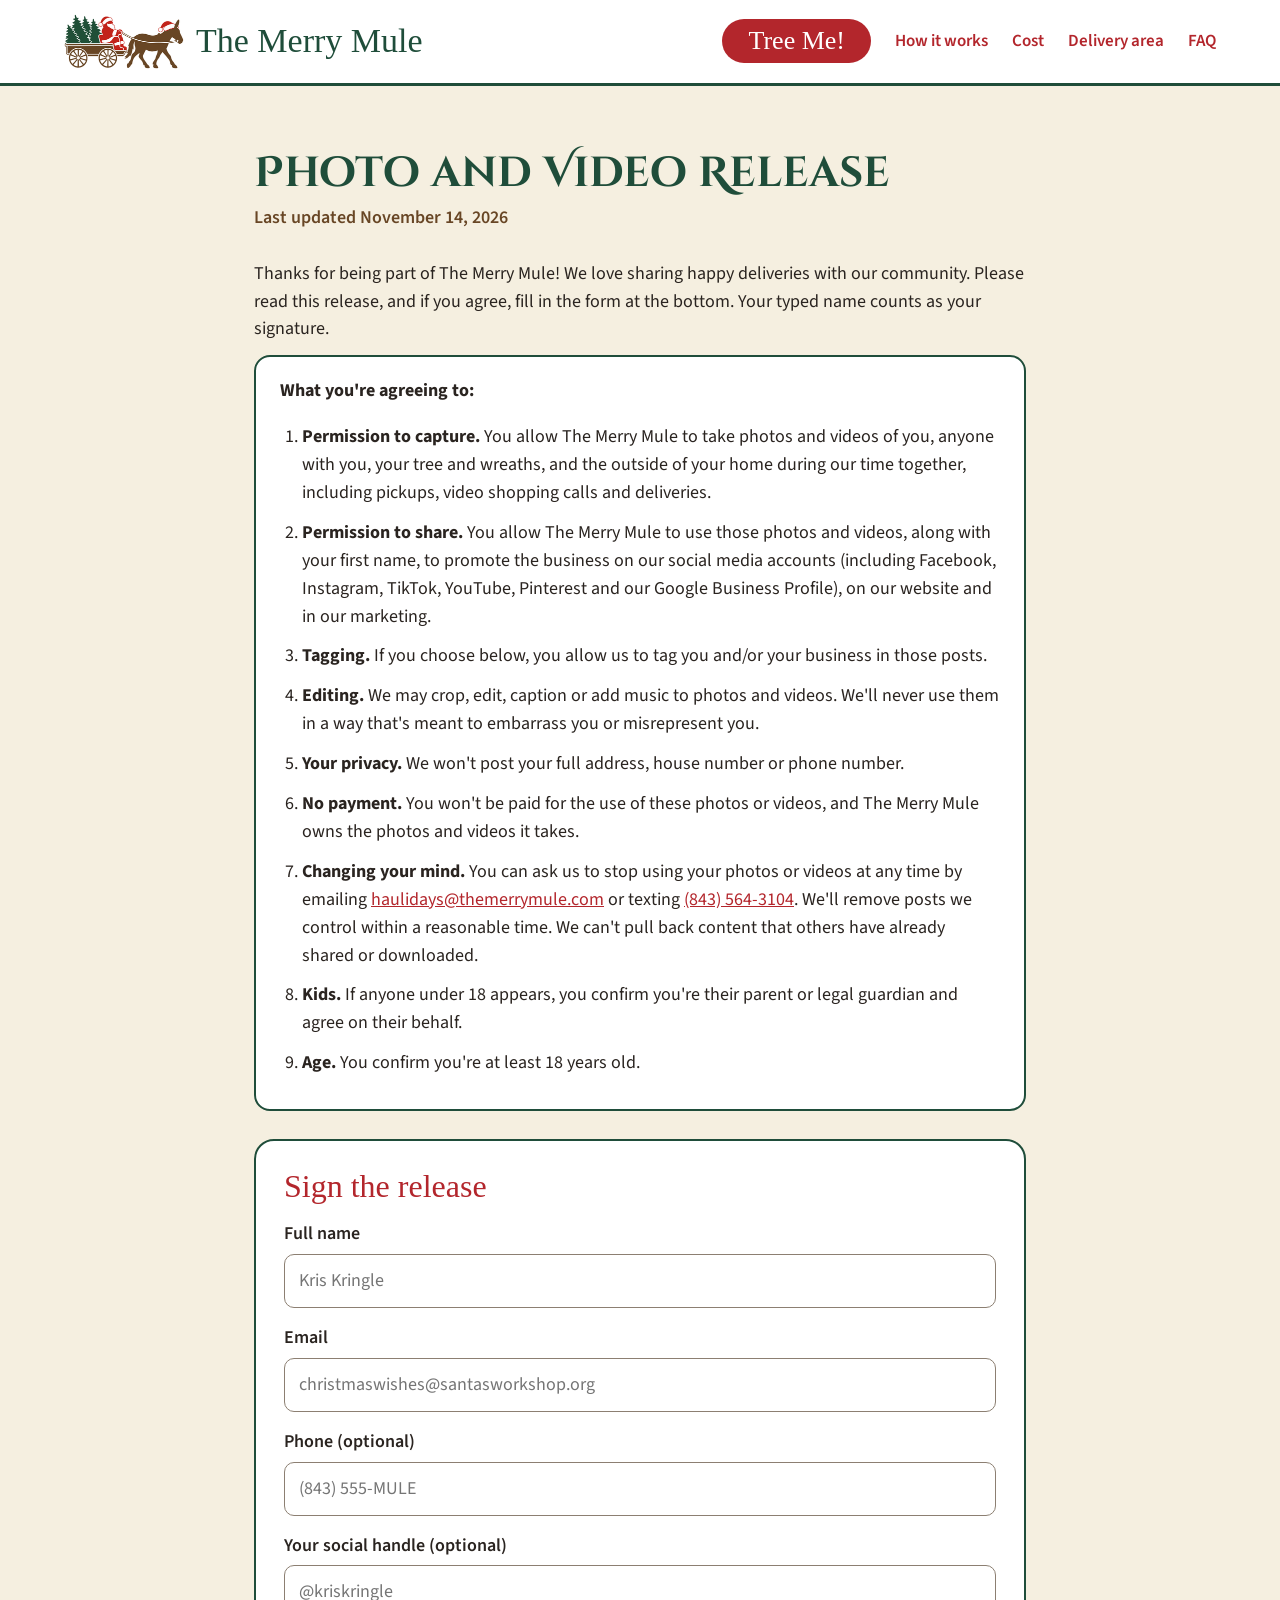
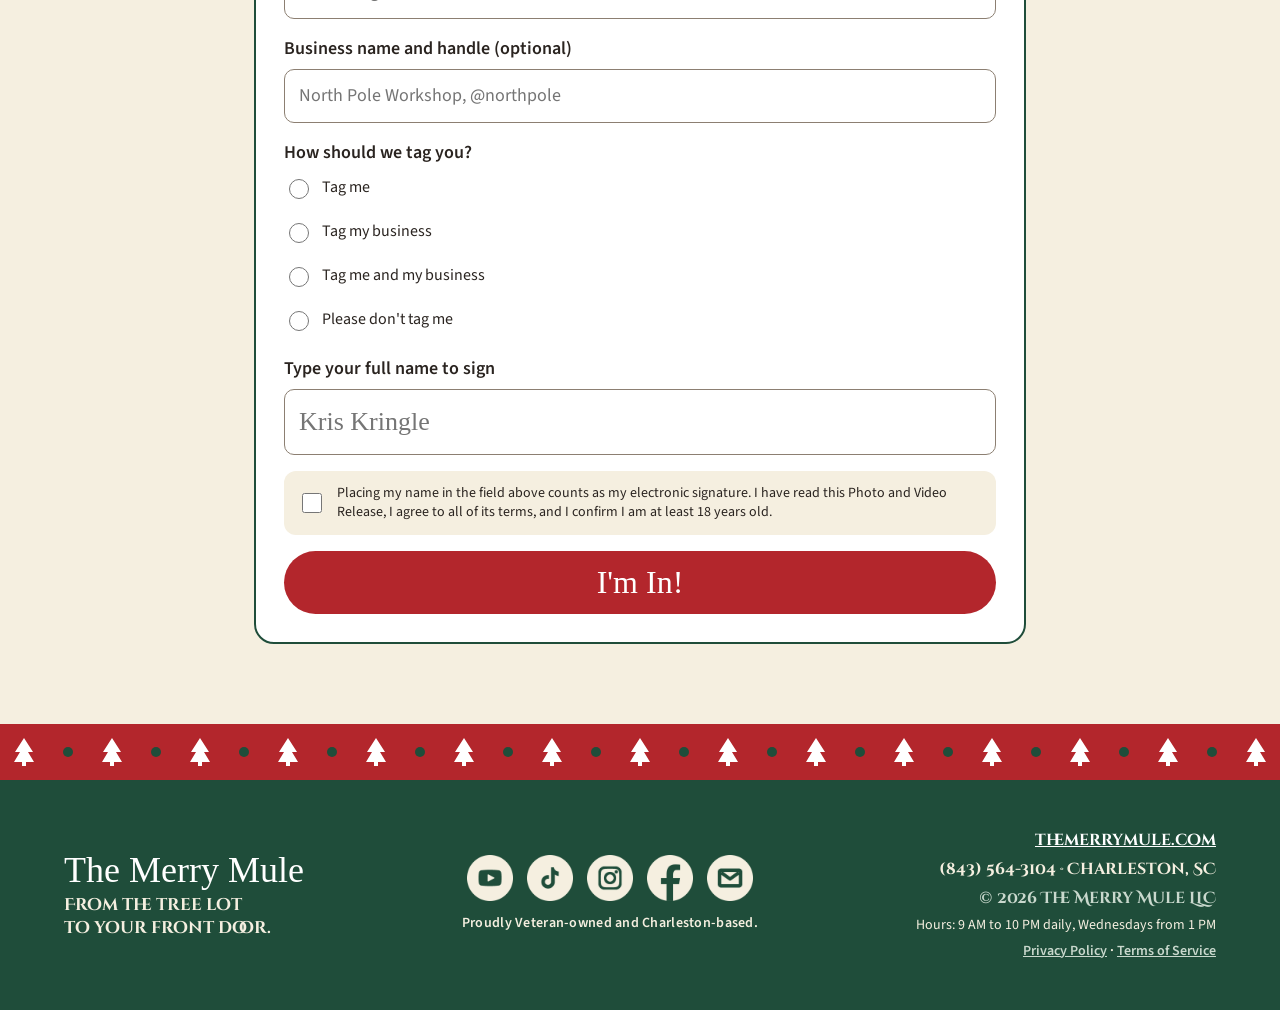
<file: waiver.html>
<!doctype html>
<html lang="en">
<head>
<!-- Google Tag Manager -->
<script>(function(w,d,s,l,i){w[l]=w[l]||[];w[l].push({'gtm.start':
new Date().getTime(),event:'gtm.js'});var f=d.getElementsByTagName(s)[0],
j=d.createElement(s),dl=l!='dataLayer'?'&l='+l:'';j.async=true;j.src=
'https://www.googletagmanager.com/gtm.js?id='+i+dl;f.parentNode.insertBefore(j,f);
})(window,document,'script','dataLayer','GTM-KTWTQXD2');</script>
<!-- End Google Tag Manager -->
<meta charset="utf-8">
<meta name="viewport" content="width=device-width, initial-scale=1">
<title>Photo and Video Release | The Merry Mule</title>
<meta name="description" content="Photo and video release for The Merry Mule social media.">
<meta name="robots" content="noindex">
<link rel="canonical" href="https://www.themerrymule.com/waiver">
<meta name="theme-color" content="#1F4D3A">
<link rel="icon" type="image/png" href="/favicon.png">
<link rel="apple-touch-icon" href="/apple-touch-icon.png">
<link rel="preconnect" href="https://fonts.googleapis.com">
<link rel="preconnect" href="https://fonts.gstatic.com" crossorigin>
<link rel="stylesheet" href="https://fonts.googleapis.com/css2?family=Cinzel+Decorative:wght@700&family=Redressed&family=Source+Sans+3:wght@400;600;700&display=swap">
<link rel="stylesheet" href="/styles.css">
</head>
<body>
<!-- Google Tag Manager (noscript) -->
<noscript><iframe src="https://www.googletagmanager.com/ns.html?id=GTM-KTWTQXD2" height="0" width="0" style="display:none;visibility:hidden"></iframe></noscript>
<!-- End Google Tag Manager (noscript) -->

<header class="mm-header">
<div class="mm-headrow">
<a class="mm-brand" href="/">
<img class="mm-headlogo" src="/img/logo-header.png" alt="The Merry Mule: Santa and the mule hauling a wagon of trees" width="120" height="86">
<span class="mm-brandname">The Merry Mule</span>
</a>
<nav class="mm-nav" aria-label="Main">
<a class="mm-pill" href="/#spruce">Tree Me!</a>
<a href="/#how">How it works</a>
<a href="/#pricing">Cost</a>
<a href="/#area">Delivery area</a>
<a href="/#faq">FAQ</a>
</nav>
<button type="button" class="mm-burger" id="mm-burger" aria-label="Open menu" aria-expanded="false" aria-controls="mm-menu">
<svg class="bars" width="26" height="26" viewBox="0 0 24 24" aria-hidden="true" fill="none" stroke="#FFFFFF" stroke-width="2.6" stroke-linecap="round"><line x1="4" y1="7" x2="20" y2="7"/><line x1="4" y1="12" x2="20" y2="12"/><line x1="4" y1="17" x2="20" y2="17"/></svg>
<svg class="x" width="26" height="26" viewBox="0 0 24 24" aria-hidden="true" fill="none" stroke="#FFFFFF" stroke-width="2.6" stroke-linecap="round"><line x1="6" y1="6" x2="18" y2="18"/><line x1="18" y1="6" x2="6" y2="18"/></svg>
</button>
</div>
<nav class="mm-menu" id="mm-menu" aria-label="Mobile">
<a class="mm-pill" href="/#spruce">Tree Me!</a>
<a href="/#how">How it works</a>
<a href="/#pricing">Cost</a>
<a href="/#area">Delivery area</a>
<a href="/#faq">FAQ</a>
</nav>
</header>

<main class="mm-legal mm-waiver">
<h1>Photo and Video Release</h1>
<p class="updated">Last updated November 14, 2026</p>
<p>Thanks for being part of The Merry Mule! We love sharing happy deliveries with our community. Please read this release, and if you agree, fill in the form at the bottom. Your typed name counts as your signature.</p>

<div class="box">
<p><strong>What you're agreeing to:</strong></p>
<ol style="margin-bottom:0;padding-left:22px">
<li><strong>Permission to capture.</strong> You allow The Merry Mule to take photos and videos of you, anyone with you, your tree and wreaths, and the outside of your home during our time together, including pickups, video shopping calls and deliveries.</li>
<li><strong>Permission to share.</strong> You allow The Merry Mule to use those photos and videos, along with your first name, to promote the business on our social media accounts (including Facebook, Instagram, TikTok, YouTube, Pinterest and our Google Business Profile), on our website and in our marketing.</li>
<li><strong>Tagging.</strong> If you choose below, you allow us to tag you and/or your business in those posts.</li>
<li><strong>Editing.</strong> We may crop, edit, caption or add music to photos and videos. We'll never use them in a way that's meant to embarrass you or misrepresent you.</li>
<li><strong>Your privacy.</strong> We won't post your full address, house number or phone number.</li>
<li><strong>No payment.</strong> You won't be paid for the use of these photos or videos, and The Merry Mule owns the photos and videos it takes.</li>
<li><strong>Changing your mind.</strong> You can ask us to stop using your photos or videos at any time by emailing <a href="mailto:haulidays@themerrymule.com">haulidays@themerrymule.com</a> or texting <a href="sms:+18435643104">(843) 564-3104</a>. We'll remove posts we control within a reasonable time. We can't pull back content that others have already shared or downloaded.</li>
<li><strong>Kids.</strong> If anyone under 18 appears, you confirm you're their parent or legal guardian and agree on their behalf.</li>
<li><strong>Age.</strong> You confirm you're at least 18 years old.</li>
</ol>
</div>

<form id="mm-waiver" class="mm-form" novalidate>
<p class="script" style="margin:0;font-size:32px;color:var(--red);line-height:1.1">Sign the release</p>
<label class="mm-lbl">Full name<input class="mm-in" type="text" name="name" placeholder="Kris Kringle" autocomplete="name"></label>
<label class="mm-lbl">Email<input class="mm-in" type="email" name="email" placeholder="christmaswishes@santasworkshop.org" autocomplete="email"></label>
<label class="mm-lbl">Phone (optional)<input class="mm-in" type="tel" name="phone" placeholder="(843) 555-MULE" autocomplete="tel"></label>
<label class="mm-lbl">Your social handle (optional)<input class="mm-in" type="text" name="handle" placeholder="@kriskringle"></label>
<label class="mm-lbl">Business name and handle (optional)<input class="mm-in" type="text" name="business" placeholder="North Pole Workshop, @northpole"></label>
<fieldset style="border:0;padding:0;margin:0"><legend class="mm-lbl" style="padding:0">How should we tag you?</legend>
<div class="mm-rgroup">
<label><input type="radio" name="tag" value="Tag me">Tag me</label>
<label><input type="radio" name="tag" value="Tag my business">Tag my business</label>
<label><input type="radio" name="tag" value="Tag me and my business">Tag me and my business</label>
<label><input type="radio" name="tag" value="Please don't tag me">Please don't tag me</label>
</div></fieldset>
<label class="mm-lbl">Type your full name to sign<input class="mm-in" type="text" name="signature" placeholder="Kris Kringle" autocomplete="off" style="font-family:var(--script);font-size:26px"></label>
<div class="mm-consent">
<label class="mm-check"><input type="checkbox" name="agree"><span>Placing my name in the field above counts as my electronic signature. I have read this Photo and Video Release, I agree to all of its terms, and I confirm I am at least 18 years old.</span></label>
</div>
<input type="text" name="company" tabindex="-1" autocomplete="off" aria-hidden="true" style="position:absolute;left:-9999px;width:1px;height:1px;opacity:0">
<button type="submit" class="mm-submit" id="mm-wsubmit">I'm In!</button>
<p class="mm-nudge" id="mm-wnudge" role="alert" hidden></p>
</form>

<div id="mm-wdone" class="mm-form" hidden style="align-items:center;text-align:center;margin-top:28px">
<p class="script" style="margin:0;font-size:40px;color:var(--red);line-height:1.1">You're a star!</p>
<p style="margin:0">Thanks for signing. Keep an eye on our socials, you might just see yourself there!</p>
<a href="/" style="font-weight:700">Back to The Merry Mule</a>
</div>
</main>

<div class="mm-strip" aria-hidden="true" style="background:var(--red)" data-dot="#1F4D3A"></div>

<footer class="mm-footer">
<div class="mm-snow" aria-hidden="true" data-count="24" data-fall="320" data-seed="7"></div>
<div class="mm-foot-inner">
<div class="mm-foot-left">
<span class="script" style="font-size:36px;color:#fff;line-height:1.1">The Merry Mule</span>
<span style="font-family:var(--head);font-weight:700;font-size:17px;line-height:1.35">From the tree lot<br>to your front door.</span>
</div>
<div class="mm-foot-mid">
<div class="mm-foot-icons">
<a href="https://www.youtube.com/@TheMerryMule" target="_blank" rel="noopener" aria-label="YouTube"><img src="/img/foot-yt.png" alt="YouTube"></a>
<a href="https://www.tiktok.com/@the_merry_mule" target="_blank" rel="noopener" aria-label="TikTok"><img src="/img/foot-tt.png" alt="TikTok"></a>
<a href="https://www.instagram.com/the_merry_mule/" target="_blank" rel="noopener" aria-label="Instagram"><img src="/img/foot-ig.png" alt="Instagram"></a>
<a href="https://www.facebook.com/themerrymule" target="_blank" rel="noopener" aria-label="Facebook"><img src="/img/foot-fb.png" alt="Facebook"></a>
<a href="mailto:haulidays@themerrymule.com" aria-label="Email"><img src="/img/foot-email.png" alt="Email"></a>
</div>
<span style="font-size:14px;font-weight:600;letter-spacing:.02em;text-align:center">Proudly Veteran-owned and Charleston-based.</span>
</div>
<div class="mm-foot-right">
<a href="https://www.themerrymule.com">themerrymule.com</a>
<span>(843) 564-3104 · Charleston, SC</span>
<span style="color:#C9D8CD">© 2026 The Merry Mule LLC</span>
<span class="mm-foot-legal" style="font-weight:400">Hours: 9 AM to 10 PM daily, Wednesdays from 1 PM</span>
<span class="mm-foot-legal"><a href="/privacy">Privacy Policy</a> &middot; <a href="/terms">Terms of Service</a></span>
</div>
</div>
</footer>

<script src="/site.js"></script>
<script>
(function () {
  var f = document.getElementById('mm-waiver'), nudge = document.getElementById('mm-wnudge'), btn = document.getElementById('mm-wsubmit'), done = document.getElementById('mm-wdone');
  function v(n) { return String(f.elements[n].value || '').trim(); }
  function say(t) { nudge.textContent = t; nudge.hidden = false; }
  f.addEventListener('input', function () { nudge.hidden = true; });
  f.addEventListener('change', function () { nudge.hidden = true; });
  f.addEventListener('submit', function (e) {
    e.preventDefault();
    if (!v('name')) return say('Hold your reindeer! Please add your full name.');
    if (!/^[^\s@]+@[^\s@]+\.[^\s@]+$/.test(v('email'))) return say('Hold your reindeer! That email address looks a little off.');
    var tag = f.querySelector('input[name=tag]:checked');
    if (!tag) return say('Almost there! Let us know how you\'d like to be tagged.');
    if (!v('signature')) return say('Almost there! Type your full name to sign.');
    if (!f.elements.agree.checked) return say('Almost there! Check the box to agree to the release.');
    function finish() { f.hidden = true; done.hidden = false; setTimeout(function () { if (done.getBoundingClientRect().top < 0) done.scrollIntoView({ behavior: 'smooth', block: 'start' }); }, 30); }
    if (v('company')) return finish();
    var data = { form_type: 'Photo waiver', name: v('name'), email: v('email'), phone: v('phone'), handle: v('handle'), business: v('business'),
      tag: tag.value, signature: v('signature'), agree: 'Yes', page: location.href };
    btn.disabled = true; btn.textContent = 'Signing...';
    fetch(MM_CONFIG.formEndpoint, { method: 'POST', mode: 'no-cors', body: new URLSearchParams(data) }).then(function () {
      (window.dataLayer = window.dataLayer || []).push({ event: 'waiver_signed' });
      finish();
    }, function () {
      btn.disabled = false; btn.textContent = "I'm In!";
      say('Oh no, the mule tripped! Please try again, or text (843) 564-3104.');
    });
  });
})();
</script>
</body>
</html>
</file>
<file: styles.css>
/* The Merry Mule : shared styles */
:root{--red:#B3262C;--green:#1F4D3A;--brown:#684625;--cream:#F5EFE0;--white:#FFFFFF;--ink:#2A2420;--head:'Cinzel Decorative',serif;--script:'Redressed',cursive}
*{box-sizing:border-box}
html{scroll-behavior:smooth}
body{margin:0;background:var(--cream);color:var(--ink);font-family:'Source Sans 3',system-ui,sans-serif;font-size:18px;line-height:1.55;-webkit-text-size-adjust:100%}
img{max-width:100%}
a{color:var(--red)}
.wrap{max-width:1200px;margin:0 auto;padding-left:24px;padding-right:24px}
.script{font-family:var(--script);font-weight:400}
.kicker{margin:0;font-family:var(--script);font-size:clamp(40px,6vw,56px);line-height:1.1;color:var(--red)}
.h2{margin:0;font-family:var(--head);font-weight:700;font-size:clamp(32px,5vw,44px);line-height:1.1;color:var(--green)}
section[id],p[id]{scroll-margin-top:12px}

/* Header */
.mm-header{background:var(--white);border-bottom:3px solid var(--green)}
.mm-headrow{max-width:1200px;margin:0 auto;padding:14px 24px;display:flex;flex-wrap:wrap;align-items:center;justify-content:space-between;gap:16px}
.mm-brand{display:flex;align-items:center;gap:12px;text-decoration:none;min-width:0}
.mm-headlogo{width:120px;height:auto;flex:0 0 auto}
.mm-brandname{font-family:var(--script);font-size:34px;white-space:nowrap;color:var(--green);line-height:1}
.mm-nav{display:flex;flex-wrap:wrap;align-items:center;gap:24px;font-weight:600;font-size:17px}
.mm-nav a{text-decoration:none;color:var(--red)}
.mm-pill{background:var(--red);color:#fff !important;padding:8px 26px;border-radius:999px;min-height:44px;display:inline-flex;align-items:center;font-family:var(--script);font-weight:400;font-size:26px;line-height:1;text-decoration:none}
.mm-burger{display:none;flex:0 0 auto;width:48px;height:48px;border:0;border-radius:12px;background:var(--green);align-items:center;justify-content:center;cursor:pointer;padding:0}
.mm-burger .x{display:none}
.mm-burger[aria-expanded=true] .bars{display:none}
.mm-burger[aria-expanded=true] .x{display:block}
.mm-menu{display:none;flex-direction:column;align-items:stretch;gap:4px;padding:6px 16px 18px;border-top:1px solid #E4DCCB;font-weight:700;font-size:19px}
.mm-menu a{text-decoration:none;color:var(--red);padding:12px 4px;border-bottom:1px solid #EFE8DA}
.mm-menu a:last-child{border-bottom:0}
.mm-menu .mm-pill{justify-content:center;font-size:28px;padding:12px 20px;margin:8px 0 6px;border-bottom:0}
.mm-menu.open{display:flex}

/* Hero */
.mm-hero{max-width:1200px;margin:0 auto;padding:72px 24px 64px;display:flex;flex-wrap:wrap;align-items:flex-start;gap:48px}
.mm-hero h1{margin:0;font-family:var(--head);font-weight:700;font-size:clamp(34px,5.6vw,50px);line-height:1.08;max-width:520px;color:var(--green)}
.mm-bigbtn{text-decoration:none;color:#fff;font-family:var(--script);font-size:32px;line-height:1.1;text-align:center;padding:14px 28px;border-radius:999px;display:block}
.mm-socials{display:flex;flex-wrap:nowrap;gap:8px;margin-top:22px;width:100%;max-width:520px;padding:0 4px;justify-content:space-between}
.mm-socials a{width:60px;height:60px;flex:0 0 auto;border-radius:50%;display:inline-flex;align-items:center;justify-content:center;overflow:hidden}

/* Strips */
.mm-strip{height:56px;display:flex;flex-wrap:nowrap;align-items:center;justify-content:center;gap:28px;overflow:hidden}
.mm-strip svg{flex-shrink:0}

/* Snow */
.mm-snow{position:absolute;inset:0;pointer-events:none;z-index:0}
.mm-snow > *{position:absolute;top:-24px}
@keyframes mmSnowFall{from{transform:translate(0,0)}to{transform:translate(40px,var(--fall,1200px))}}
@media (prefers-reduced-motion: reduce){.mm-snow{display:none}}

/* Request + form */
.mm-request{max-width:1200px;margin:0 auto;padding:80px 24px;display:flex;flex-wrap:wrap;gap:48px;align-items:flex-start}
.mm-req-head{flex:1 1 320px;min-width:0;display:flex;flex-direction:column;gap:16px}
.mm-form{background:#fff;border:2px solid var(--green);border-radius:20px;padding:28px;display:flex;flex-direction:column;gap:16px;scroll-margin-top:12px}
.mm-track{display:flex;flex-direction:column;gap:10px}
.mm-road{position:relative;width:100%;aspect-ratio:5/1;border-bottom:4px dashed var(--brown)}
.mm-road img{position:absolute;bottom:4px;height:auto}
.mm-tripmsg{font-family:var(--script);font-size:28px;line-height:1.1;color:var(--green)}
.mm-pct{font-size:15px;font-weight:700;color:var(--brown)}
.mm-page{display:flex;align-items:flex-end;gap:10px}
.mm-page[hidden],.mm-form[hidden],[hidden]{display:none !important}
.mm-fields{flex:1 1 auto;min-width:0;display:flex;flex-direction:column;gap:12px}
.mm-lbl{display:flex;flex-direction:column;gap:6px;font-weight:600;font-size:18px;min-width:0}
.mm-in{font:inherit;font-weight:400;padding:12px 14px;border:1.5px solid #8C7F72;border-radius:10px;background:#fff;min-height:50px;width:100%;color:var(--ink)}
.mm-in:focus{outline:3px solid rgba(31,77,58,.35);outline-offset:1px;border-color:var(--green)}
textarea.mm-in{resize:none}
textarea.mm-in.notes{resize:vertical}
.mm-form input[type=date]{-webkit-appearance:none;appearance:none;min-width:0;display:block}
.mm-form input[type=date]::-webkit-date-and-time-value{text-align:left}
.mm-circ{flex:0 0 auto;width:50px;height:50px;border-radius:50%;border:0;display:inline-flex;align-items:center;justify-content:center;cursor:pointer;padding:0}
.mm-circ.next{background:var(--green)}
.mm-circ.back{background:var(--red)}
.mm-radio{display:flex;align-items:center;gap:10px;min-height:44px;font-size:15.5px;line-height:1.25;cursor:pointer}
.mm-radio input,.mm-check input{width:22px;height:22px;flex:0 0 auto;accent-color:var(--green)}
.mm-consent{display:flex;flex-direction:column;gap:6px;background:var(--cream);border-radius:12px;padding:10px 14px}
.mm-check{display:flex;align-items:center;gap:12px;font-size:12.5px;line-height:1.4;min-height:44px;cursor:pointer}
.mm-submit{flex:1 1 auto;font-family:var(--script);font-size:32px;line-height:1.1;background:var(--red);color:#fff;border:0;border-radius:999px;padding:14px 28px;min-height:52px;cursor:pointer}
.mm-submit[disabled]{opacity:.7;cursor:wait}
.mm-nudge{margin:0;font-weight:600;color:var(--red)}
.mm-thanks{position:relative;overflow:hidden;background:var(--green);color:#fff;border-radius:20px;padding:56px 36px;min-height:420px;display:flex;flex-wrap:wrap;align-items:center;justify-content:center;gap:32px;text-align:left;scroll-margin-top:12px}
.mm-thanks[hidden]{display:none}

/* Cards */
.mm-card{background:#fff;border:2px solid var(--green);border-radius:20px;padding:32px;display:flex;flex-direction:column;gap:12px}
.mm-card h3{margin:0;font-size:24px;color:var(--green)}
.mm-card p{margin:0}
.mm-num{font-family:var(--head);font-size:40px;color:var(--red);line-height:1}
.mm-price{background:#fff;color:var(--ink);border-radius:20px;padding:36px;display:flex;flex-direction:column;gap:10px}
.mm-price h3{margin:0;font-size:24px;color:var(--green)}
.mm-price p{margin:0}
.mm-price .amt{font-family:var(--head);font-size:56px;line-height:1.1;color:var(--red)}
.mm-chip{background:var(--green);color:#fff;font-family:var(--head);font-weight:700;font-size:17px;padding:10px 18px;border-radius:999px;border:2px solid var(--green)}
.mm-chip.soon{background:#fff;color:var(--brown);font-family:inherit;font-weight:600;font-size:18px;border:2px dashed var(--brown)}
.mm-chips{list-style:none;margin:0;padding:0;display:flex;flex-wrap:wrap;justify-content:center;gap:12px}
.mm-faq{display:flex;flex-direction:column;gap:6px;border-bottom:1px solid #CFC4B4;padding-bottom:20px}
.mm-faq:last-child{border-bottom:0;padding-bottom:8px}
.mm-faq h3{margin:0;font-size:21px;color:var(--green)}
.mm-faq p{margin:0}

/* Footer */
.mm-footer{position:relative;overflow:hidden;background:var(--green);color:var(--cream)}
.mm-foot-inner{position:relative;z-index:1;max-width:1200px;margin:0 auto;padding:48px 24px;display:flex;flex-wrap:wrap;align-items:center;justify-content:space-between;gap:24px}
.mm-foot-left{display:flex;flex-direction:column;gap:4px}
.mm-foot-mid{display:flex;flex-direction:column;align-items:center;gap:12px}
.mm-foot-icons{display:flex;gap:14px;align-items:center}
.mm-foot-icons a{display:block;line-height:0}
.mm-foot-icons img{width:46px;height:46px;display:block}
.mm-foot-right{display:flex;flex-direction:column;gap:4px;font-family:var(--head);font-weight:700;font-size:16px;text-align:right}
.mm-foot-right a{color:#fff}
.mm-foot-legal{font-family:'Source Sans 3',system-ui,sans-serif;font-weight:600;font-size:14px}
.mm-foot-legal a{color:#C9D8CD}

.mm-mob-only{display:none}

@media (max-width:700px){
.mm-nav{display:none !important}
.mm-burger{display:inline-flex}
.mm-headrow{flex-wrap:nowrap;padding:10px 16px;gap:10px}
.mm-headlogo{width:78px}
.mm-brandname{font-size:27px}
.mm-hero{padding-top:40px}
.mm-bigbtn{font-size:26px;padding:14px 16px}
.mm-form{padding:18px}
.mm-track{position:sticky;top:0;z-index:5;background:#fff;padding:8px 0 6px;margin-top:-8px;box-shadow:0 6px 8px -6px rgba(31,77,58,.35)}
.mm-tripmsg{font-size:23px}
.mm-request{padding-top:56px;padding-bottom:56px;gap:28px}
.mm-desk-only,.mm-deskbr{display:none !important}
.mm-mob-only{display:block}
.mm-req-head{text-align:center;align-items:center;gap:6px}
.mm-spruce{font-size:8.4vw !important;white-space:nowrap}
.mm-reqh2{font-size:5.4vw !important;white-space:nowrap}
.mm-foot-inner{flex-direction:column;justify-content:center;text-align:center}
.mm-foot-left{align-items:center}
.mm-foot-right{text-align:center;align-items:center}
}
@media (min-width:701px){.mm-menu.open{display:none}}

/* Privacy page */
.mm-legal{max-width:820px;margin:0 auto;padding:64px 24px 80px}
.mm-legal h1{margin:0 0 6px;font-family:var(--head);font-weight:700;font-size:clamp(30px,5vw,42px);color:var(--green);line-height:1.15}
.mm-legal h2{margin:36px 0 8px;font-size:23px;color:var(--green)}
.mm-legal p,.mm-legal li{margin:0 0 12px}
.mm-legal ul{padding-left:22px;margin:0 0 12px}
.mm-legal .updated{color:var(--brown);font-weight:600;margin-bottom:28px}
.mm-legal .box{background:#fff;border:2px solid var(--green);border-radius:16px;padding:20px 24px;margin:12px 0}
a[href^="tel:"]:not(.mm-bigbtn),a[href^="sms:"]{white-space:nowrap}

@media (max-width:700px){.mm-thanks{text-align:center;padding:44px 24px}.mm-thanks-text{align-items:center !important}}
.mm-choice{display:flex;gap:12px;flex-wrap:wrap}
.mm-choice button{flex:1 1 140px;font-family:var(--script);font-size:28px;line-height:1.1;border:0;border-radius:999px;padding:12px 24px;min-height:52px;cursor:pointer;color:#fff}

/* update 8 */
.mm-faqlist{margin:8px 0 0;padding-left:22px}
.mm-faqlist li{margin:0 0 6px}
.mm-promise{background:var(--cream);border:2px dashed var(--red);border-radius:14px;padding:12px 16px;text-align:center;font-size:15px}
.mm-promise p{margin:0}
.mm-promise .script{font-size:26px;line-height:1.1;color:var(--red);margin-bottom:4px}
.mm-morefaq{margin:8px 0 0;display:flex;justify-content:center}
.mm-morefaq .mm-bigbtn{display:inline-block}
.mm-faqpage{max-width:880px;margin:0 auto;padding:64px 24px 80px;display:flex;flex-direction:column;gap:22px}
.mm-faqpage h2.grp{margin:24px 0 0;font-family:var(--head);font-weight:700;font-size:24px;color:var(--red)}
.mm-legal .tag{display:inline-block;background:var(--green);color:#fff;border-radius:999px;padding:2px 12px;font-size:13px;font-weight:700;letter-spacing:.03em}
.mm-legal h3{margin:22px 0 6px;font-size:19px;color:var(--red)}
.mm-culture .big{font-family:var(--script);color:var(--red);font-size:clamp(30px,5vw,44px);text-align:center;margin:18px 0}
.mm-culture .standard{font-weight:700;color:var(--green)}
.mm-culture .logo{display:block;margin:0 auto 18px;width:180px;max-width:60%;height:auto}
.mm-culture .sub{font-family:var(--script);font-size:26px;color:var(--red);margin:0 0 4px}
.mm-waiver .mm-form{margin-top:28px}
.mm-rgroup{display:flex;flex-direction:column;align-items:flex-start;gap:4px;font-size:16px;font-weight:400;text-align:left;width:100%}
.mm-rgroup label{display:flex;align-items:center;gap:10px;min-height:40px;cursor:pointer}
.mm-rgroup input,.mm-waiver .mm-check input{width:20px;height:20px;flex:0 0 20px;accent-color:var(--green)}
.mm-waiver .mm-check{font-size:14px}
</file>
